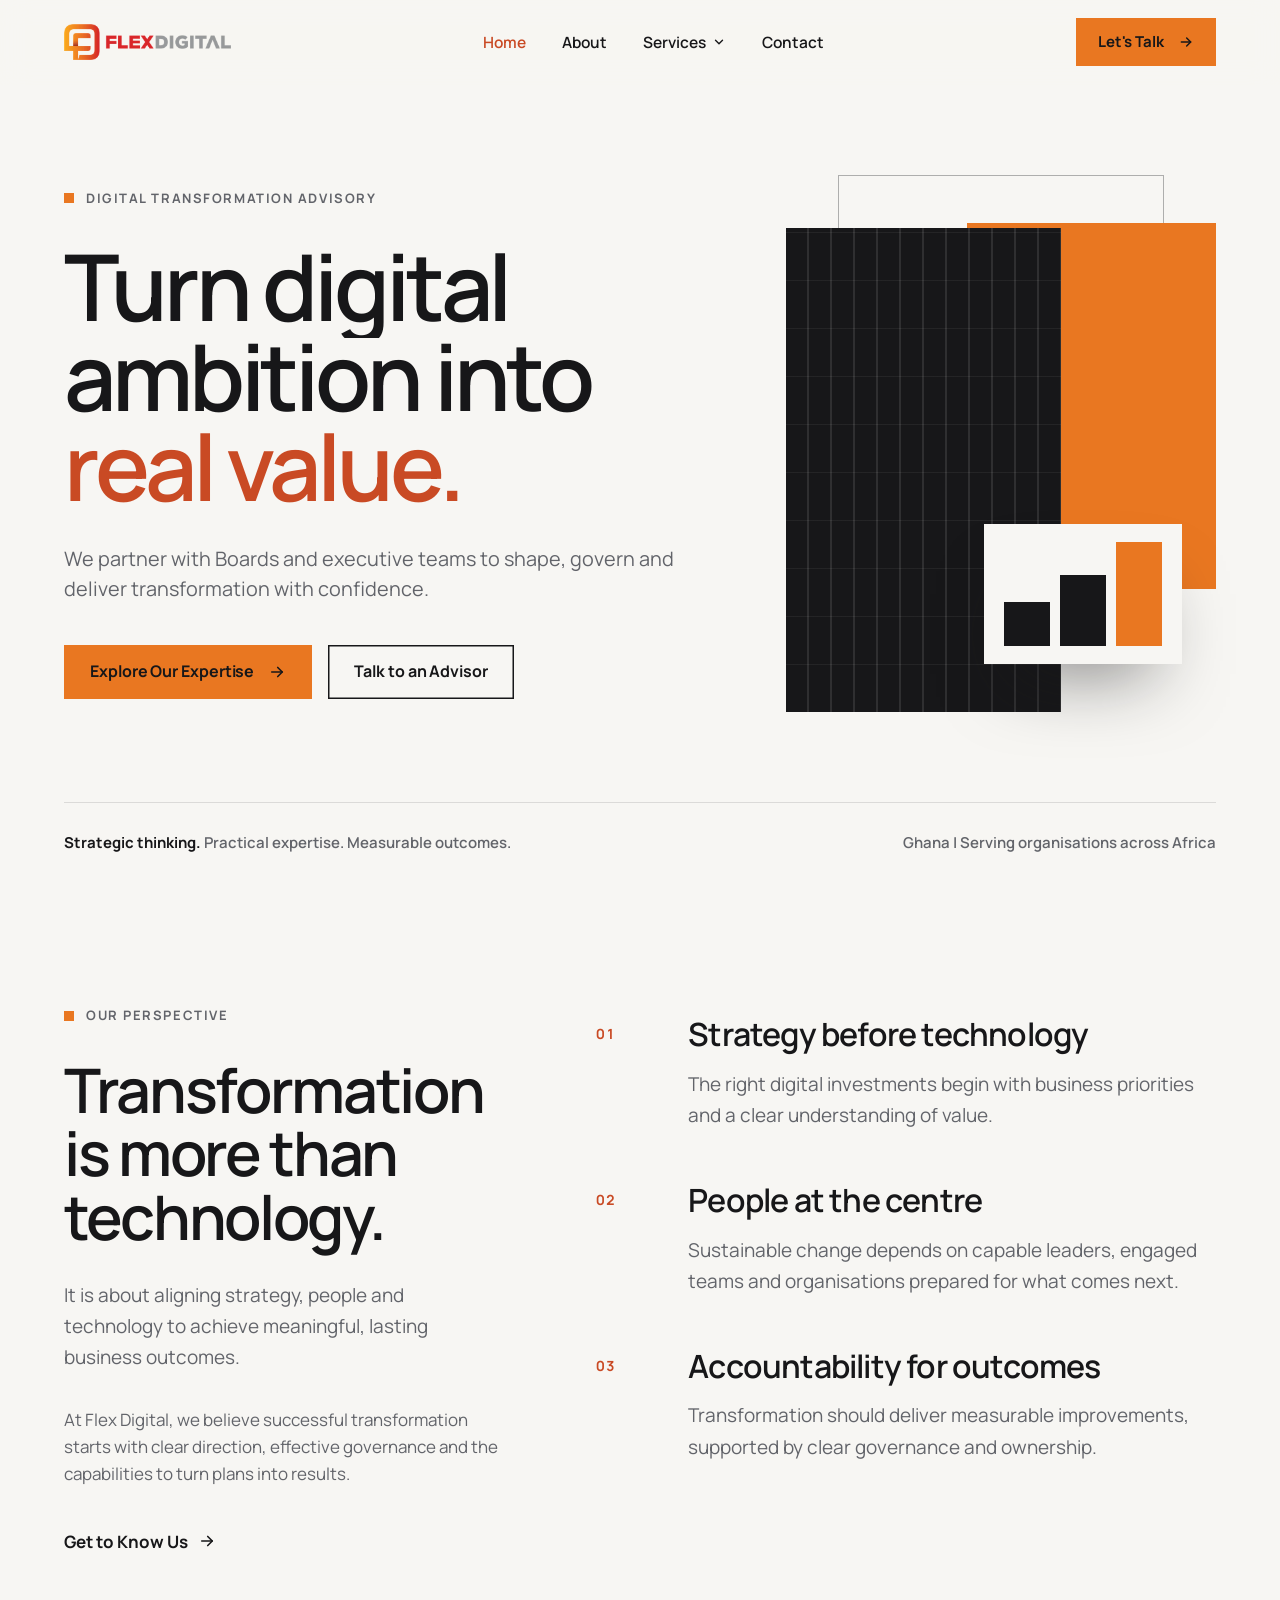
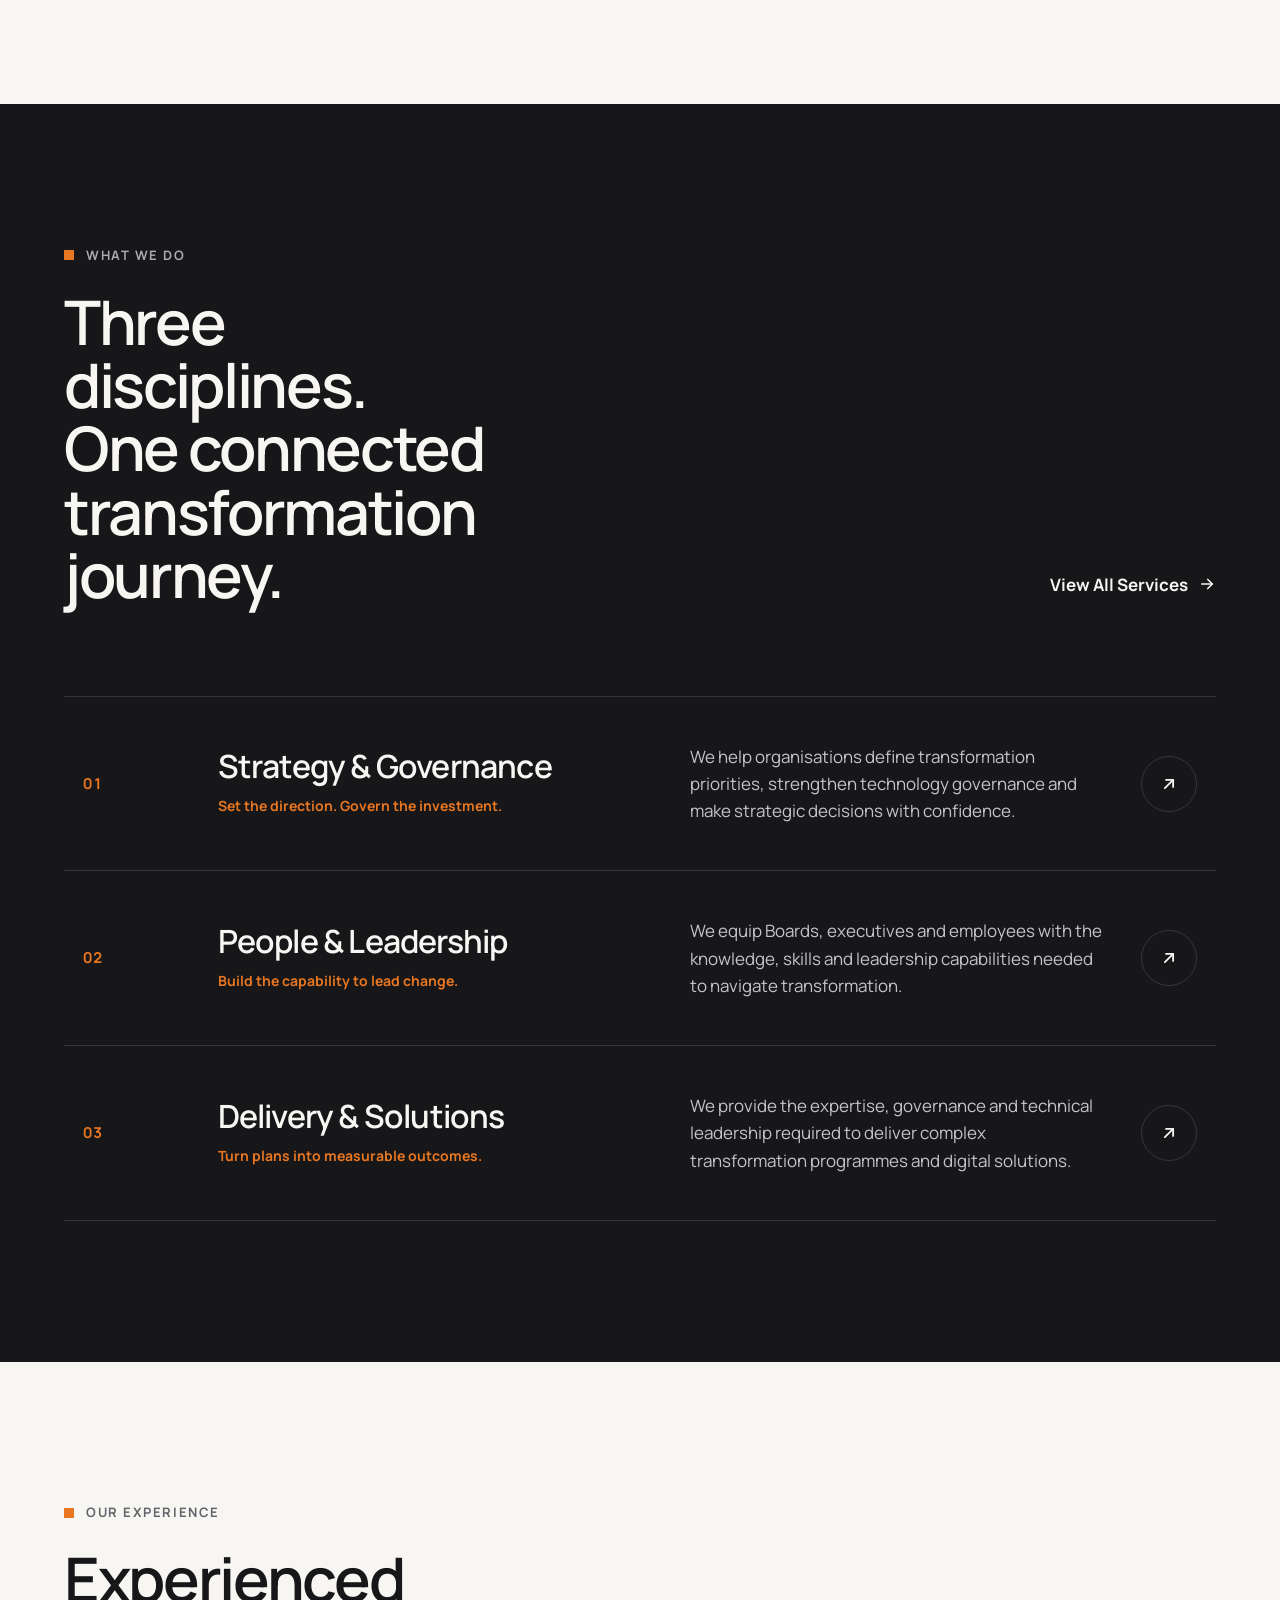
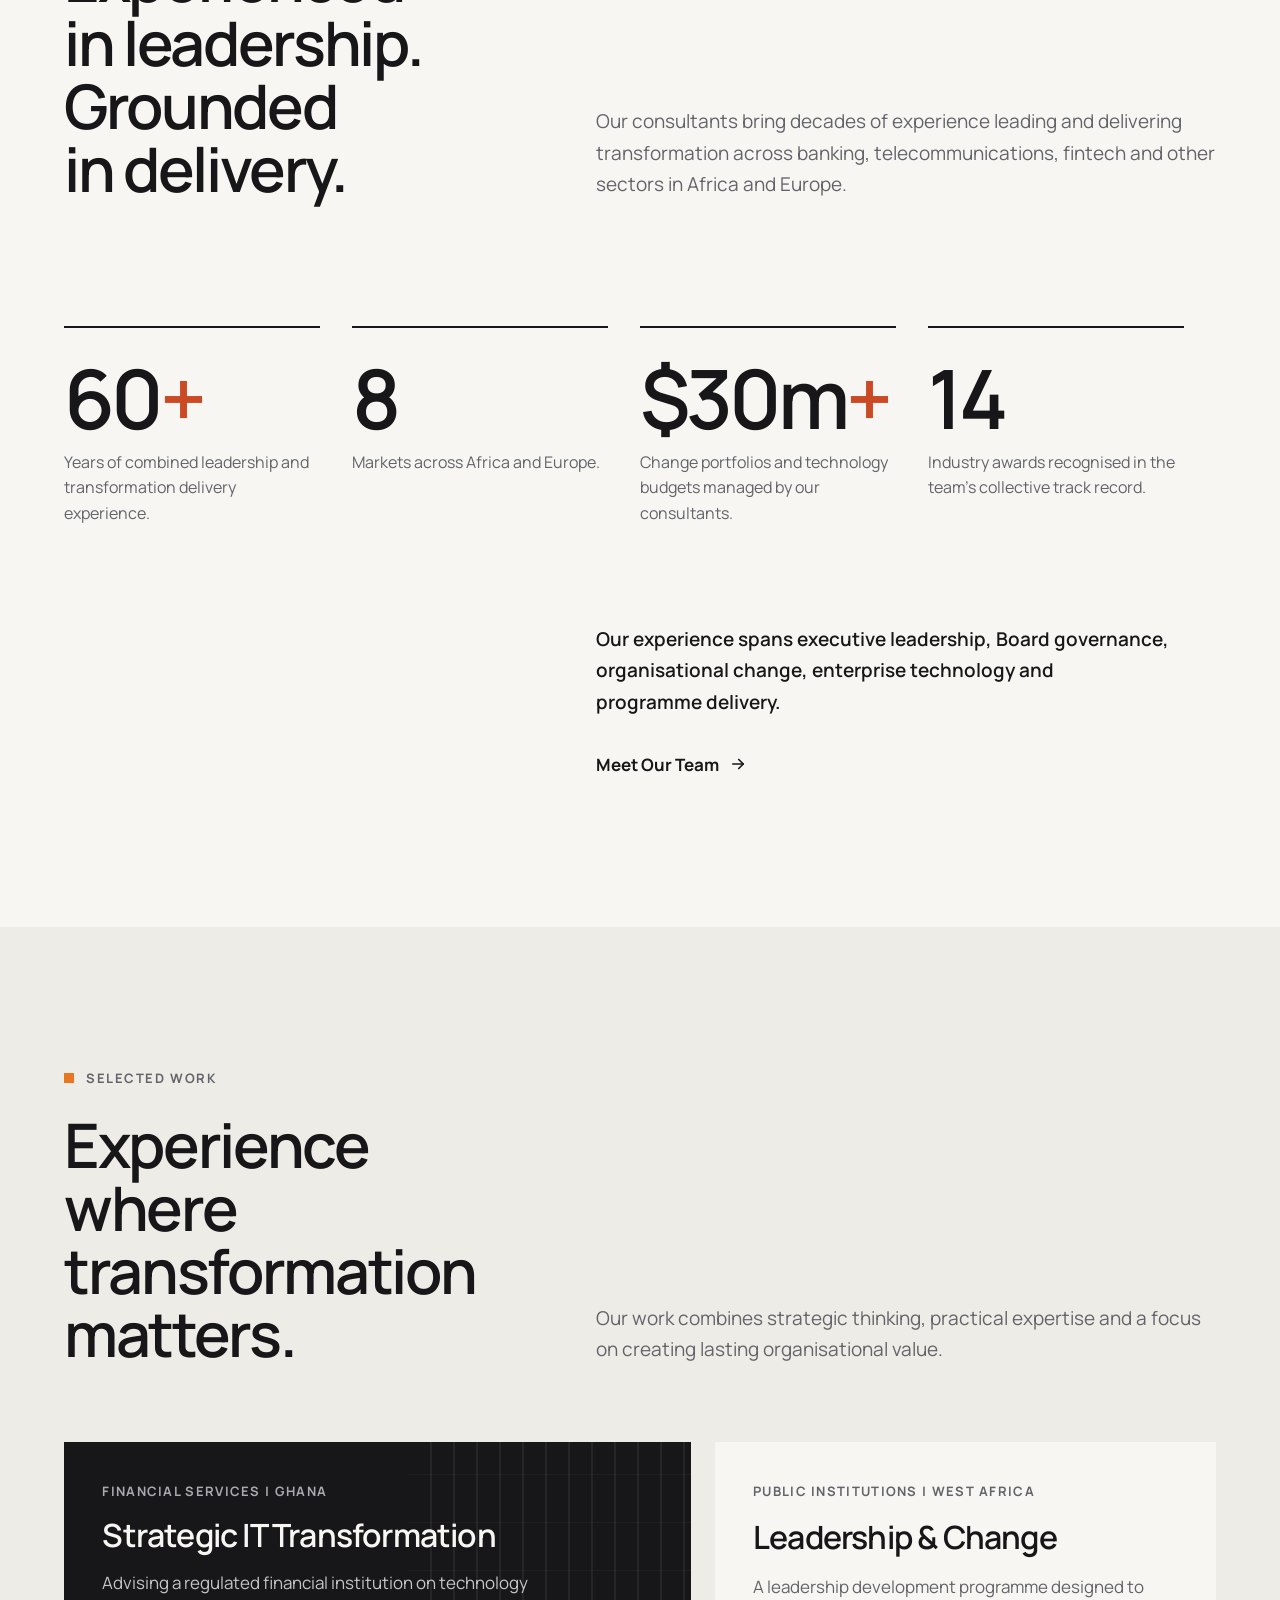
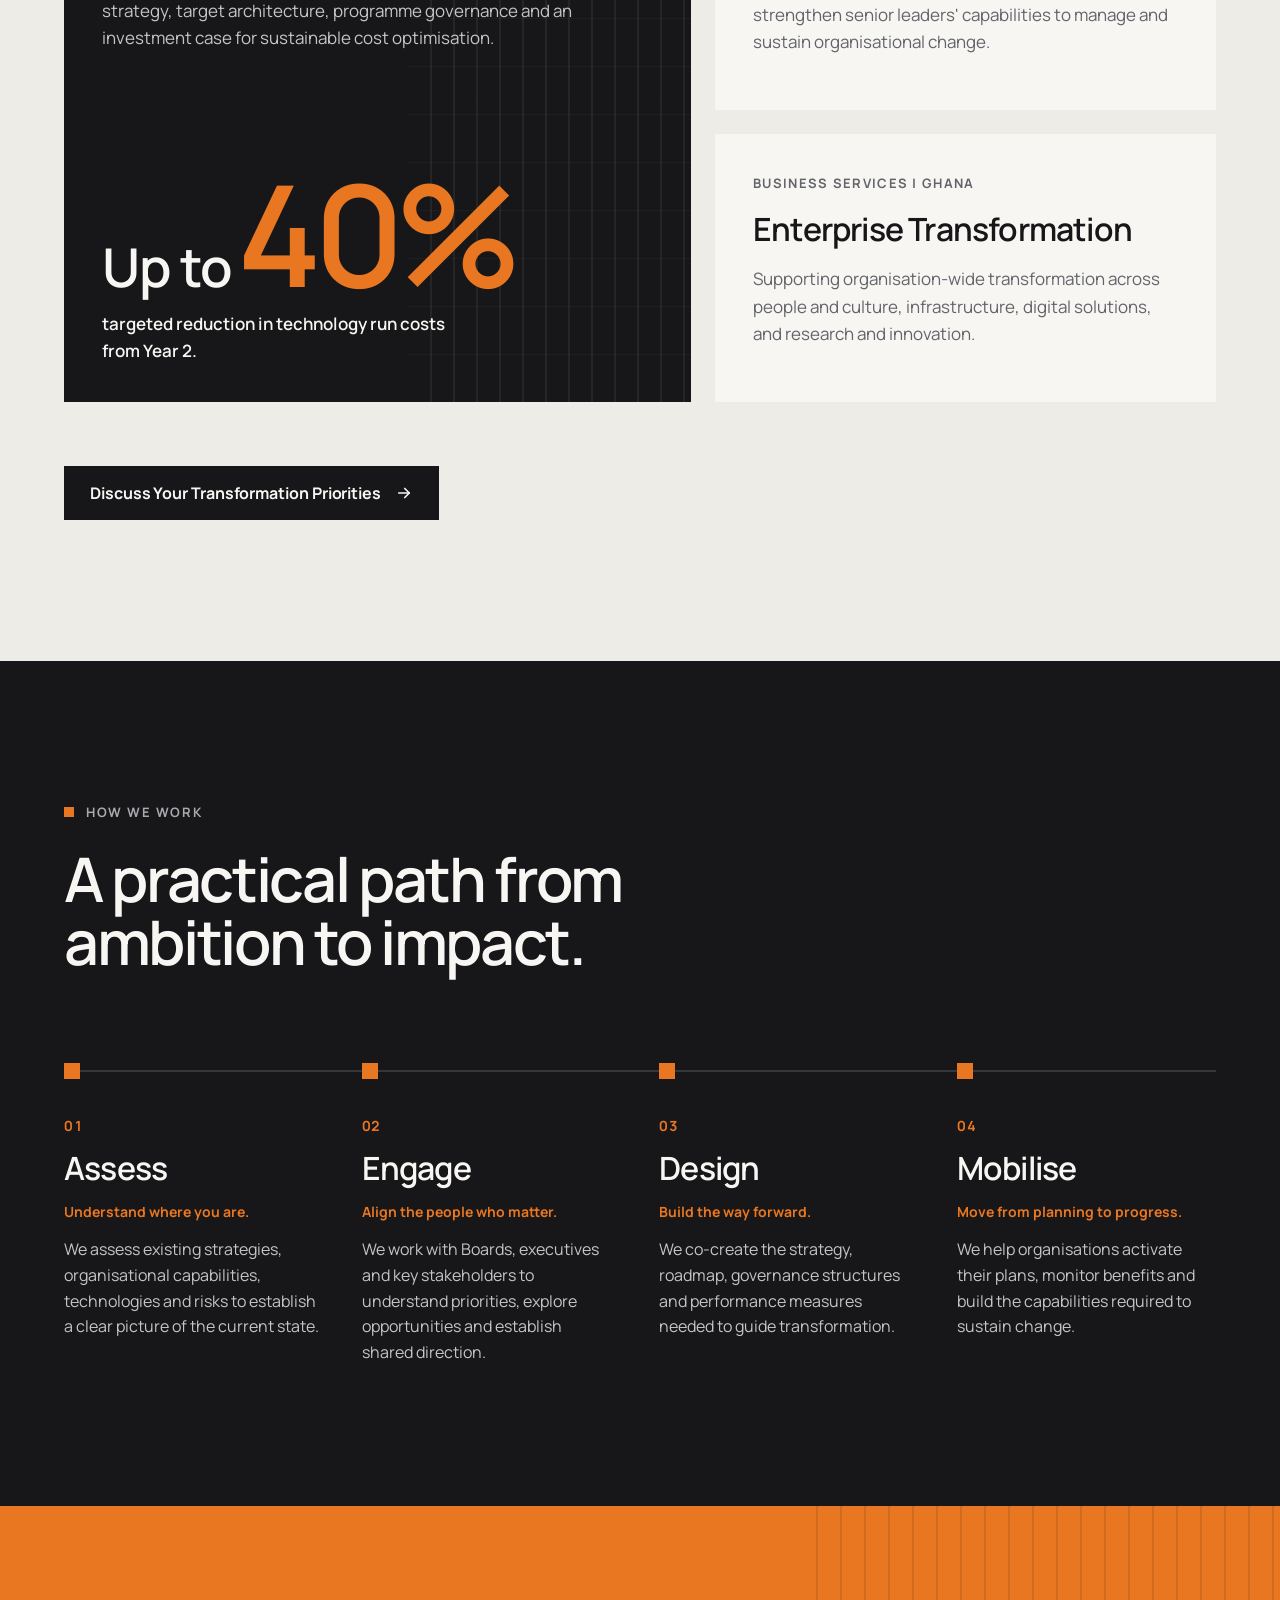
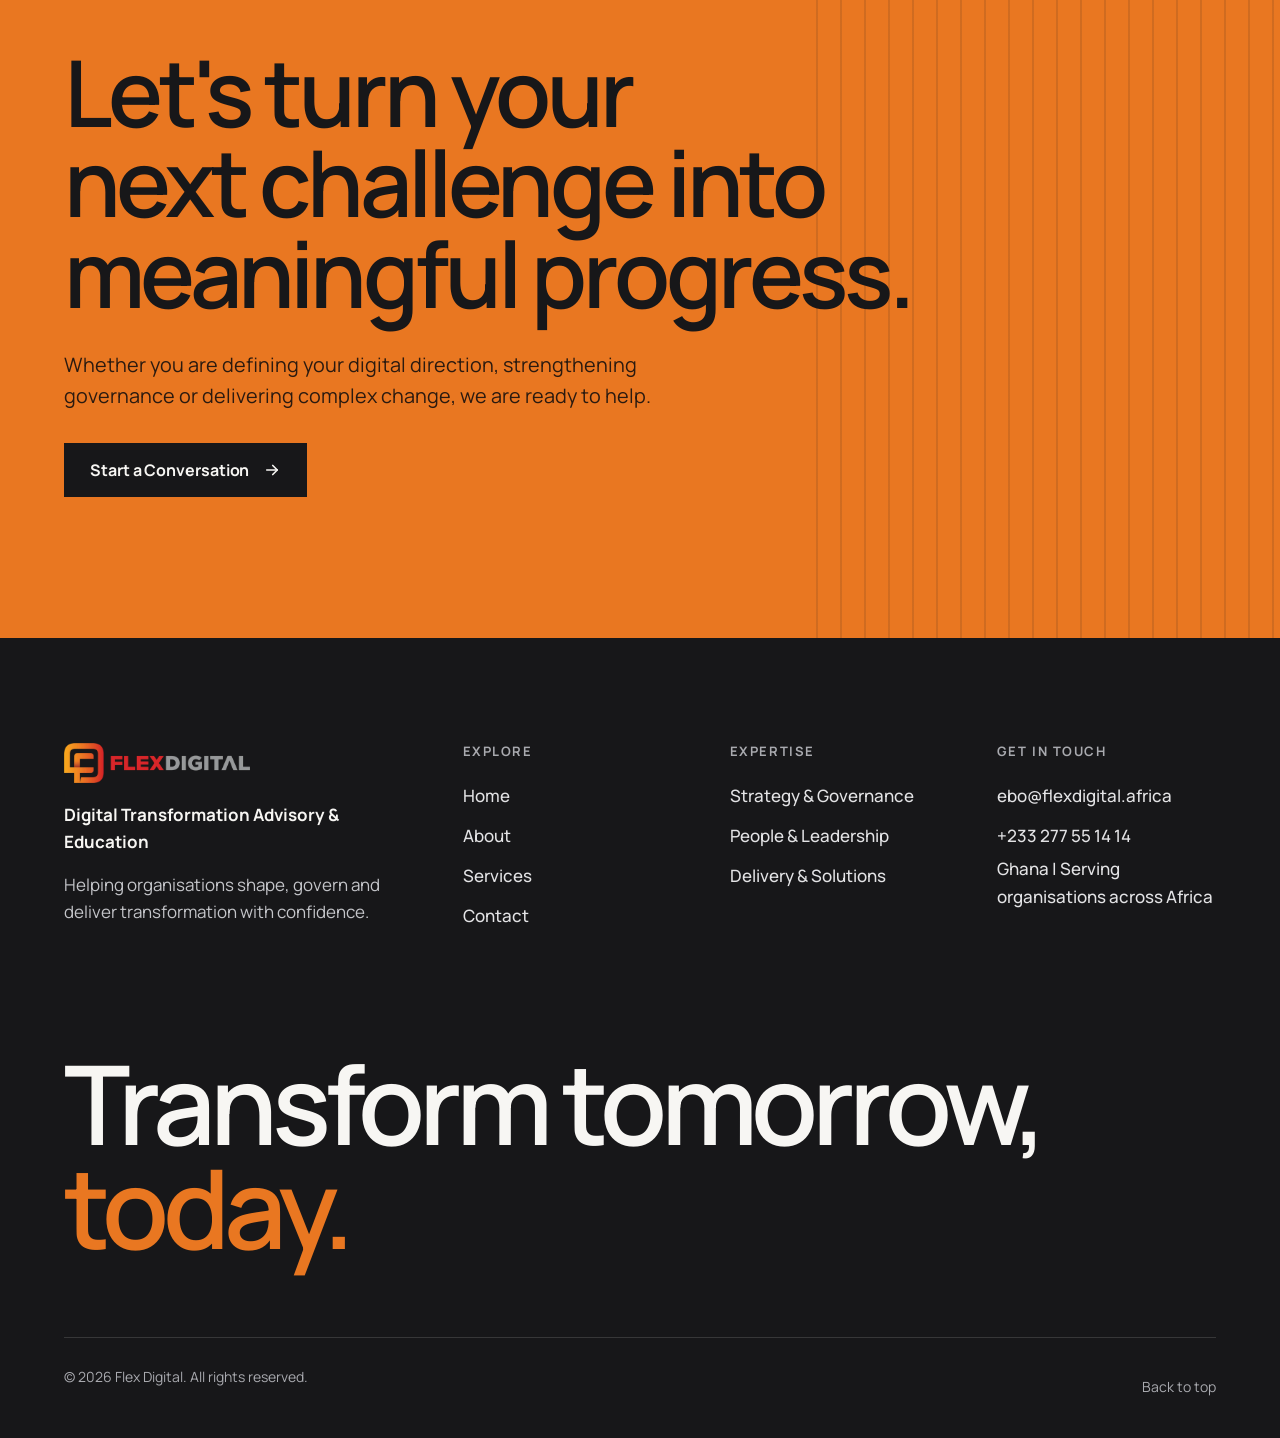
<file: index.html>
<!doctype html>
<html lang="en-GH">
<head>
<meta charset="utf-8">
<meta name="viewport" content="width=device-width, initial-scale=1">
<title>Flex Digital | Digital Transformation Advisory in Ghana</title>
<meta name="description" content="Flex Digital helps Boards and executives across Africa shape, govern and deliver digital transformation, from strategy and governance to delivery. Based in Ghana.">
<meta name="robots" content="index,follow,max-image-preview:large,max-snippet:-1,max-video-preview:-1">
<link rel="canonical" href="https://flexdigital.africa/">
<meta name="author" content="Flex Digital">
<meta name="theme-color" content="#F7F6F3">
<meta property="og:type" content="website">
<meta property="og:site_name" content="Flex Digital">
<meta property="og:locale" content="en_GB">
<meta property="og:title" content="Flex Digital | Digital Transformation Advisory in Ghana">
<meta property="og:description" content="Flex Digital helps Boards and executives across Africa shape, govern and deliver digital transformation, from strategy and governance to delivery. Based in Ghana.">
<meta property="og:url" content="https://flexdigital.africa/">
<meta property="og:image" content="https://flexdigital.africa/assets/og-image.png">
<meta property="og:image:width" content="1200">
<meta property="og:image:height" content="630">
<meta property="og:image:alt" content="Flex Digital: turn digital ambition into real value">
<meta name="twitter:card" content="summary_large_image">
<meta name="twitter:title" content="Flex Digital | Digital Transformation Advisory in Ghana">
<meta name="twitter:description" content="Flex Digital helps Boards and executives across Africa shape, govern and deliver digital transformation, from strategy and governance to delivery. Based in Ghana.">
<meta name="twitter:image" content="https://flexdigital.africa/assets/og-image.png">
<link rel="icon" href="favicon.ico" sizes="48x48">
<link rel="icon" type="image/png" sizes="32x32" href="assets/favicon-32.png">
<link rel="icon" type="image/png" sizes="192x192" href="assets/icon-192.png">
<link rel="apple-touch-icon" href="assets/apple-touch-icon.png">
<link rel="manifest" href="site.webmanifest">
<link rel="alternate" type="text/plain" href="https://flexdigital.africa/llms.txt" title="LLM-readable summary">
<link rel="preconnect" href="https://fonts.googleapis.com">
<link rel="preconnect" href="https://fonts.gstatic.com" crossorigin>
<link href="https://fonts.googleapis.com/css2?family=Manrope:wght@400;500;600;700;800&amp;display=swap" rel="stylesheet">
<link rel="stylesheet" href="assets/site.css">
<script>document.documentElement.className+=' js'</script>
<script type="application/ld+json">{"@context":"https://schema.org","@graph":[{"@type":["Organization","ProfessionalService"],"@id":"https://flexdigital.africa/#organization","name":"Flex Digital","url":"https://flexdigital.africa/","logo":{"@type":"ImageObject","url":"https://flexdigital.africa/assets/logo.png","width":600,"height":129},"image":"https://flexdigital.africa/assets/og-image.png","slogan":"Transform tomorrow, today.","description":"Flex Digital is a Ghana-based digital transformation advisory and education firm helping Boards, executive teams and institutions across Africa shape, govern and deliver transformation.","email":"ebo@flexdigital.africa","telephone":"+233277551414","address":{"@type":"PostalAddress","addressCountry":"GH"},"areaServed":[{"@type":"Country","name":"Ghana"},{"@type":"Continent","name":"Africa"}],"knowsAbout":["Digital transformation","Technology governance","AI governance","Cybersecurity governance","Enterprise architecture","Benefits realisation","Board and executive education","Change leadership","Programme assurance and PMO","Technology due diligence","CTO-as-a-Service"],"founder":[{"@type":"Person","@id":"https://flexdigital.africa/about.html#ebo","name":"Ebo Richardson","jobTitle":"Co-founder and Principal Consultant"},{"@type":"Person","@id":"https://flexdigital.africa/about.html#akua","name":"Akua Richardson","jobTitle":"Co-founder and Managing Consultant"},{"@type":"Person","@id":"https://flexdigital.africa/about.html#collins","name":"Collins Lartey","jobTitle":"Co-founder and Delivery Lead"}],"contactPoint":{"@type":"ContactPoint","contactType":"enquiries","email":"ebo@flexdigital.africa","telephone":"+233277551414","areaServed":"GH","availableLanguage":"English"},"hasOfferCatalog":{"@type":"OfferCatalog","name":"Flex Digital services","itemListElement":[{"@type":"Offer","itemOffered":{"@type":"Service","name":"Strategy & Governance","url":"https://flexdigital.africa/strategy-governance.html","description":"We help organisations define transformation priorities, strengthen technology governance and make strategic decisions with confidence."}},{"@type":"Offer","itemOffered":{"@type":"Service","name":"People & Leadership","url":"https://flexdigital.africa/people-leadership.html","description":"We equip Boards, executives and employees with the knowledge, skills and leadership capabilities needed to navigate transformation."}},{"@type":"Offer","itemOffered":{"@type":"Service","name":"Delivery & Solutions","url":"https://flexdigital.africa/delivery-solutions.html","description":"We provide the expertise, governance and technical leadership required to deliver complex transformation programmes and digital solutions."}}]}},{"@type":"WebSite","@id":"https://flexdigital.africa/#website","url":"https://flexdigital.africa/","name":"Flex Digital","inLanguage":"en-GH","publisher":{"@id":"https://flexdigital.africa/#organization"}},{"@type":"WebPage","@id":"https://flexdigital.africa/#webpage","url":"https://flexdigital.africa/","name":"Flex Digital | Digital Transformation Advisory in Ghana","isPartOf":{"@id":"https://flexdigital.africa/#website"},"about":{"@id":"https://flexdigital.africa/#organization"},"dateModified":"2026-10-14","inLanguage":"en-GH"}]}</script>
</head>
<body>
<div class="page" style="background: #F7F6F3; color: #171719">

<a class="skip" href="#main">Skip to content</a>
<div class="progress" aria-hidden="true"></div>
<header class="nav" id="top">
<div class="wrap nav-in">
<a class="logo" href="index.html" aria-label="Flex Digital home"><img src="assets/logo.webp" srcset="assets/logo.webp 520w, assets/logo@2x.webp 1040w" sizes="160px" width="520" height="112" alt="Flex Digital"></a>
<nav class="menu" aria-label="Main">
<a class="menu-a on" aria-current="page" href="index.html">Home</a>
<a class="menu-a" href="about.html">About</a>
<div class="dd">
<a class="menu-a" href="services.html">Services <svg width="14" height="14" viewBox="0 0 24 24" fill="none" stroke="currentColor" stroke-width="2.4" stroke-linecap="round" stroke-linejoin="round" aria-hidden="true" focusable="false"><path d="M6 9l6 6 6-6"/></svg></a>
<div class="dd-panel">
<a href="services.html"><small>00</small>Overview<svg width="16" height="16" viewBox="0 0 24 24" fill="none" stroke="currentColor" stroke-width="2.2" stroke-linecap="round" stroke-linejoin="round" aria-hidden="true" focusable="false"><path d="M5 12h14"/><path d="M13 6l6 6-6 6"/></svg></a>
<a href="strategy-governance.html"><small>01</small>Strategy &amp; Governance<svg width="16" height="16" viewBox="0 0 24 24" fill="none" stroke="currentColor" stroke-width="2.2" stroke-linecap="round" stroke-linejoin="round" aria-hidden="true" focusable="false"><path d="M5 12h14"/><path d="M13 6l6 6-6 6"/></svg></a>
<a href="people-leadership.html"><small>02</small>People &amp; Leadership<svg width="16" height="16" viewBox="0 0 24 24" fill="none" stroke="currentColor" stroke-width="2.2" stroke-linecap="round" stroke-linejoin="round" aria-hidden="true" focusable="false"><path d="M5 12h14"/><path d="M13 6l6 6-6 6"/></svg></a>
<a href="delivery-solutions.html"><small>03</small>Delivery &amp; Solutions<svg width="16" height="16" viewBox="0 0 24 24" fill="none" stroke="currentColor" stroke-width="2.2" stroke-linecap="round" stroke-linejoin="round" aria-hidden="true" focusable="false"><path d="M5 12h14"/><path d="M13 6l6 6-6 6"/></svg></a>
</div>
</div>
<a class="menu-a" href="contact.html">Contact</a>
</nav>
<a class="btn nav-cta" href="contact.html">Let's Talk <svg width="16" height="16" viewBox="0 0 24 24" fill="none" stroke="currentColor" stroke-width="2.2" stroke-linecap="round" stroke-linejoin="round" aria-hidden="true" focusable="false"><path d="M5 12h14"/><path d="M13 6l6 6-6 6"/></svg></a>
<button class="burger" type="button" aria-label="Open menu" aria-expanded="false" aria-controls="mnav" data-burger>
<svg class="ico-open" width="24" height="24" viewBox="0 0 24 24" fill="none" stroke="currentColor" stroke-width="2" stroke-linecap="round" aria-hidden="true" focusable="false"><path d="M4 8h16"/><path d="M4 16h16"/></svg>
<svg class="ico-close" width="24" height="24" viewBox="0 0 24 24" fill="none" stroke="currentColor" stroke-width="2" stroke-linecap="round" aria-hidden="true" focusable="false"><path d="M6 6l12 12"/><path d="M18 6L6 18"/></svg>
</button>
</div>
<nav class="mnav" id="mnav" aria-label="Mobile" hidden>
<a href="index.html">Home</a>
<a href="about.html">About</a>
<a href="services.html">Services</a>
<a class="sub" href="strategy-governance.html">Strategy &amp; Governance</a>
<a class="sub" href="people-leadership.html">People &amp; Leadership</a>
<a class="sub" href="delivery-solutions.html">Delivery &amp; Solutions</a>
<a href="contact.html">Contact</a>
<a class="btn" href="contact.html">Let's Talk</a>
</nav>
</header>
<main id="main" tabindex="-1">

<!-- Hero -->
<section class="hero">
<div class="wrap">
<div class="hero-grid">
<div class="stack g32">
<p class="eyebrow fade d1">Digital transformation advisory</p>
<h1 class="h-xl">
<span class="mask"><span class="d2">Turn digital</span></span>
<span class="mask"><span class="d3">ambition into</span></span>
<span class="mask"><span class="d4"><em class="accent">real value.</em></span></span>
</h1>
<p class="lead fade d5">We partner with Boards and executive teams to shape, govern and deliver transformation with confidence.</p>
<div class="row fade d6" style="margin-top: 8px">
<a class="btn" href="services.html">Explore Our Expertise <svg width="18" height="18" viewBox="0 0 24 24" fill="none" stroke="currentColor" stroke-width="2.2" stroke-linecap="round" stroke-linejoin="round" aria-hidden="true" focusable="false"><path d="M5 12h14"/><path d="M13 6l6 6-6 6"/></svg></a>
<a class="btn btn-ghost" href="contact.html">Talk to an Advisor</a>
</div>
</div>
<div class="arch" aria-hidden="true">
<div class="arch-frame"></div>
<div class="arch-plane"></div>
<div class="arch-tower"><div class="fins"></div><div class="sheen"></div></div>
<div class="arch-slab"><i></i><i></i><i></i></div>
</div>
</div>
<div class="hero-foot fade d7">
<span><b>Strategic thinking.</b> Practical expertise. Measurable outcomes.</span>
<span>Ghana | Serving organisations across Africa</span>
</div>
</div>
</section>

<!-- Perspective -->
<section class="sec" style="padding-top: 48px">
<div class="wrap split">
<div class="stack g32 sticky">
<p class="eyebrow rv">Our perspective</p>
<h2 class="h-l rv">Transformation is more than technology.</h2>
<p class="body-l rv s2">It is about aligning strategy, people and technology to achieve meaningful, lasting business outcomes.</p>
<p class="body rv s2">At Flex Digital, we believe successful transformation starts with clear direction, effective governance and the capabilities to turn plans into results.</p>
<a class="link rv s3" href="about.html">Get to Know Us <svg width="18" height="18" viewBox="0 0 24 24" fill="none" stroke="currentColor" stroke-width="2.2" stroke-linecap="round" stroke-linejoin="round" aria-hidden="true" focusable="false"><path d="M5 12h14"/><path d="M13 6l6 6-6 6"/></svg></a>
</div>
<div class="principles" style="padding-top: 12px">
<div class="principle rv"><span class="num">01</span><div class="stack g16"><h3 class="h-m">Strategy before technology</h3><p class="body-l">The right digital investments begin with business priorities and a clear understanding of value.</p></div></div>
<div class="principle rv"><span class="num">02</span><div class="stack g16"><h3 class="h-m">People at the centre</h3><p class="body-l">Sustainable change depends on capable leaders, engaged teams and organisations prepared for what comes next.</p></div></div>
<div class="principle rv"><span class="num">03</span><div class="stack g16"><h3 class="h-m">Accountability for outcomes</h3><p class="body-l">Transformation should deliver measurable improvements, supported by clear governance and ownership.</p></div></div>
</div>
</div>
</section>

<!-- Expertise -->
<section class="sec dark">
<div class="wrap">
<div class="split" style="align-items: end">
<div class="stack g24">
<p class="eyebrow rv">What we do</p>
<h2 class="h-l rv">Three disciplines. One connected transformation journey.</h2>
</div>
<div class="row rv s2" style="justify-content: flex-end"><a class="link" href="services.html">View All Services <svg width="18" height="18" viewBox="0 0 24 24" fill="none" stroke="currentColor" stroke-width="2.2" stroke-linecap="round" stroke-linejoin="round" aria-hidden="true" focusable="false"><path d="M5 12h14"/><path d="M13 6l6 6-6 6"/></svg></a></div>
</div>
<div class="pillars">
<a class="pillar rv" href="strategy-governance.html" aria-label="Explore Strategy &amp; Governance">
<span class="num">01</span>
<div><h3 class="h-m">Strategy &amp; Governance</h3><span class="tag">Set the direction. Govern the investment.</span></div>
<p class="body">We help organisations define transformation priorities, strengthen technology governance and make strategic decisions with confidence.</p>
<span class="circ"><svg width="20" height="20" viewBox="0 0 24 24" fill="none" stroke="currentColor" stroke-width="2.2" stroke-linecap="round" stroke-linejoin="round" aria-hidden="true" focusable="false"><path d="M5 12h14"/><path d="M13 6l6 6-6 6"/></svg></span>
</a>
<a class="pillar rv" href="people-leadership.html" aria-label="Explore People &amp; Leadership">
<span class="num">02</span>
<div><h3 class="h-m">People &amp; Leadership</h3><span class="tag">Build the capability to lead change.</span></div>
<p class="body">We equip Boards, executives and employees with the knowledge, skills and leadership capabilities needed to navigate transformation.</p>
<span class="circ"><svg width="20" height="20" viewBox="0 0 24 24" fill="none" stroke="currentColor" stroke-width="2.2" stroke-linecap="round" stroke-linejoin="round" aria-hidden="true" focusable="false"><path d="M5 12h14"/><path d="M13 6l6 6-6 6"/></svg></span>
</a>
<a class="pillar rv" href="delivery-solutions.html" aria-label="Explore Delivery &amp; Solutions">
<span class="num">03</span>
<div><h3 class="h-m">Delivery &amp; Solutions</h3><span class="tag">Turn plans into measurable outcomes.</span></div>
<p class="body">We provide the expertise, governance and technical leadership required to deliver complex transformation programmes and digital solutions.</p>
<span class="circ"><svg width="20" height="20" viewBox="0 0 24 24" fill="none" stroke="currentColor" stroke-width="2.2" stroke-linecap="round" stroke-linejoin="round" aria-hidden="true" focusable="false"><path d="M5 12h14"/><path d="M13 6l6 6-6 6"/></svg></span>
</a>
</div>
</div>
</section>

<!-- Experience -->
<section class="sec">
<div class="wrap">
<div class="split" style="align-items: end">
<div class="stack g24">
<p class="eyebrow rv">Our experience</p>
<h2 class="h-l rv">Experienced in leadership. Grounded in delivery.</h2>
</div>
<p class="body-l rv s2">Our consultants bring decades of experience leading and delivering transformation across banking, telecommunications, fintech and other sectors in Africa and Europe.</p>
</div>
<div class="stats" style="margin-top: clamp(56px, 7vw, 104px)">
<div class="stat rv"><div class="stat-line rv-line"></div><b>60<em>+</em></b><p>Years of combined leadership and transformation delivery experience.</p></div>
<div class="stat rv s2"><div class="stat-line rv-line"></div><b>8</b><p>Markets across Africa and Europe.</p></div>
<div class="stat rv s3"><div class="stat-line rv-line"></div><b>$30m<em>+</em></b><p>Change portfolios and technology budgets managed by our consultants.</p></div>
<div class="stat rv s4"><div class="stat-line rv-line"></div><b>14</b><p>Industry awards recognised in the team's collective track record.</p></div>
</div>
<div class="split" style="margin-top: clamp(56px, 7vw, 96px); align-items: center">
<div></div>
<div class="stack g24 rv">
<p class="body-l" style="color: #171719; font-weight: 600">Our experience spans executive leadership, Board governance, organisational change, enterprise technology and programme delivery.</p>
<a class="link" href="about.html#team">Meet Our Team <svg width="18" height="18" viewBox="0 0 24 24" fill="none" stroke="currentColor" stroke-width="2.2" stroke-linecap="round" stroke-linejoin="round" aria-hidden="true" focusable="false"><path d="M5 12h14"/><path d="M13 6l6 6-6 6"/></svg></a>
</div>
</div>
</div>
</section>

<!-- Selected work -->
<section class="sec tint">
<div class="wrap">
<div class="split" style="align-items: end; margin-bottom: clamp(48px, 6vw, 88px)">
<div class="stack g24">
<p class="eyebrow rv">Selected work</p>
<h2 class="h-l rv">Experience where transformation matters.</h2>
</div>
<p class="body-l rv s2">Our work combines strategic thinking, practical expertise and a focus on creating lasting organisational value.</p>
</div>
<div class="work">
<article class="case feat rv">
<div class="fins" aria-hidden="true"></div>
<div class="stack g16" style="position: relative">
<p class="case-meta">Financial Services | Ghana</p>
<h3 class="h-m">Strategic IT Transformation</h3>
<p class="body" style="max-width: 480px">Advising a regulated financial institution on technology strategy, target architecture, programme governance and an investment case for sustainable cost optimisation.</p>
</div>
<div class="stack g16" style="position: relative">
<p class="big-fig"><small>Up to</small>40%</p>
<p style="font-weight: 600; max-width: 380px">targeted reduction in technology run costs from Year 2.</p>
</div>
</article>
<div class="work-side">
<article class="case rv s2">
<p class="case-meta">Public Institutions | West Africa</p>
<h3 class="h-m">Leadership &amp; Change</h3>
<p class="body">A leadership development programme designed to strengthen senior leaders' capabilities to manage and sustain organisational change.</p>
</article>
<article class="case rv s3">
<p class="case-meta">Business Services | Ghana</p>
<h3 class="h-m">Enterprise Transformation</h3>
<p class="body">Supporting organisation-wide transformation across people and culture, infrastructure, digital solutions, and research and innovation.</p>
</article>
</div>
</div>
<div class="row rv" style="margin-top: clamp(40px, 5vw, 64px)"><a class="btn btn-ink" href="contact.html">Discuss Your Transformation Priorities <svg width="18" height="18" viewBox="0 0 24 24" fill="none" stroke="currentColor" stroke-width="2.2" stroke-linecap="round" stroke-linejoin="round" aria-hidden="true" focusable="false"><path d="M5 12h14"/><path d="M13 6l6 6-6 6"/></svg></a></div>
</div>
</section>

<!-- Approach -->
<section class="sec dark">
<div class="wrap">
<div class="stack g24" style="max-width: 860px">
<p class="eyebrow rv">How we work</p>
<h2 class="h-l rv">A practical path from ambition to impact.</h2>
</div>
<div class="steps-wrap">
<div class="steps-line" aria-hidden="true"><span class="rv-line"></span></div>
<ol class="steps">
<li class="step rv"><div class="step-dot" aria-hidden="true"></div><span class="num">01</span><h3 class="h-m">Assess</h3><span class="tag">Understand where you are.</span><p class="body">We assess existing strategies, organisational capabilities, technologies and risks to establish a clear picture of the current state.</p></li>
<li class="step rv s2"><div class="step-dot" aria-hidden="true"></div><span class="num">02</span><h3 class="h-m">Engage</h3><span class="tag">Align the people who matter.</span><p class="body">We work with Boards, executives and key stakeholders to understand priorities, explore opportunities and establish shared direction.</p></li>
<li class="step rv s3"><div class="step-dot" aria-hidden="true"></div><span class="num">03</span><h3 class="h-m">Design</h3><span class="tag">Build the way forward.</span><p class="body">We co-create the strategy, roadmap, governance structures and performance measures needed to guide transformation.</p></li>
<li class="step rv s4"><div class="step-dot" aria-hidden="true"></div><span class="num">04</span><h3 class="h-m">Mobilise</h3><span class="tag">Move from planning to progress.</span><p class="body">We help organisations activate their plans, monitor benefits and build the capabilities required to sustain change.</p></li>
</ol>
</div>
</div>
</section>

<section class="sec cta orange">
<div class="cta-fins" aria-hidden="true"></div>
<div class="wrap stack g32">
<h2 class="h-xl rv" style="max-width: 1040px">Let's turn your next challenge into meaningful progress.</h2>
<p class="lead rv s2">Whether you are defining your digital direction, strengthening governance or delivering complex change, we are ready to help.</p>
<div class="row rv s3"><a class="btn btn-ink" href="contact.html">Start a Conversation <svg width="18" height="18" viewBox="0 0 24 24" fill="none" stroke="currentColor" stroke-width="2.2" stroke-linecap="round" stroke-linejoin="round" aria-hidden="true" focusable="false"><path d="M5 12h14"/><path d="M13 6l6 6-6 6"/></svg></a></div>
</div>
</section>
</main>

<footer class="foot dark">
<div class="wrap">
<div class="foot-grid">
<div class="stack g16">
<a class="logo" href="index.html" aria-label="Flex Digital home"><img src="assets/logo.webp" srcset="assets/logo.webp 520w, assets/logo@2x.webp 1040w" sizes="160px" width="520" height="112" alt="Flex Digital"></a>
<p style="font-weight: 700; color: #F7F6F3">Digital Transformation Advisory &amp; Education</p>
<p class="body" style="max-width: 340px">Helping organisations shape, govern and deliver transformation with confidence.</p>
</div>
<div><h4>Explore</h4><div class="foot-links"><a href="index.html">Home</a><a href="about.html">About</a><a href="services.html">Services</a><a href="contact.html">Contact</a></div></div>
<div><h4>Expertise</h4><div class="foot-links"><a href="strategy-governance.html">Strategy &amp; Governance</a><a href="people-leadership.html">People &amp; Leadership</a><a href="delivery-solutions.html">Delivery &amp; Solutions</a></div></div>
<div><h4>Get in touch</h4><address class="foot-links"><a href="mailto:ebo@flexdigital.africa">ebo@flexdigital.africa</a><a href="tel:+233277551414">+233 277 55 14 14</a><span>Ghana | Serving organisations across Africa</span></address></div>
</div>
<p class="foot-close">Transform tomorrow, <em>today.</em></p>
<div class="foot-bar">
<span>&copy; 2026 Flex Digital. All rights reserved.</span>
<a href="#top">Back to top</a>
</div>
</div>
</footer>
</div>
<script src="assets/site.js" defer></script>
</body>
</html>
</file>
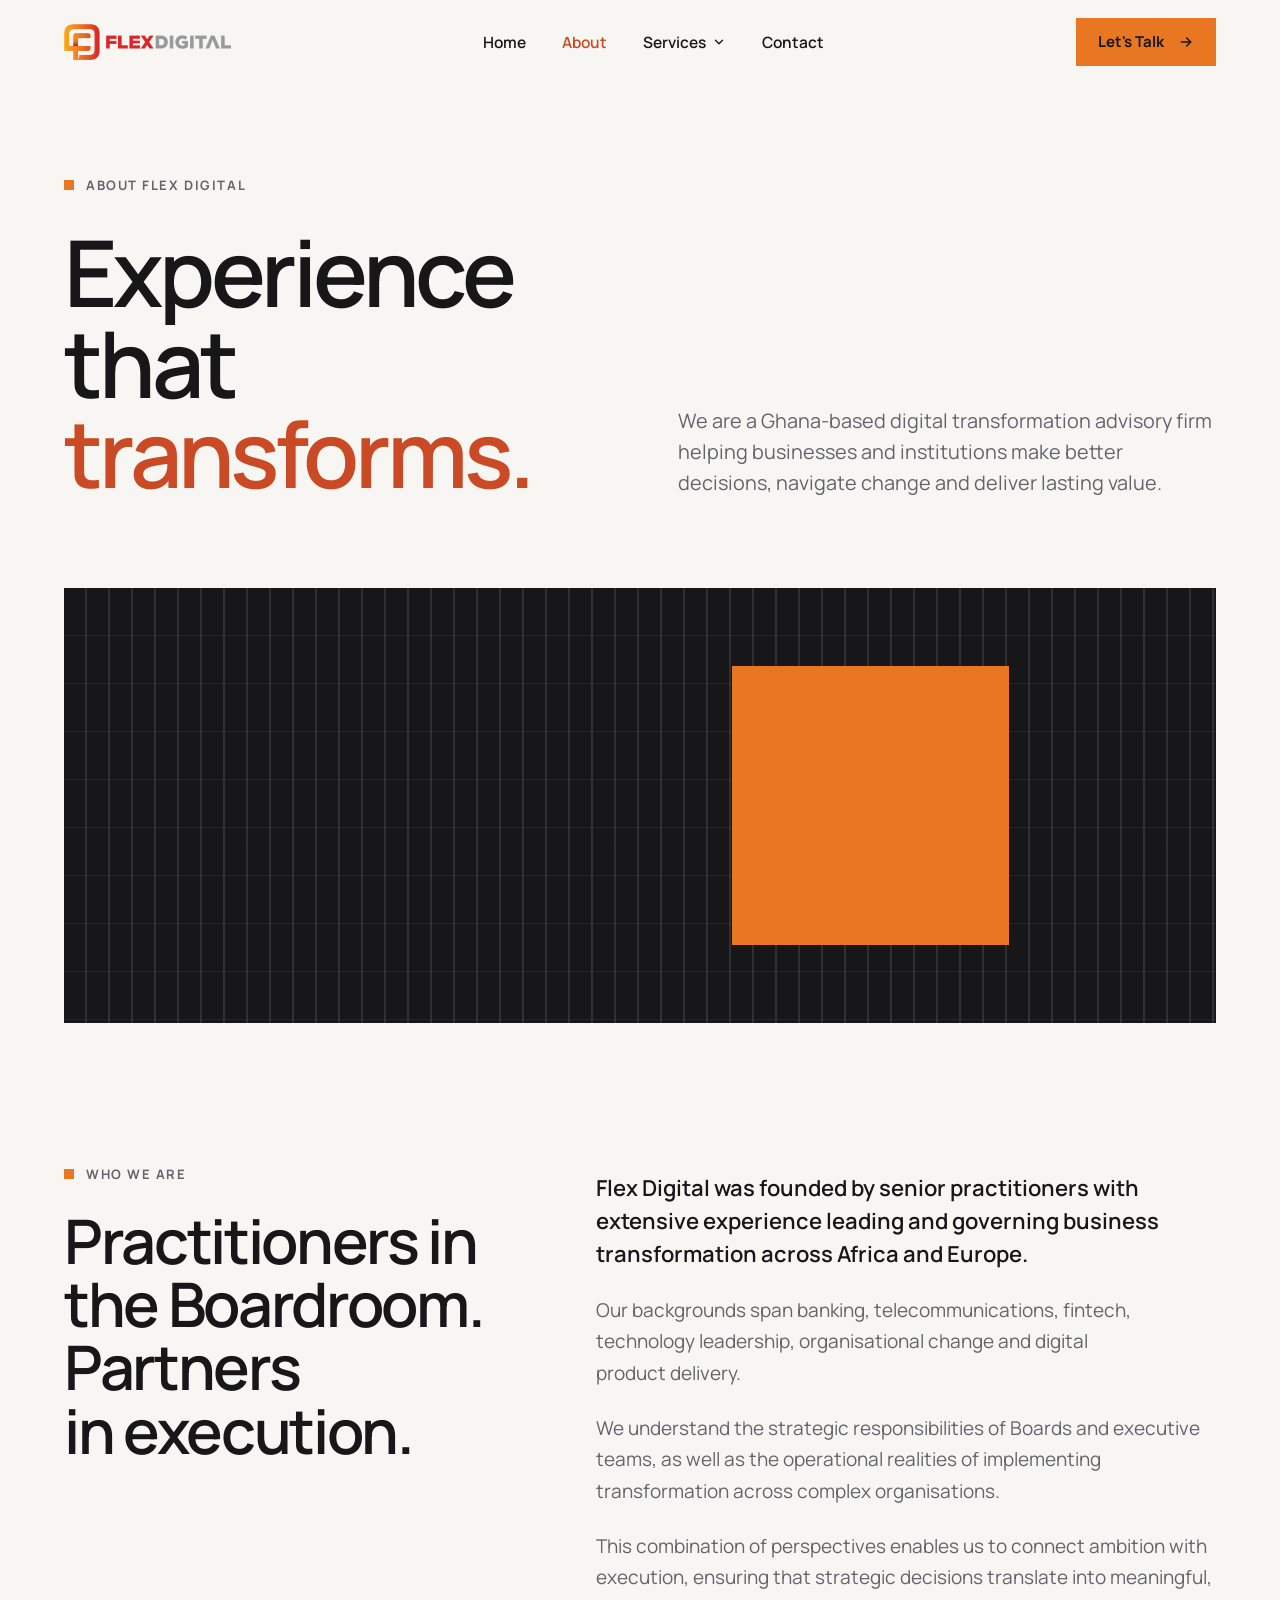
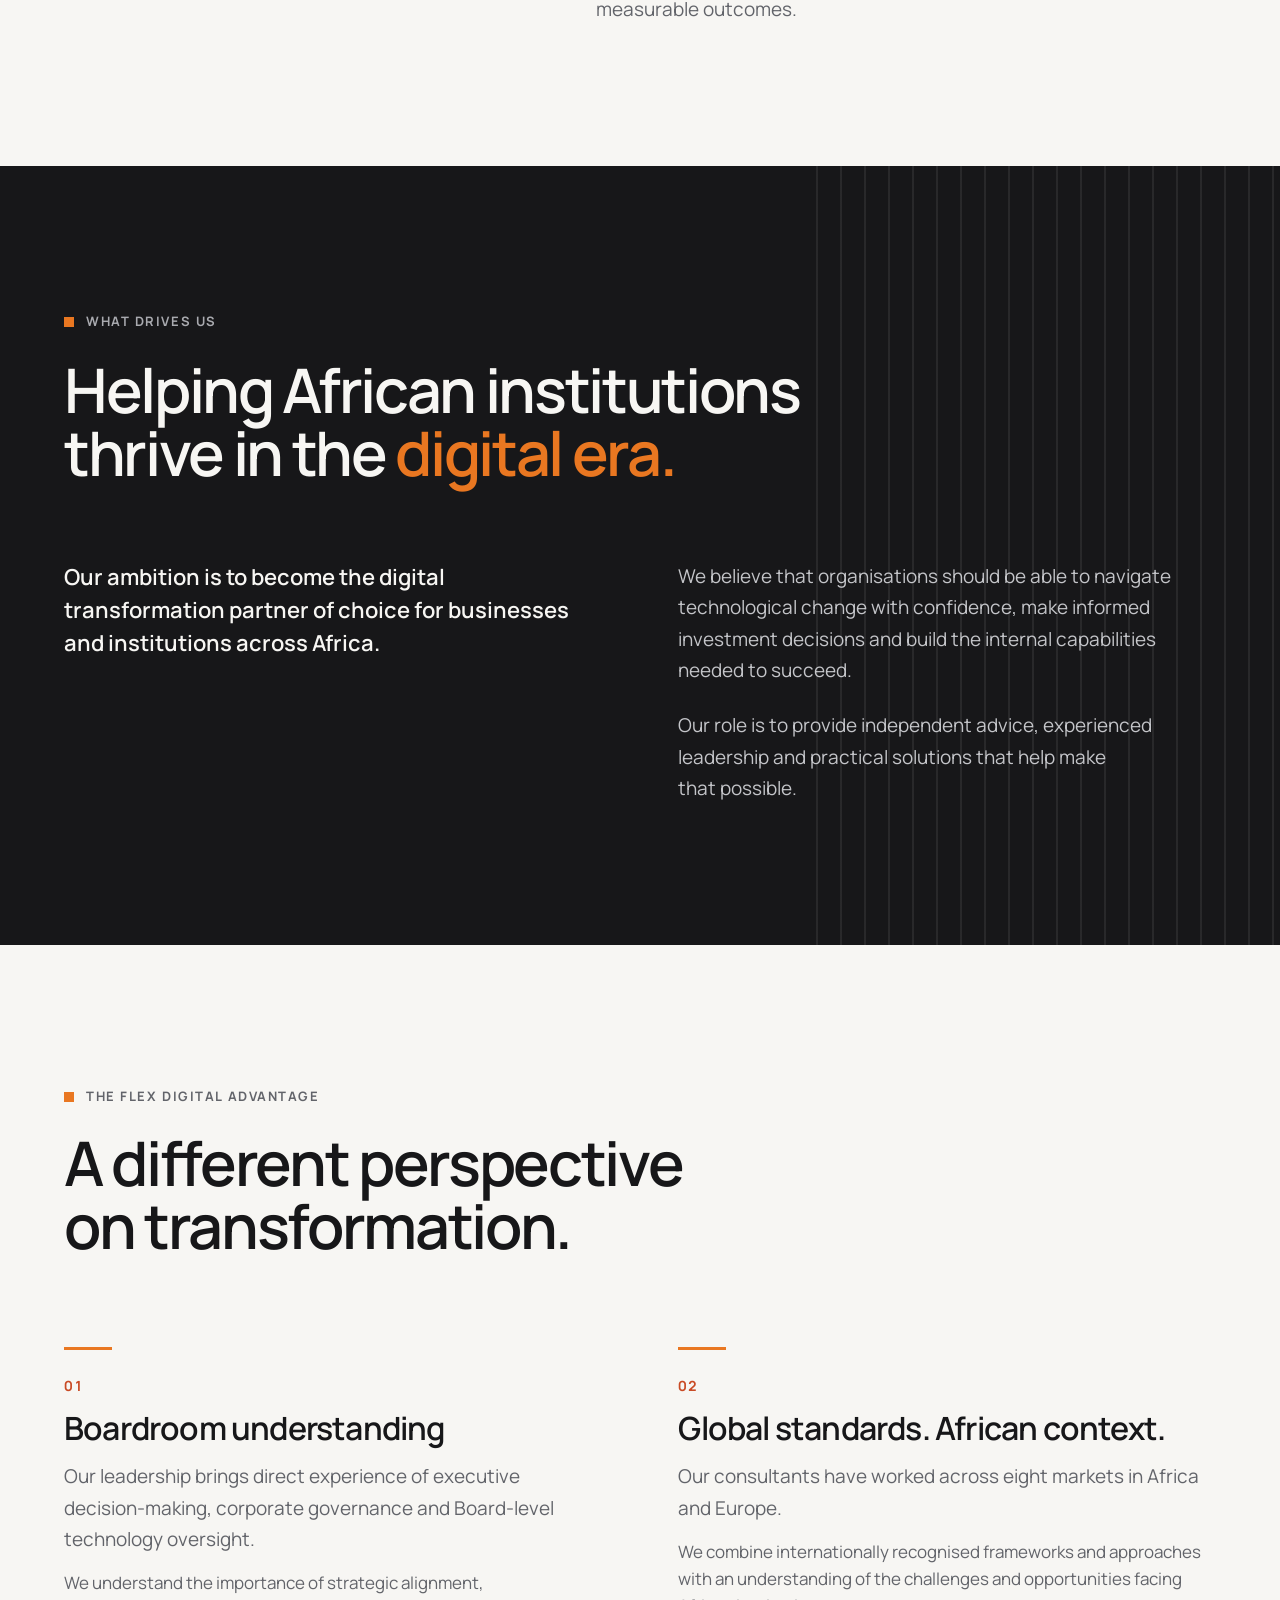
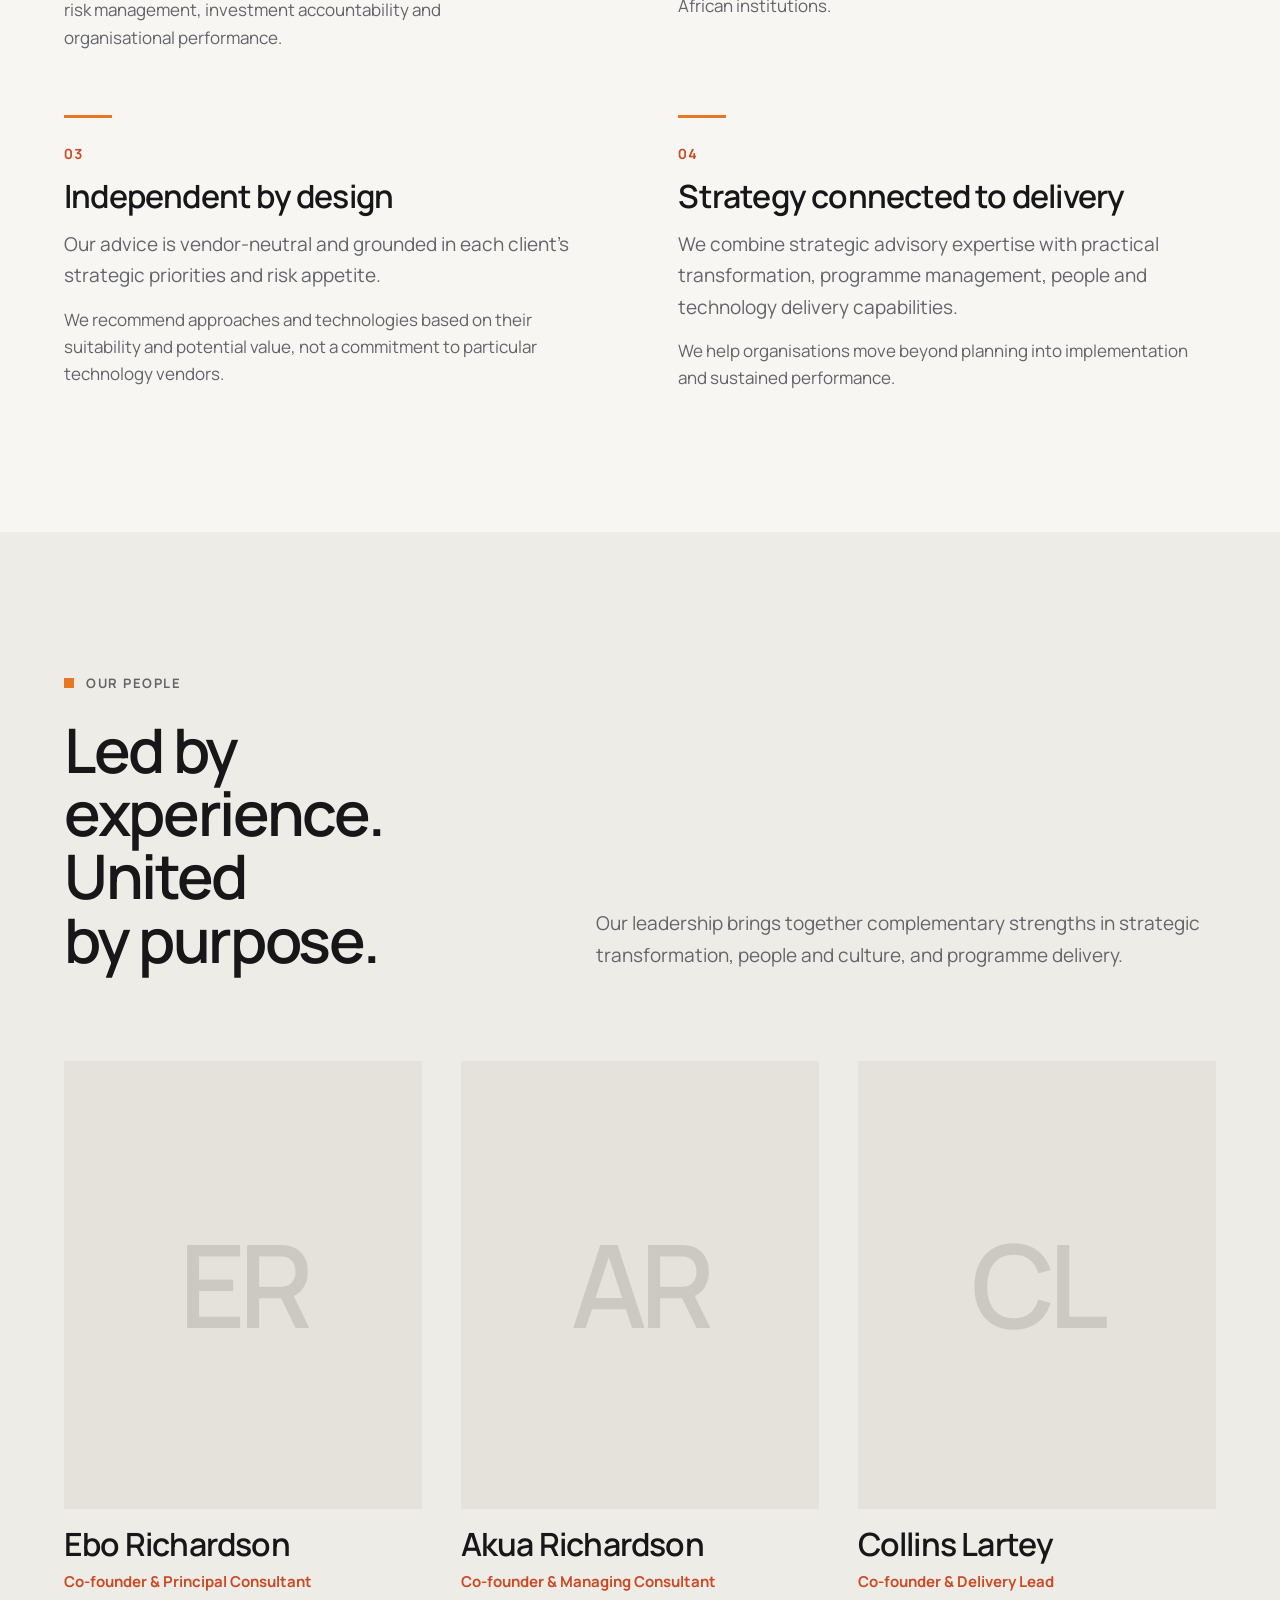
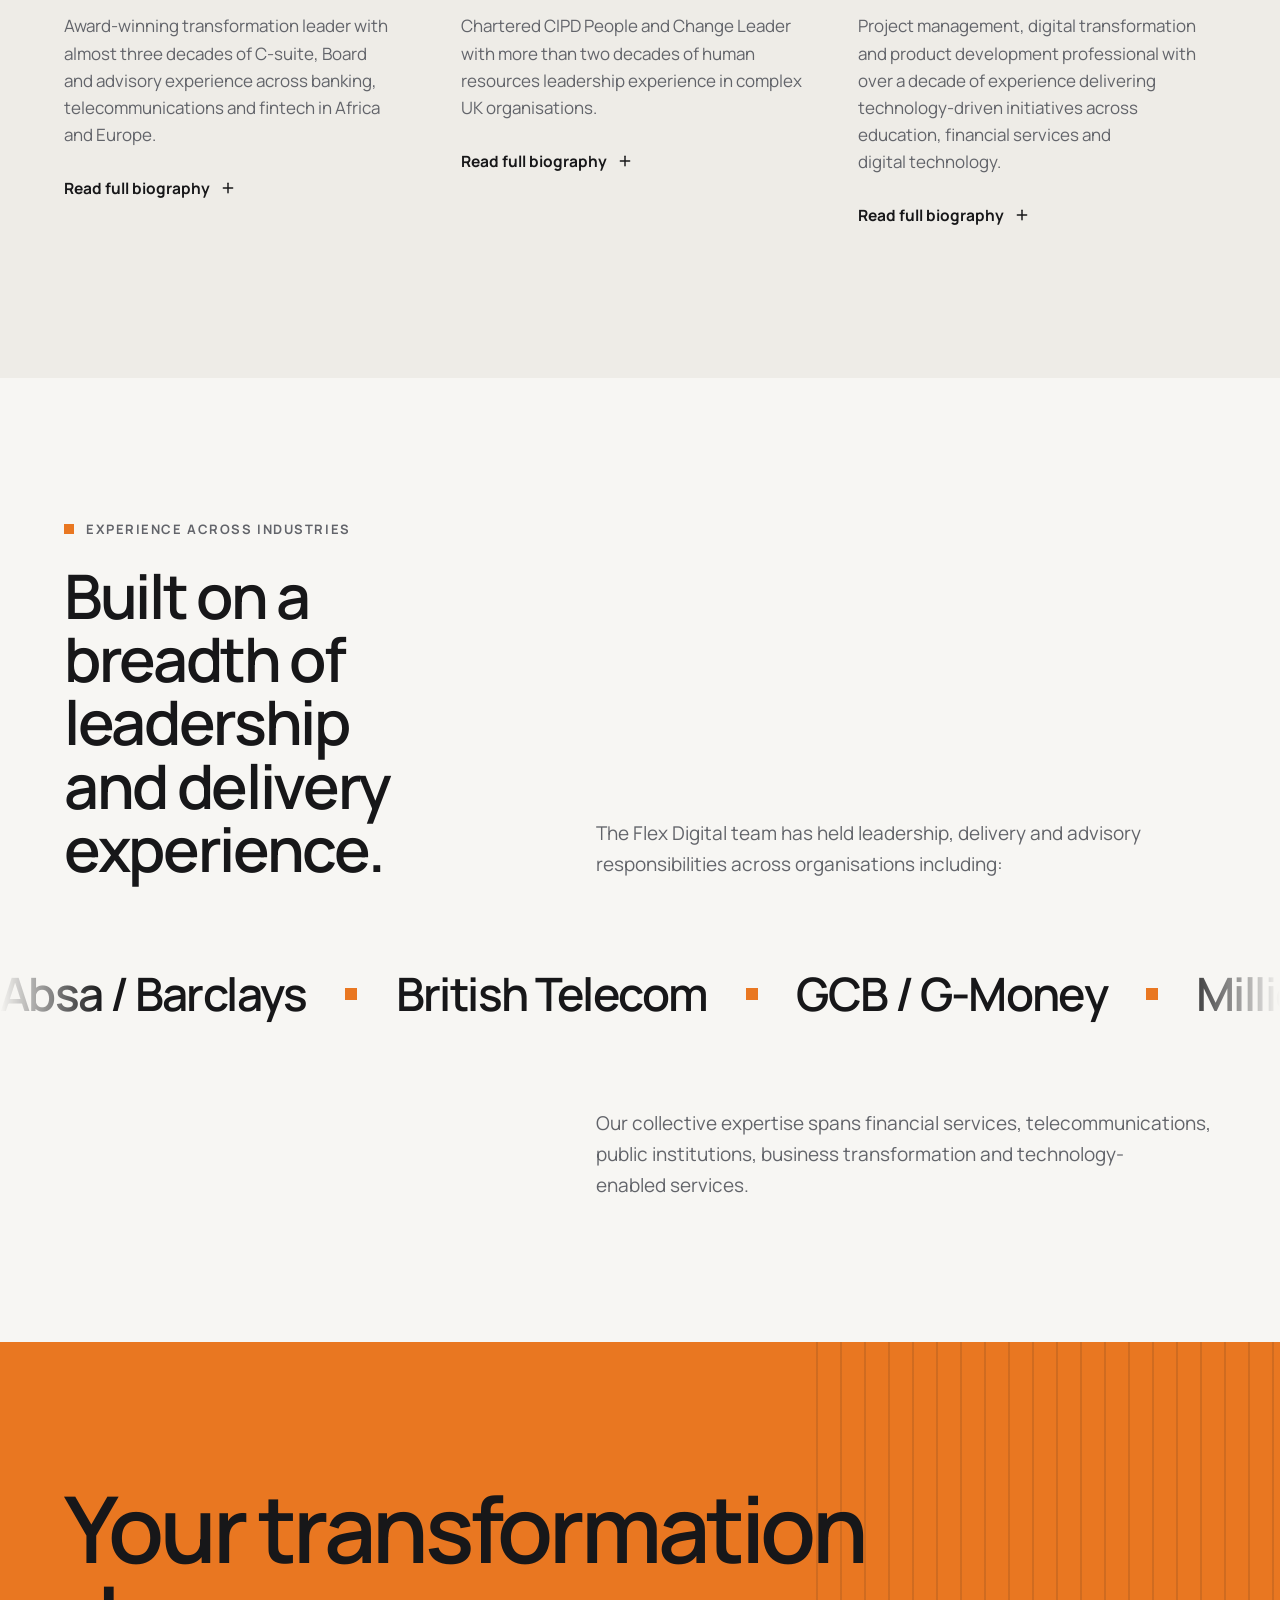
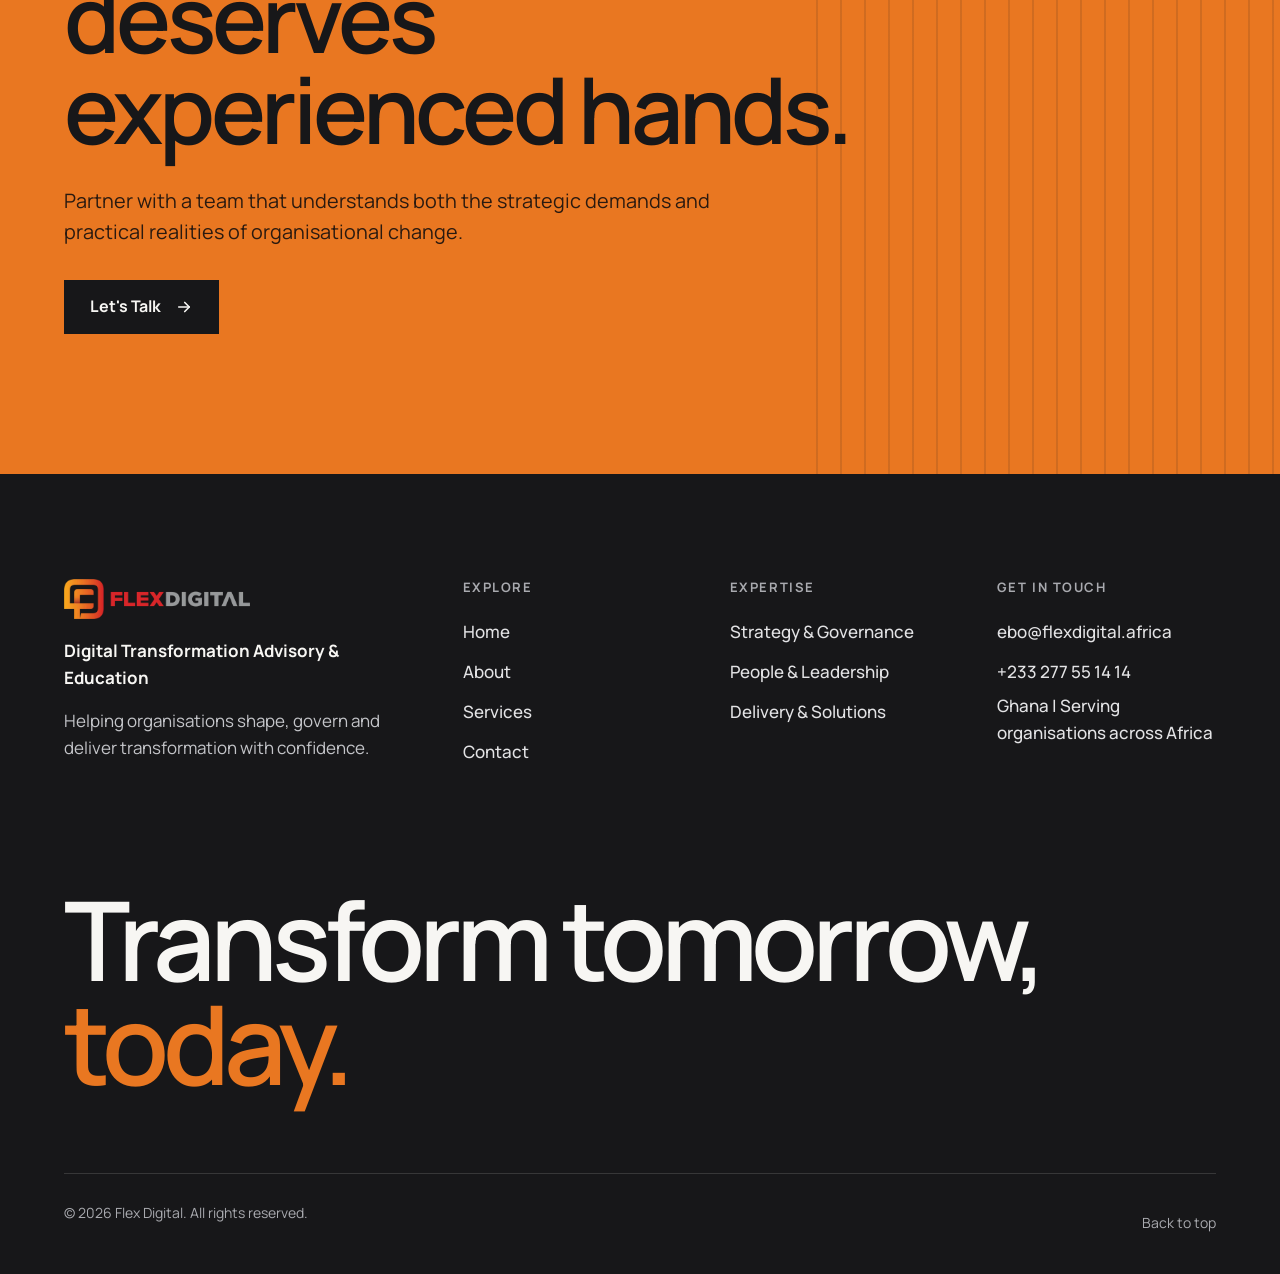
<file: about.html>
<!doctype html>
<html lang="en-GH">
<head>
<meta charset="utf-8">
<meta name="viewport" content="width=device-width, initial-scale=1">
<title>About Flex Digital | Transformation Leaders in Ghana</title>
<meta name="description" content="Meet the Ghana-based founders of Flex Digital: practitioners with Boardroom, banking, telecoms and delivery experience across eight markets in Africa and Europe.">
<meta name="robots" content="index,follow,max-image-preview:large,max-snippet:-1,max-video-preview:-1">
<link rel="canonical" href="https://flexdigital.africa/about.html">
<meta name="author" content="Flex Digital">
<meta name="theme-color" content="#F7F6F3">
<meta property="og:type" content="website">
<meta property="og:site_name" content="Flex Digital">
<meta property="og:locale" content="en_GB">
<meta property="og:title" content="About Flex Digital | Transformation Leaders in Ghana">
<meta property="og:description" content="Meet the Ghana-based founders of Flex Digital: practitioners with Boardroom, banking, telecoms and delivery experience across eight markets in Africa and Europe.">
<meta property="og:url" content="https://flexdigital.africa/about.html">
<meta property="og:image" content="https://flexdigital.africa/assets/og-image.png">
<meta property="og:image:width" content="1200">
<meta property="og:image:height" content="630">
<meta property="og:image:alt" content="Flex Digital: turn digital ambition into real value">
<meta name="twitter:card" content="summary_large_image">
<meta name="twitter:title" content="About Flex Digital | Transformation Leaders in Ghana">
<meta name="twitter:description" content="Meet the Ghana-based founders of Flex Digital: practitioners with Boardroom, banking, telecoms and delivery experience across eight markets in Africa and Europe.">
<meta name="twitter:image" content="https://flexdigital.africa/assets/og-image.png">
<link rel="icon" href="favicon.ico" sizes="48x48">
<link rel="icon" type="image/png" sizes="32x32" href="assets/favicon-32.png">
<link rel="icon" type="image/png" sizes="192x192" href="assets/icon-192.png">
<link rel="apple-touch-icon" href="assets/apple-touch-icon.png">
<link rel="manifest" href="site.webmanifest">
<link rel="alternate" type="text/plain" href="https://flexdigital.africa/llms.txt" title="LLM-readable summary">
<link rel="preconnect" href="https://fonts.googleapis.com">
<link rel="preconnect" href="https://fonts.gstatic.com" crossorigin>
<link href="https://fonts.googleapis.com/css2?family=Manrope:wght@400;500;600;700;800&amp;display=swap" rel="stylesheet">
<link rel="stylesheet" href="assets/site.css">
<script>document.documentElement.className+=' js'</script>
<script type="application/ld+json">{"@context":"https://schema.org","@graph":[{"@type":["Organization","ProfessionalService"],"@id":"https://flexdigital.africa/#organization","name":"Flex Digital","url":"https://flexdigital.africa/","logo":{"@type":"ImageObject","url":"https://flexdigital.africa/assets/logo.png","width":600,"height":129},"image":"https://flexdigital.africa/assets/og-image.png","slogan":"Transform tomorrow, today.","description":"Flex Digital is a Ghana-based digital transformation advisory and education firm helping Boards, executive teams and institutions across Africa shape, govern and deliver transformation.","email":"ebo@flexdigital.africa","telephone":"+233277551414","address":{"@type":"PostalAddress","addressCountry":"GH"},"areaServed":[{"@type":"Country","name":"Ghana"},{"@type":"Continent","name":"Africa"}],"knowsAbout":["Digital transformation","Technology governance","AI governance","Cybersecurity governance","Enterprise architecture","Benefits realisation","Board and executive education","Change leadership","Programme assurance and PMO","Technology due diligence","CTO-as-a-Service"],"founder":[{"@type":"Person","@id":"https://flexdigital.africa/about.html#ebo","name":"Ebo Richardson","jobTitle":"Co-founder and Principal Consultant"},{"@type":"Person","@id":"https://flexdigital.africa/about.html#akua","name":"Akua Richardson","jobTitle":"Co-founder and Managing Consultant"},{"@type":"Person","@id":"https://flexdigital.africa/about.html#collins","name":"Collins Lartey","jobTitle":"Co-founder and Delivery Lead"}],"contactPoint":{"@type":"ContactPoint","contactType":"enquiries","email":"ebo@flexdigital.africa","telephone":"+233277551414","areaServed":"GH","availableLanguage":"English"},"hasOfferCatalog":{"@type":"OfferCatalog","name":"Flex Digital services","itemListElement":[{"@type":"Offer","itemOffered":{"@type":"Service","name":"Strategy & Governance","url":"https://flexdigital.africa/strategy-governance.html","description":"We help organisations define transformation priorities, strengthen technology governance and make strategic decisions with confidence."}},{"@type":"Offer","itemOffered":{"@type":"Service","name":"People & Leadership","url":"https://flexdigital.africa/people-leadership.html","description":"We equip Boards, executives and employees with the knowledge, skills and leadership capabilities needed to navigate transformation."}},{"@type":"Offer","itemOffered":{"@type":"Service","name":"Delivery & Solutions","url":"https://flexdigital.africa/delivery-solutions.html","description":"We provide the expertise, governance and technical leadership required to deliver complex transformation programmes and digital solutions."}}]}},{"@type":"WebSite","@id":"https://flexdigital.africa/#website","url":"https://flexdigital.africa/","name":"Flex Digital","inLanguage":"en-GH","publisher":{"@id":"https://flexdigital.africa/#organization"}},{"@type":"AboutPage","@id":"https://flexdigital.africa/about.html#webpage","url":"https://flexdigital.africa/about.html","name":"About Flex Digital","isPartOf":{"@id":"https://flexdigital.africa/#website"},"about":{"@id":"https://flexdigital.africa/#organization"},"dateModified":"2026-10-14","inLanguage":"en-GH","breadcrumb":{"@id":"https://flexdigital.africa/about.html#breadcrumb"}},{"@type":"BreadcrumbList","itemListElement":[{"@type":"ListItem","position":1,"name":"Home","item":"https://flexdigital.africa/"},{"@type":"ListItem","position":2,"name":"About","item":"https://flexdigital.africa/about.html"}],"@id":"https://flexdigital.africa/about.html#breadcrumb"},{"@type":"Person","@id":"https://flexdigital.africa/about.html#ebo","name":"Ebo Richardson","jobTitle":"Co-founder and Principal Consultant","description":"Award-winning transformation leader with almost three decades of C-suite, Board and advisory experience across banking, telecommunications and fintech in Africa and Europe.","worksFor":{"@id":"https://flexdigital.africa/#organization"},"url":"https://flexdigital.africa/about.html#ebo"},{"@type":"Person","@id":"https://flexdigital.africa/about.html#akua","name":"Akua Richardson","jobTitle":"Co-founder and Managing Consultant","description":"Chartered CIPD People and Change Leader with more than two decades of human resources leadership experience in complex UK organisations.","worksFor":{"@id":"https://flexdigital.africa/#organization"},"url":"https://flexdigital.africa/about.html#akua"},{"@type":"Person","@id":"https://flexdigital.africa/about.html#collins","name":"Collins Lartey","jobTitle":"Co-founder and Delivery Lead","description":"Project management, digital transformation and product development professional with over a decade of experience delivering technology-driven initiatives across education, financial services and digital technology.","worksFor":{"@id":"https://flexdigital.africa/#organization"},"url":"https://flexdigital.africa/about.html#collins"}]}</script>
</head>
<body>
<div class="page" style="background: #F7F6F3; color: #171719">

<a class="skip" href="#main">Skip to content</a>
<div class="progress" aria-hidden="true"></div>
<header class="nav" id="top">
<div class="wrap nav-in">
<a class="logo" href="index.html" aria-label="Flex Digital home"><img src="assets/logo.webp" srcset="assets/logo.webp 520w, assets/logo@2x.webp 1040w" sizes="160px" width="520" height="112" alt="Flex Digital"></a>
<nav class="menu" aria-label="Main">
<a class="menu-a" href="index.html">Home</a>
<a class="menu-a on" aria-current="page" href="about.html">About</a>
<div class="dd">
<a class="menu-a" href="services.html">Services <svg width="14" height="14" viewBox="0 0 24 24" fill="none" stroke="currentColor" stroke-width="2.4" stroke-linecap="round" stroke-linejoin="round" aria-hidden="true" focusable="false"><path d="M6 9l6 6 6-6"/></svg></a>
<div class="dd-panel">
<a href="services.html"><small>00</small>Overview<svg width="16" height="16" viewBox="0 0 24 24" fill="none" stroke="currentColor" stroke-width="2.2" stroke-linecap="round" stroke-linejoin="round" aria-hidden="true" focusable="false"><path d="M5 12h14"/><path d="M13 6l6 6-6 6"/></svg></a>
<a href="strategy-governance.html"><small>01</small>Strategy &amp; Governance<svg width="16" height="16" viewBox="0 0 24 24" fill="none" stroke="currentColor" stroke-width="2.2" stroke-linecap="round" stroke-linejoin="round" aria-hidden="true" focusable="false"><path d="M5 12h14"/><path d="M13 6l6 6-6 6"/></svg></a>
<a href="people-leadership.html"><small>02</small>People &amp; Leadership<svg width="16" height="16" viewBox="0 0 24 24" fill="none" stroke="currentColor" stroke-width="2.2" stroke-linecap="round" stroke-linejoin="round" aria-hidden="true" focusable="false"><path d="M5 12h14"/><path d="M13 6l6 6-6 6"/></svg></a>
<a href="delivery-solutions.html"><small>03</small>Delivery &amp; Solutions<svg width="16" height="16" viewBox="0 0 24 24" fill="none" stroke="currentColor" stroke-width="2.2" stroke-linecap="round" stroke-linejoin="round" aria-hidden="true" focusable="false"><path d="M5 12h14"/><path d="M13 6l6 6-6 6"/></svg></a>
</div>
</div>
<a class="menu-a" href="contact.html">Contact</a>
</nav>
<a class="btn nav-cta" href="contact.html">Let's Talk <svg width="16" height="16" viewBox="0 0 24 24" fill="none" stroke="currentColor" stroke-width="2.2" stroke-linecap="round" stroke-linejoin="round" aria-hidden="true" focusable="false"><path d="M5 12h14"/><path d="M13 6l6 6-6 6"/></svg></a>
<button class="burger" type="button" aria-label="Open menu" aria-expanded="false" aria-controls="mnav" data-burger>
<svg class="ico-open" width="24" height="24" viewBox="0 0 24 24" fill="none" stroke="currentColor" stroke-width="2" stroke-linecap="round" aria-hidden="true" focusable="false"><path d="M4 8h16"/><path d="M4 16h16"/></svg>
<svg class="ico-close" width="24" height="24" viewBox="0 0 24 24" fill="none" stroke="currentColor" stroke-width="2" stroke-linecap="round" aria-hidden="true" focusable="false"><path d="M6 6l12 12"/><path d="M18 6L6 18"/></svg>
</button>
</div>
<nav class="mnav" id="mnav" aria-label="Mobile" hidden>
<a href="index.html">Home</a>
<a href="about.html">About</a>
<a href="services.html">Services</a>
<a class="sub" href="strategy-governance.html">Strategy &amp; Governance</a>
<a class="sub" href="people-leadership.html">People &amp; Leadership</a>
<a class="sub" href="delivery-solutions.html">Delivery &amp; Solutions</a>
<a href="contact.html">Contact</a>
<a class="btn" href="contact.html">Let's Talk</a>
</nav>
</header>
<main id="main" tabindex="-1">

<section class="hero" style="padding-bottom: clamp(56px, 7vw, 96px)">
<div class="wrap">
<div class="split-even" style="align-items: end">
<div class="stack g32">
<p class="eyebrow fade d1">About Flex Digital</p>
<h1 class="h-xl">
<span class="mask"><span class="d2">Experience</span></span>
<span class="mask"><span class="d3">that <em class="accent">transforms.</em></span></span>
</h1>
</div>
<p class="lead fade d5">We are a Ghana-based digital transformation advisory firm helping businesses and institutions make better decisions, navigate change and deliver lasting value.</p>
</div>
</div>
</section>
<div class="wrap fade d6">
<div class="facade" aria-hidden="true">
<div class="fins par"></div>
<div class="facade-plane"></div>
<div class="sheen"></div>
</div>
</div>

<section class="sec">
<div class="wrap split">
<div class="stack g24 sticky">
<p class="eyebrow rv">Who we are</p>
<h2 class="h-l rv">Practitioners in the Boardroom. Partners in execution.</h2>
</div>
<div class="stack g24" style="padding-top: 8px">
<p class="body-l rv lede">Flex Digital was founded by senior practitioners with extensive experience leading and governing business transformation across Africa and Europe.</p>
<p class="body-l rv">Our backgrounds span banking, telecommunications, fintech, technology leadership, organisational change and digital product delivery.</p>
<p class="body-l rv">We understand the strategic responsibilities of Boards and executive teams, as well as the operational realities of implementing transformation across complex organisations.</p>
<p class="body-l rv">This combination of perspectives enables us to connect ambition with execution, ensuring that strategic decisions translate into meaningful, measurable outcomes.</p>
</div>
</div>
</section>

<section class="sec dark cta">
<div class="cta-fins" aria-hidden="true"></div>
<div class="wrap">
<p class="eyebrow rv">What drives us</p>
<h2 class="h-l rv" style="margin-top: 24px; max-width: 980px">Helping African institutions thrive in the <em class="accent">digital era.</em></h2>
<div class="split-even" style="margin-top: clamp(48px, 6vw, 88px)">
<p class="body-l rv lede" style="color: #F7F6F3">Our ambition is to become the digital transformation partner of choice for businesses and institutions across Africa.</p>
<div class="stack g24">
<p class="body-l rv s2">We believe that organisations should be able to navigate technological change with confidence, make informed investment decisions and build the internal capabilities needed to succeed.</p>
<p class="body-l rv s3">Our role is to provide independent advice, experienced leadership and practical solutions that help make that possible.</p>
</div>
</div>
</div>
</section>

<section class="sec">
<div class="wrap">
<div class="stack g24" style="max-width: 860px">
<p class="eyebrow rv">The Flex Digital advantage</p>
<h2 class="h-l rv">A different perspective on transformation.</h2>
</div>
<div class="adv">
<div class="adv-item rv"><span class="num">01</span><h3 class="h-m">Boardroom understanding</h3><p class="body-l">Our leadership brings direct experience of executive decision-making, corporate governance and Board-level technology oversight.</p><p class="body">We understand the importance of strategic alignment, risk management, investment accountability and organisational performance.</p></div>
<div class="adv-item rv s2"><span class="num">02</span><h3 class="h-m">Global standards. African context.</h3><p class="body-l">Our consultants have worked across eight markets in Africa and Europe.</p><p class="body">We combine internationally recognised frameworks and approaches with an understanding of the challenges and opportunities facing African institutions.</p></div>
<div class="adv-item rv"><span class="num">03</span><h3 class="h-m">Independent by design</h3><p class="body-l">Our advice is vendor-neutral and grounded in each client's strategic priorities and risk appetite.</p><p class="body">We recommend approaches and technologies based on their suitability and potential value, not a commitment to particular technology vendors.</p></div>
<div class="adv-item rv s2"><span class="num">04</span><h3 class="h-m">Strategy connected to delivery</h3><p class="body-l">We combine strategic advisory expertise with practical transformation, programme management, people and technology delivery capabilities.</p><p class="body">We help organisations move beyond planning into implementation and sustained performance.</p></div>
</div>
</div>
</section>

<section class="sec tint" id="team">
<div class="wrap">
<div class="split" style="align-items: end">
<div class="stack g24">
<p class="eyebrow rv">Our people</p>
<h2 class="h-l rv">Led by experience. United by purpose.</h2>
</div>
<p class="body-l rv s2">Our leadership brings together complementary strengths in strategic transformation, people and culture, and programme delivery.</p>
</div>
<div class="leaders">
<article class="leader rv" id="ebo">
<div class="portrait" aria-hidden="true"><span class="ini">ER</span></div>
<div class="stack g8"><h3 class="h-m">Ebo Richardson</h3><p class="role">Co-founder &amp; Principal Consultant</p></div>
<p class="body">Award-winning transformation leader with almost three decades of C-suite, Board and advisory experience across banking, telecommunications and fintech in Africa and Europe.</p>
<div class="bio-more" id="bio-ebo">
<p class="body">His experience includes senior technology and transformation leadership at Barclays, Millicom and Equity Group, and the leadership of Barclays Ghana's transition to Absa.</p>
<p class="body">He also brings governance experience from serving on regulated Boards and chairing a Technology and Cybersecurity Committee.</p>
<p class="body" style="color: #171719; font-weight: 600">At Flex Digital, Ebo leads strategic advisory, transformation governance and executive engagement.</p>
</div>
<button class="more" type="button" aria-expanded="false" aria-controls="bio-ebo" data-bio>Read full biography <svg width="16" height="16" viewBox="0 0 24 24" fill="none" stroke="currentColor" stroke-width="2.2" stroke-linecap="round" aria-hidden="true" focusable="false"><path d="M12 5v14"/><path d="M5 12h14"/></svg></button>
</article>
<article class="leader rv s2" id="akua">
<div class="portrait" aria-hidden="true"><span class="ini">AR</span></div>
<div class="stack g8"><h3 class="h-m">Akua Richardson</h3><p class="role">Co-founder &amp; Managing Consultant</p></div>
<p class="body">Chartered CIPD People and Change Leader with more than two decades of human resources leadership experience in complex UK organisations.</p>
<div class="bio-more" id="bio-akua">
<p class="body">Her professional experience spans organisational design, people strategy, leadership development and change management, with roles involving organisations such as British Telecom, TalkTalk, Gamma and Manchester City Council.</p>
<p class="body" style="color: #171719; font-weight: 600">At Flex Digital, Akua leads People and Culture, helping organisations prepare their people, structures and leadership for sustainable transformation.</p>
</div>
<button class="more" type="button" aria-expanded="false" aria-controls="bio-akua" data-bio>Read full biography <svg width="16" height="16" viewBox="0 0 24 24" fill="none" stroke="currentColor" stroke-width="2.2" stroke-linecap="round" aria-hidden="true" focusable="false"><path d="M12 5v14"/><path d="M5 12h14"/></svg></button>
</article>
<article class="leader rv s3" id="collins">
<div class="portrait" aria-hidden="true"><span class="ini">CL</span></div>
<div class="stack g8"><h3 class="h-m">Collins Lartey</h3><p class="role">Co-founder &amp; Delivery Lead</p></div>
<p class="body">Project management, digital transformation and product development professional with over a decade of experience delivering technology-driven initiatives across education, financial services and digital technology.</p>
<div class="bio-more" id="bio-collins">
<p class="body">His experience includes product and project leadership at Finlite Group, Eneza Education and TDI Global, and the development of platforms including FinMock, which reached more than one million learners, and the My3D Career Assessment Platform across Ghana and Nigeria.</p>
<p class="body">He is also the founder of Bold Vision MultiTech, where he leads SME digital transformation and technology innovation.</p>
<p class="body" style="color: #171719; font-weight: 600">At Flex Digital, Collins leads delivery, translating transformation plans into coordinated programmes and measurable results.</p>
</div>
<button class="more" type="button" aria-expanded="false" aria-controls="bio-collins" data-bio>Read full biography <svg width="16" height="16" viewBox="0 0 24 24" fill="none" stroke="currentColor" stroke-width="2.2" stroke-linecap="round" aria-hidden="true" focusable="false"><path d="M12 5v14"/><path d="M5 12h14"/></svg></button>
</article>
</div>
</div>
</section>

<section class="sec" style="overflow: hidden">
<div class="wrap">
<div class="split" style="align-items: end">
<div class="stack g24">
<p class="eyebrow rv">Experience across industries</p>
<h2 class="h-l rv">Built on a breadth of leadership and delivery experience.</h2>
</div>
<p class="body-l rv s2">The Flex Digital team has held leadership, delivery and advisory responsibilities across organisations including:</p>
</div>
</div>
<div class="marquee rv" role="group" aria-label="Absa / Barclays, British Telecom, GCB / G-Money, Millicom, Vodafone, Santander UK, KPMG, PwC, TalkTalk">
<div class="marquee-track">
<div class="marquee-set"><span>Absa / Barclays</span><span>British Telecom</span><span>GCB / G-Money</span><span>Millicom</span><span>Vodafone</span><span>Santander UK</span><span>KPMG</span><span>PwC</span><span>TalkTalk</span></div>
<div class="marquee-set" aria-hidden="true"><span>Absa / Barclays</span><span>British Telecom</span><span>GCB / G-Money</span><span>Millicom</span><span>Vodafone</span><span>Santander UK</span><span>KPMG</span><span>PwC</span><span>TalkTalk</span></div>
</div>
</div>
<div class="wrap">
<div class="split" style="margin-top: clamp(48px, 6vw, 80px)">
<div></div>
<p class="body-l rv">Our collective expertise spans financial services, telecommunications, public institutions, business transformation and technology-enabled services.</p>
</div>
</div>
</section>

<section class="sec cta orange">
<div class="cta-fins" aria-hidden="true"></div>
<div class="wrap stack g32">
<h2 class="h-xl rv" style="max-width: 1000px">Your transformation deserves experienced hands.</h2>
<p class="lead rv s2">Partner with a team that understands both the strategic demands and practical realities of organisational change.</p>
<div class="row rv s3"><a class="btn btn-ink" href="contact.html">Let's Talk <svg width="18" height="18" viewBox="0 0 24 24" fill="none" stroke="currentColor" stroke-width="2.2" stroke-linecap="round" stroke-linejoin="round" aria-hidden="true" focusable="false"><path d="M5 12h14"/><path d="M13 6l6 6-6 6"/></svg></a></div>
</div>
</section>
</main>

<footer class="foot dark">
<div class="wrap">
<div class="foot-grid">
<div class="stack g16">
<a class="logo" href="index.html" aria-label="Flex Digital home"><img src="assets/logo.webp" srcset="assets/logo.webp 520w, assets/logo@2x.webp 1040w" sizes="160px" width="520" height="112" alt="Flex Digital"></a>
<p style="font-weight: 700; color: #F7F6F3">Digital Transformation Advisory &amp; Education</p>
<p class="body" style="max-width: 340px">Helping organisations shape, govern and deliver transformation with confidence.</p>
</div>
<div><h4>Explore</h4><div class="foot-links"><a href="index.html">Home</a><a href="about.html">About</a><a href="services.html">Services</a><a href="contact.html">Contact</a></div></div>
<div><h4>Expertise</h4><div class="foot-links"><a href="strategy-governance.html">Strategy &amp; Governance</a><a href="people-leadership.html">People &amp; Leadership</a><a href="delivery-solutions.html">Delivery &amp; Solutions</a></div></div>
<div><h4>Get in touch</h4><address class="foot-links"><a href="mailto:ebo@flexdigital.africa">ebo@flexdigital.africa</a><a href="tel:+233277551414">+233 277 55 14 14</a><span>Ghana | Serving organisations across Africa</span></address></div>
</div>
<p class="foot-close">Transform tomorrow, <em>today.</em></p>
<div class="foot-bar">
<span>&copy; 2026 Flex Digital. All rights reserved.</span>
<a href="#top">Back to top</a>
</div>
</div>
</footer>
</div>
<script src="assets/site.js" defer></script>
</body>
</html>
</file>
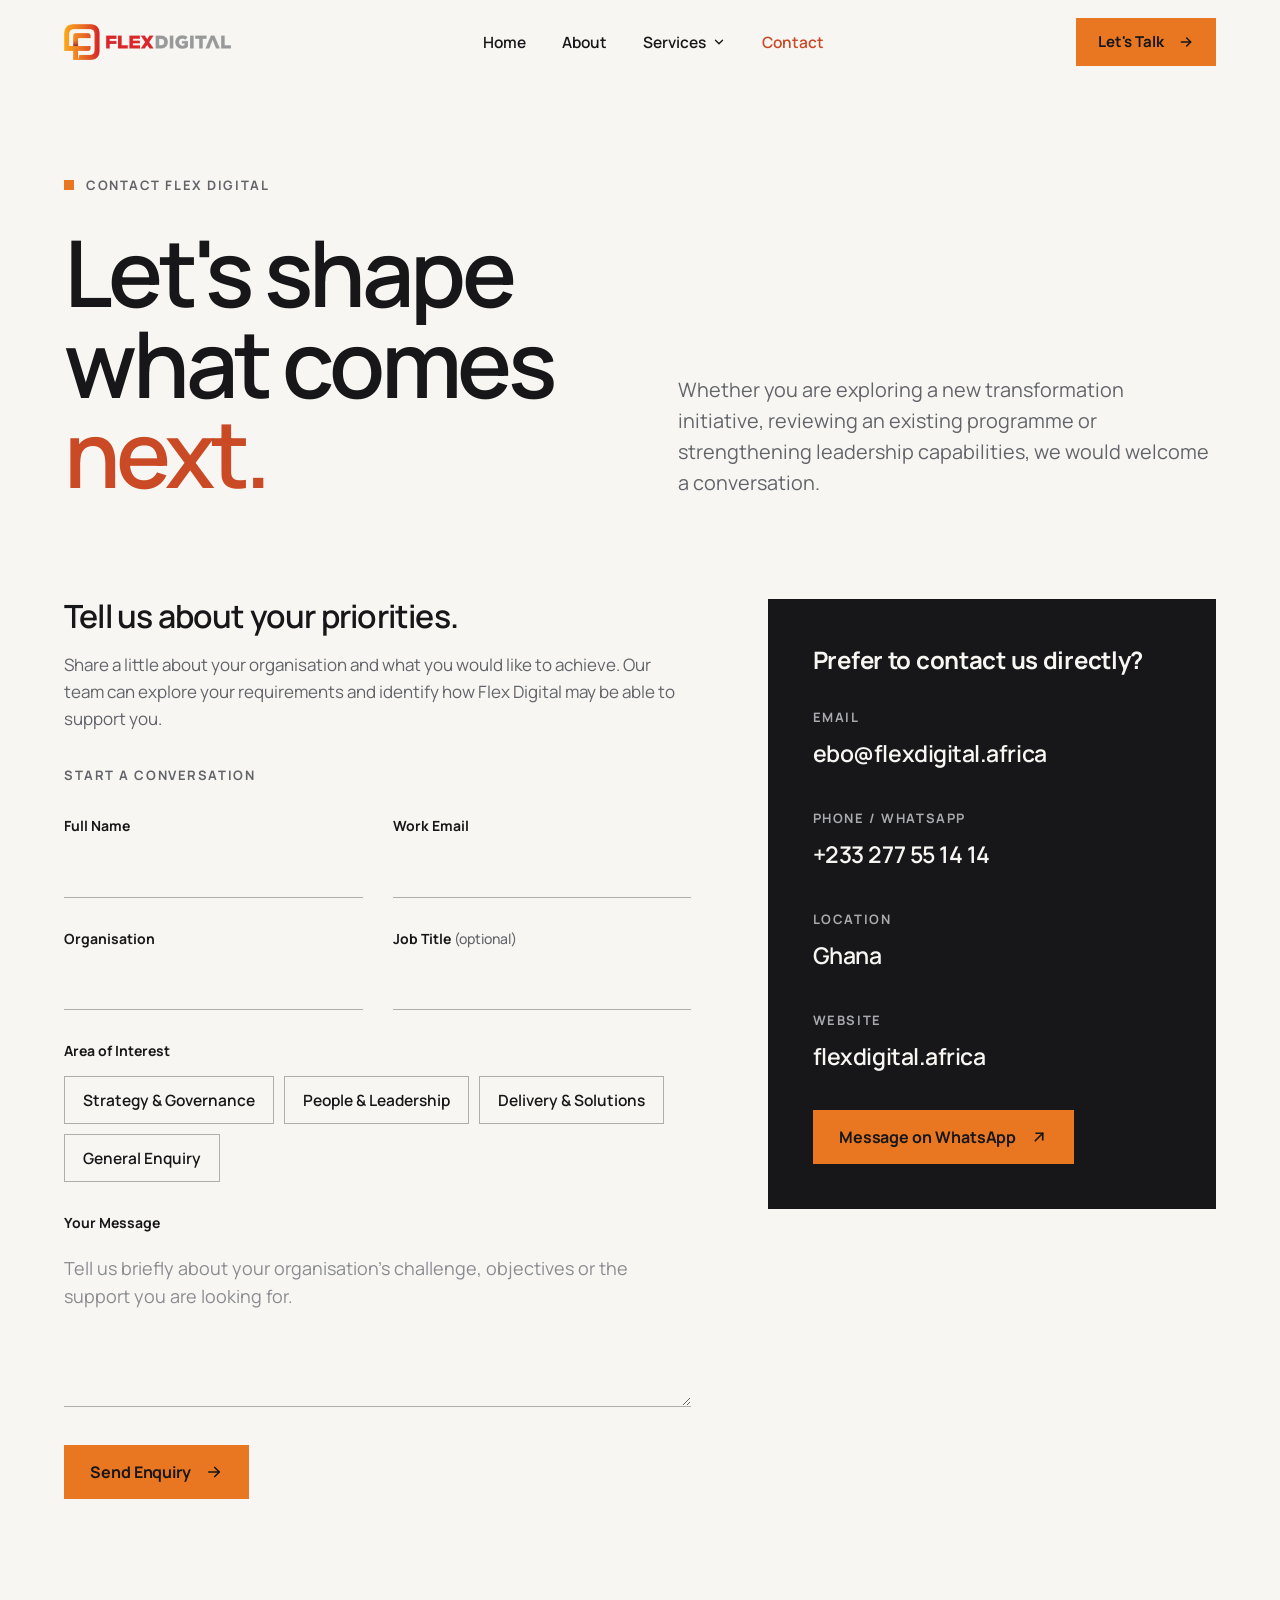
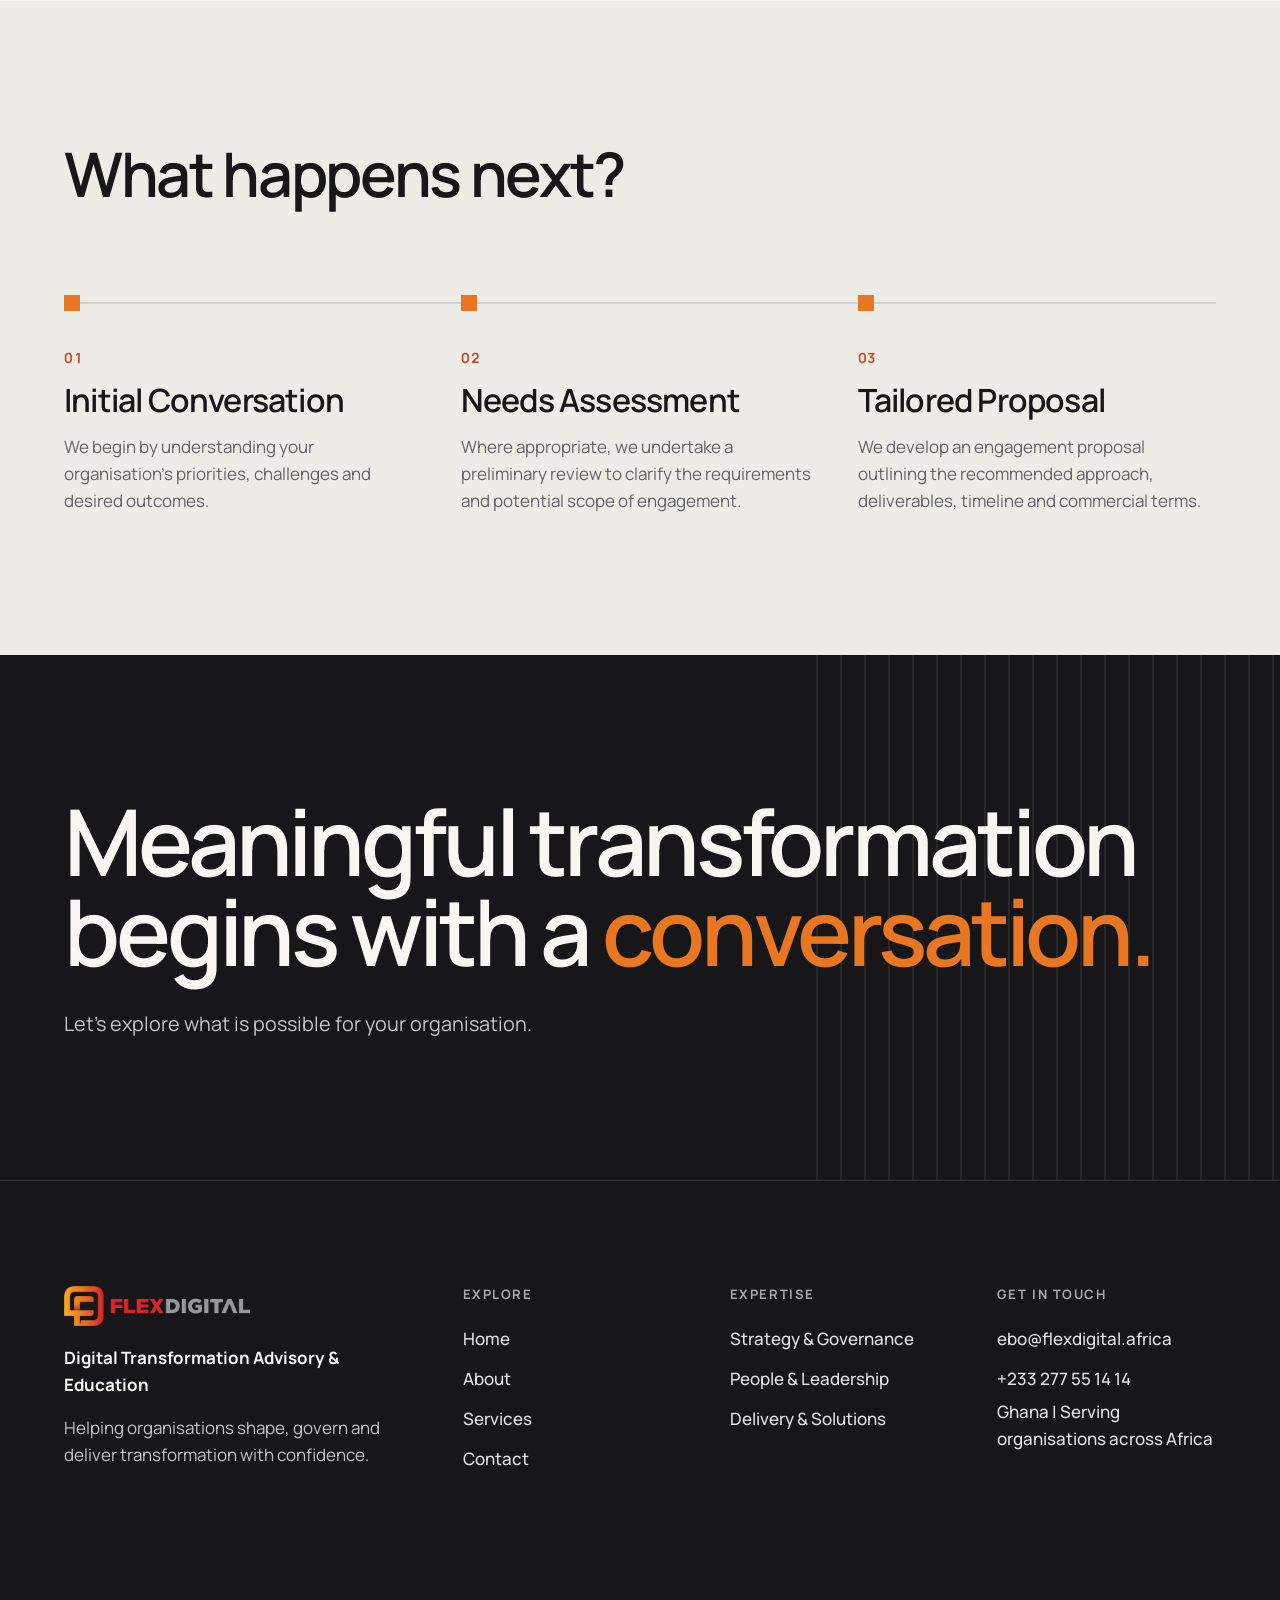
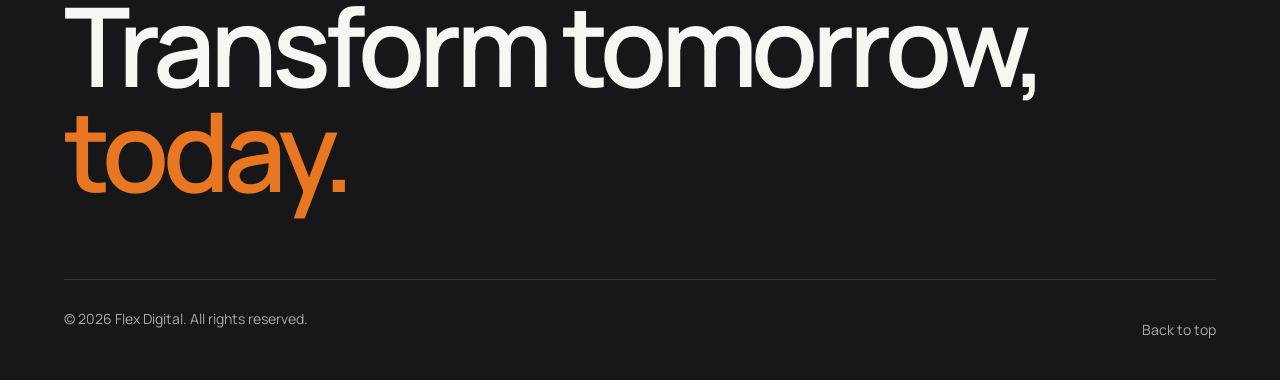
<file: contact.html>
<!doctype html>
<html lang="en-GH">
<head>
<meta charset="utf-8">
<meta name="viewport" content="width=device-width, initial-scale=1">
<title>Contact Flex Digital | Talk to an Advisor in Ghana</title>
<meta name="description" content="Start a conversation with Flex Digital about digital transformation strategy, governance, leadership capability or delivery. Email, call or message us on WhatsApp.">
<meta name="robots" content="index,follow,max-image-preview:large,max-snippet:-1,max-video-preview:-1">
<link rel="canonical" href="https://flexdigital.africa/contact.html">
<meta name="author" content="Flex Digital">
<meta name="theme-color" content="#F7F6F3">
<meta property="og:type" content="website">
<meta property="og:site_name" content="Flex Digital">
<meta property="og:locale" content="en_GB">
<meta property="og:title" content="Contact Flex Digital | Talk to an Advisor in Ghana">
<meta property="og:description" content="Start a conversation with Flex Digital about digital transformation strategy, governance, leadership capability or delivery. Email, call or message us on WhatsApp.">
<meta property="og:url" content="https://flexdigital.africa/contact.html">
<meta property="og:image" content="https://flexdigital.africa/assets/og-image.png">
<meta property="og:image:width" content="1200">
<meta property="og:image:height" content="630">
<meta property="og:image:alt" content="Flex Digital: turn digital ambition into real value">
<meta name="twitter:card" content="summary_large_image">
<meta name="twitter:title" content="Contact Flex Digital | Talk to an Advisor in Ghana">
<meta name="twitter:description" content="Start a conversation with Flex Digital about digital transformation strategy, governance, leadership capability or delivery. Email, call or message us on WhatsApp.">
<meta name="twitter:image" content="https://flexdigital.africa/assets/og-image.png">
<link rel="icon" href="favicon.ico" sizes="48x48">
<link rel="icon" type="image/png" sizes="32x32" href="assets/favicon-32.png">
<link rel="icon" type="image/png" sizes="192x192" href="assets/icon-192.png">
<link rel="apple-touch-icon" href="assets/apple-touch-icon.png">
<link rel="manifest" href="site.webmanifest">
<link rel="alternate" type="text/plain" href="https://flexdigital.africa/llms.txt" title="LLM-readable summary">
<link rel="preconnect" href="https://fonts.googleapis.com">
<link rel="preconnect" href="https://fonts.gstatic.com" crossorigin>
<link href="https://fonts.googleapis.com/css2?family=Manrope:wght@400;500;600;700;800&amp;display=swap" rel="stylesheet">
<link rel="stylesheet" href="assets/site.css">
<script>document.documentElement.className+=' js'</script>
<script type="application/ld+json">{"@context":"https://schema.org","@graph":[{"@type":["Organization","ProfessionalService"],"@id":"https://flexdigital.africa/#organization","name":"Flex Digital","url":"https://flexdigital.africa/","logo":{"@type":"ImageObject","url":"https://flexdigital.africa/assets/logo.png","width":600,"height":129},"image":"https://flexdigital.africa/assets/og-image.png","slogan":"Transform tomorrow, today.","description":"Flex Digital is a Ghana-based digital transformation advisory and education firm helping Boards, executive teams and institutions across Africa shape, govern and deliver transformation.","email":"ebo@flexdigital.africa","telephone":"+233277551414","address":{"@type":"PostalAddress","addressCountry":"GH"},"areaServed":[{"@type":"Country","name":"Ghana"},{"@type":"Continent","name":"Africa"}],"knowsAbout":["Digital transformation","Technology governance","AI governance","Cybersecurity governance","Enterprise architecture","Benefits realisation","Board and executive education","Change leadership","Programme assurance and PMO","Technology due diligence","CTO-as-a-Service"],"founder":[{"@type":"Person","@id":"https://flexdigital.africa/about.html#ebo","name":"Ebo Richardson","jobTitle":"Co-founder and Principal Consultant"},{"@type":"Person","@id":"https://flexdigital.africa/about.html#akua","name":"Akua Richardson","jobTitle":"Co-founder and Managing Consultant"},{"@type":"Person","@id":"https://flexdigital.africa/about.html#collins","name":"Collins Lartey","jobTitle":"Co-founder and Delivery Lead"}],"contactPoint":{"@type":"ContactPoint","contactType":"enquiries","email":"ebo@flexdigital.africa","telephone":"+233277551414","areaServed":"GH","availableLanguage":"English"},"hasOfferCatalog":{"@type":"OfferCatalog","name":"Flex Digital services","itemListElement":[{"@type":"Offer","itemOffered":{"@type":"Service","name":"Strategy & Governance","url":"https://flexdigital.africa/strategy-governance.html","description":"We help organisations define transformation priorities, strengthen technology governance and make strategic decisions with confidence."}},{"@type":"Offer","itemOffered":{"@type":"Service","name":"People & Leadership","url":"https://flexdigital.africa/people-leadership.html","description":"We equip Boards, executives and employees with the knowledge, skills and leadership capabilities needed to navigate transformation."}},{"@type":"Offer","itemOffered":{"@type":"Service","name":"Delivery & Solutions","url":"https://flexdigital.africa/delivery-solutions.html","description":"We provide the expertise, governance and technical leadership required to deliver complex transformation programmes and digital solutions."}}]}},{"@type":"WebSite","@id":"https://flexdigital.africa/#website","url":"https://flexdigital.africa/","name":"Flex Digital","inLanguage":"en-GH","publisher":{"@id":"https://flexdigital.africa/#organization"}},{"@type":"ContactPage","@id":"https://flexdigital.africa/contact.html#webpage","url":"https://flexdigital.africa/contact.html","name":"Contact Flex Digital","isPartOf":{"@id":"https://flexdigital.africa/#website"},"about":{"@id":"https://flexdigital.africa/#organization"},"dateModified":"2026-10-14","inLanguage":"en-GH","breadcrumb":{"@id":"https://flexdigital.africa/contact.html#breadcrumb"}},{"@type":"BreadcrumbList","itemListElement":[{"@type":"ListItem","position":1,"name":"Home","item":"https://flexdigital.africa/"},{"@type":"ListItem","position":2,"name":"Contact","item":"https://flexdigital.africa/contact.html"}],"@id":"https://flexdigital.africa/contact.html#breadcrumb"}]}</script>
</head>
<body>
<div class="page" style="background: #F7F6F3; color: #171719">

<a class="skip" href="#main">Skip to content</a>
<div class="progress" aria-hidden="true"></div>
<header class="nav" id="top">
<div class="wrap nav-in">
<a class="logo" href="index.html" aria-label="Flex Digital home"><img src="assets/logo.webp" srcset="assets/logo.webp 520w, assets/logo@2x.webp 1040w" sizes="160px" width="520" height="112" alt="Flex Digital"></a>
<nav class="menu" aria-label="Main">
<a class="menu-a" href="index.html">Home</a>
<a class="menu-a" href="about.html">About</a>
<div class="dd">
<a class="menu-a" href="services.html">Services <svg width="14" height="14" viewBox="0 0 24 24" fill="none" stroke="currentColor" stroke-width="2.4" stroke-linecap="round" stroke-linejoin="round" aria-hidden="true" focusable="false"><path d="M6 9l6 6 6-6"/></svg></a>
<div class="dd-panel">
<a href="services.html"><small>00</small>Overview<svg width="16" height="16" viewBox="0 0 24 24" fill="none" stroke="currentColor" stroke-width="2.2" stroke-linecap="round" stroke-linejoin="round" aria-hidden="true" focusable="false"><path d="M5 12h14"/><path d="M13 6l6 6-6 6"/></svg></a>
<a href="strategy-governance.html"><small>01</small>Strategy &amp; Governance<svg width="16" height="16" viewBox="0 0 24 24" fill="none" stroke="currentColor" stroke-width="2.2" stroke-linecap="round" stroke-linejoin="round" aria-hidden="true" focusable="false"><path d="M5 12h14"/><path d="M13 6l6 6-6 6"/></svg></a>
<a href="people-leadership.html"><small>02</small>People &amp; Leadership<svg width="16" height="16" viewBox="0 0 24 24" fill="none" stroke="currentColor" stroke-width="2.2" stroke-linecap="round" stroke-linejoin="round" aria-hidden="true" focusable="false"><path d="M5 12h14"/><path d="M13 6l6 6-6 6"/></svg></a>
<a href="delivery-solutions.html"><small>03</small>Delivery &amp; Solutions<svg width="16" height="16" viewBox="0 0 24 24" fill="none" stroke="currentColor" stroke-width="2.2" stroke-linecap="round" stroke-linejoin="round" aria-hidden="true" focusable="false"><path d="M5 12h14"/><path d="M13 6l6 6-6 6"/></svg></a>
</div>
</div>
<a class="menu-a on" aria-current="page" href="contact.html">Contact</a>
</nav>
<a class="btn nav-cta" href="contact.html">Let's Talk <svg width="16" height="16" viewBox="0 0 24 24" fill="none" stroke="currentColor" stroke-width="2.2" stroke-linecap="round" stroke-linejoin="round" aria-hidden="true" focusable="false"><path d="M5 12h14"/><path d="M13 6l6 6-6 6"/></svg></a>
<button class="burger" type="button" aria-label="Open menu" aria-expanded="false" aria-controls="mnav" data-burger>
<svg class="ico-open" width="24" height="24" viewBox="0 0 24 24" fill="none" stroke="currentColor" stroke-width="2" stroke-linecap="round" aria-hidden="true" focusable="false"><path d="M4 8h16"/><path d="M4 16h16"/></svg>
<svg class="ico-close" width="24" height="24" viewBox="0 0 24 24" fill="none" stroke="currentColor" stroke-width="2" stroke-linecap="round" aria-hidden="true" focusable="false"><path d="M6 6l12 12"/><path d="M18 6L6 18"/></svg>
</button>
</div>
<nav class="mnav" id="mnav" aria-label="Mobile" hidden>
<a href="index.html">Home</a>
<a href="about.html">About</a>
<a href="services.html">Services</a>
<a class="sub" href="strategy-governance.html">Strategy &amp; Governance</a>
<a class="sub" href="people-leadership.html">People &amp; Leadership</a>
<a class="sub" href="delivery-solutions.html">Delivery &amp; Solutions</a>
<a href="contact.html">Contact</a>
<a class="btn" href="contact.html">Let's Talk</a>
</nav>
</header>
<main id="main" tabindex="-1">

<section class="hero" style="padding-bottom: clamp(48px, 6vw, 88px)">
<div class="wrap split-even" style="align-items: end">
<div class="stack g32">
<p class="eyebrow fade d1">Contact Flex Digital</p>
<h1 class="h-xl">
<span class="mask"><span class="d2">Let's shape</span></span>
<span class="mask"><span class="d3">what comes</span></span>
<span class="mask"><span class="d4"><em class="accent">next.</em></span></span>
</h1>
</div>
<p class="lead fade d5">Whether you are exploring a new transformation initiative, reviewing an existing programme or strengthening leadership capabilities, we would welcome a conversation.</p>
</div>
</section>

<section class="sec-s" style="padding-top: 24px">
<div class="wrap contact-grid">
<div class="stack g32 fade d6">
<div class="stack g16">
<h2 class="h-m">Tell us about your priorities.</h2>
<p class="body">Share a little about your organisation and what you would like to achieve. Our team can explore your requirements and identify how Flex Digital may be able to support you.</p>
</div>

<form class="form" id="enquiry" novalidate aria-labelledby="form-h" data-endpoint="" data-mailto="ebo@flexdigital.africa">
<p id="form-h" class="subhead">Start a Conversation</p>
<div class="form-2">
<div class="field" data-field="fullName">
<label for="f-name">Full Name</label>
<div class="ctrl"><input id="f-name" name="fullName" type="text" autocomplete="name" aria-required="true" aria-describedby="e-fullName"></div>
<p id="e-fullName" class="msg-err" hidden>This field is required.</p>
</div>
<div class="field" data-field="email">
<label for="f-email">Work Email</label>
<div class="ctrl"><input id="f-email" name="email" type="email" autocomplete="email" aria-required="true" aria-describedby="e-email"></div>
<p id="e-email" class="msg-err" hidden>This field is required.</p>
</div>
<div class="field" data-field="org">
<label for="f-org">Organisation</label>
<div class="ctrl"><input id="f-org" name="org" type="text" autocomplete="organization" aria-required="true" aria-describedby="e-org"></div>
<p id="e-org" class="msg-err" hidden>This field is required.</p>
</div>
<div class="field">
<label for="f-title">Job Title <i>(optional)</i></label>
<div class="ctrl"><input id="f-title" name="jobTitle" type="text" autocomplete="organization-title"></div>
</div>
</div>
<fieldset class="fs">
<legend>Area of Interest</legend>
<div class="chips">
<label class="chip"><input type="radio" name="area" value="Strategy &amp; Governance"><span>Strategy &amp; Governance</span></label>
<label class="chip"><input type="radio" name="area" value="People &amp; Leadership"><span>People &amp; Leadership</span></label>
<label class="chip"><input type="radio" name="area" value="Delivery &amp; Solutions"><span>Delivery &amp; Solutions</span></label>
<label class="chip"><input type="radio" name="area" value="General Enquiry"><span>General Enquiry</span></label>
</div>
<p id="e-area" class="msg-err" hidden>Choose the area closest to your enquiry.</p>
</fieldset>
<div class="field" data-field="message">
<label for="f-msg">Your Message</label>
<div class="ctrl"><textarea id="f-msg" name="message" rows="5" placeholder="Tell us briefly about your organisation's challenge, objectives or the support you are looking for." aria-required="true" aria-describedby="e-message"></textarea></div>
<p id="e-message" class="msg-err" hidden>This field is required.</p>
</div>
<div class="hp" aria-hidden="true"><label>Leave this empty<input type="text" name="company_website" tabindex="-1" autocomplete="off"></label></div>
<p id="send-err" class="msg-err" role="alert" hidden>That did not go through. Email <a href="mailto:ebo@flexdigital.africa" style="text-decoration: underline">ebo@flexdigital.africa</a> or message us on WhatsApp and we will pick it up from there.</p>
<div class="row">
<button class="btn" type="submit" data-send><span class="spin" aria-hidden="true" hidden></span><span data-send-label>Send Enquiry</span><svg width="18" height="18" viewBox="0 0 24 24" fill="none" stroke="currentColor" stroke-width="2.2" stroke-linecap="round" stroke-linejoin="round" aria-hidden="true" focusable="false"><path d="M5 12h14"/><path d="M13 6l6 6-6 6"/></svg></button>
</div>
</form>

<div class="success" id="ok-sent" role="status" tabindex="-1" hidden>
<div class="tick" aria-hidden="true"><svg width="30" height="30" viewBox="0 0 24 24" fill="none" stroke="#171719" stroke-width="2.6" stroke-linecap="round" stroke-linejoin="round"><path d="M5 12.5l4.5 4.5L19 7.5"/></svg></div>
<h3 class="h-m">Thank you for reaching out.</h3>
<p class="body-l">Your enquiry has been received, and a member of our team will get in touch.</p>
<button class="more" type="button" data-reset>Send another enquiry <svg width="16" height="16" viewBox="0 0 24 24" fill="none" stroke="currentColor" stroke-width="2.2" stroke-linecap="round" stroke-linejoin="round" aria-hidden="true" focusable="false"><path d="M5 12h14"/><path d="M13 6l6 6-6 6"/></svg></button>
</div>
<div class="success" id="ok-mail" role="status" tabindex="-1" hidden>
<div class="tick" aria-hidden="true"><svg width="30" height="30" viewBox="0 0 24 24" fill="none" stroke="#171719" stroke-width="2.6" stroke-linecap="round" stroke-linejoin="round"><path d="M5 12.5l4.5 4.5L19 7.5"/></svg></div>
<h3 class="h-m">Your email is ready to send.</h3>
<p class="body-l">We opened your email app with your enquiry filled in. Press send there and a member of our team will get in touch. Nothing opened? Write to <a href="mailto:ebo@flexdigital.africa" style="text-decoration: underline">ebo@flexdigital.africa</a>.</p>
<button class="more" type="button" data-reset>Edit my enquiry <svg width="16" height="16" viewBox="0 0 24 24" fill="none" stroke="currentColor" stroke-width="2.2" stroke-linecap="round" stroke-linejoin="round" aria-hidden="true" focusable="false"><path d="M5 12h14"/><path d="M13 6l6 6-6 6"/></svg></button>
</div>
</div>

<aside class="aside fade d7" aria-label="Direct contact details">
<p class="h-s" style="font-size: 24px">Prefer to contact us directly?</p>
<div class="chan"><small>Email</small><a href="mailto:ebo@flexdigital.africa">ebo@flexdigital.africa</a></div>
<div class="chan"><small>Phone / WhatsApp</small><a href="tel:+233277551414">+233 277 55 14 14</a></div>
<div class="chan"><small>Location</small><span>Ghana</span></div>
<div class="chan"><small>Website</small><span>flexdigital.africa</span></div>
<a class="btn" href="https://wa.me/233277551414?text=Hello%20Flex%20Digital" target="_blank" rel="noopener noreferrer" style="justify-self: start">Message on WhatsApp <svg width="18" height="18" viewBox="0 0 24 24" fill="none" stroke="currentColor" stroke-width="2.2" stroke-linecap="round" stroke-linejoin="round" aria-hidden="true" focusable="false"><path d="M7 17L17 7"/><path d="M8 7h9v9"/></svg></a>
</aside>
</div>
</section>

<section class="sec tint">
<div class="wrap">
<div class="stack g24" style="max-width: 860px"><h2 class="h-l rv">What happens next?</h2></div>
<div class="steps-wrap light-steps">
<div class="steps-line" aria-hidden="true"><span class="rv-line"></span></div>
<ol class="steps">
<li class="step rv"><div class="step-dot" aria-hidden="true"></div><span class="num">01</span><h3 class="h-m">Initial Conversation</h3><p class="body">We begin by understanding your organisation's priorities, challenges and desired outcomes.</p></li>
<li class="step rv s2"><div class="step-dot" aria-hidden="true"></div><span class="num">02</span><h3 class="h-m">Needs Assessment</h3><p class="body">Where appropriate, we undertake a preliminary review to clarify the requirements and potential scope of engagement.</p></li>
<li class="step rv s3"><div class="step-dot" aria-hidden="true"></div><span class="num">03</span><h3 class="h-m">Tailored Proposal</h3><p class="body">We develop an engagement proposal outlining the recommended approach, deliverables, timeline and commercial terms.</p></li>
</ol>
</div>
</div>
</section>

<section class="sec cta dark">
<div class="cta-fins" aria-hidden="true"></div>
<div class="wrap stack g32">
<h2 class="h-xl rv" style="max-width: 1100px">Meaningful transformation begins with a <em class="accent">conversation.</em></h2>
<p class="lead rv s2">Let's explore what is possible for your organisation.</p>
</div>
</section>
</main>

<footer class="foot dark" style="border-top: 1px solid rgba(247,246,243,.14)">
<div class="wrap">
<div class="foot-grid">
<div class="stack g16">
<a class="logo" href="index.html" aria-label="Flex Digital home"><img src="assets/logo.webp" srcset="assets/logo.webp 520w, assets/logo@2x.webp 1040w" sizes="160px" width="520" height="112" alt="Flex Digital"></a>
<p style="font-weight: 700; color: #F7F6F3">Digital Transformation Advisory &amp; Education</p>
<p class="body" style="max-width: 340px">Helping organisations shape, govern and deliver transformation with confidence.</p>
</div>
<div><h4>Explore</h4><div class="foot-links"><a href="index.html">Home</a><a href="about.html">About</a><a href="services.html">Services</a><a href="contact.html">Contact</a></div></div>
<div><h4>Expertise</h4><div class="foot-links"><a href="strategy-governance.html">Strategy &amp; Governance</a><a href="people-leadership.html">People &amp; Leadership</a><a href="delivery-solutions.html">Delivery &amp; Solutions</a></div></div>
<div><h4>Get in touch</h4><address class="foot-links"><a href="mailto:ebo@flexdigital.africa">ebo@flexdigital.africa</a><a href="tel:+233277551414">+233 277 55 14 14</a><span>Ghana | Serving organisations across Africa</span></address></div>
</div>
<p class="foot-close">Transform tomorrow, <em>today.</em></p>
<div class="foot-bar">
<span>&copy; 2026 Flex Digital. All rights reserved.</span>
<a href="#top">Back to top</a>
</div>
</div>
</footer>
</div>
<script src="assets/site.js" defer></script>
</body>
</html>
</file>
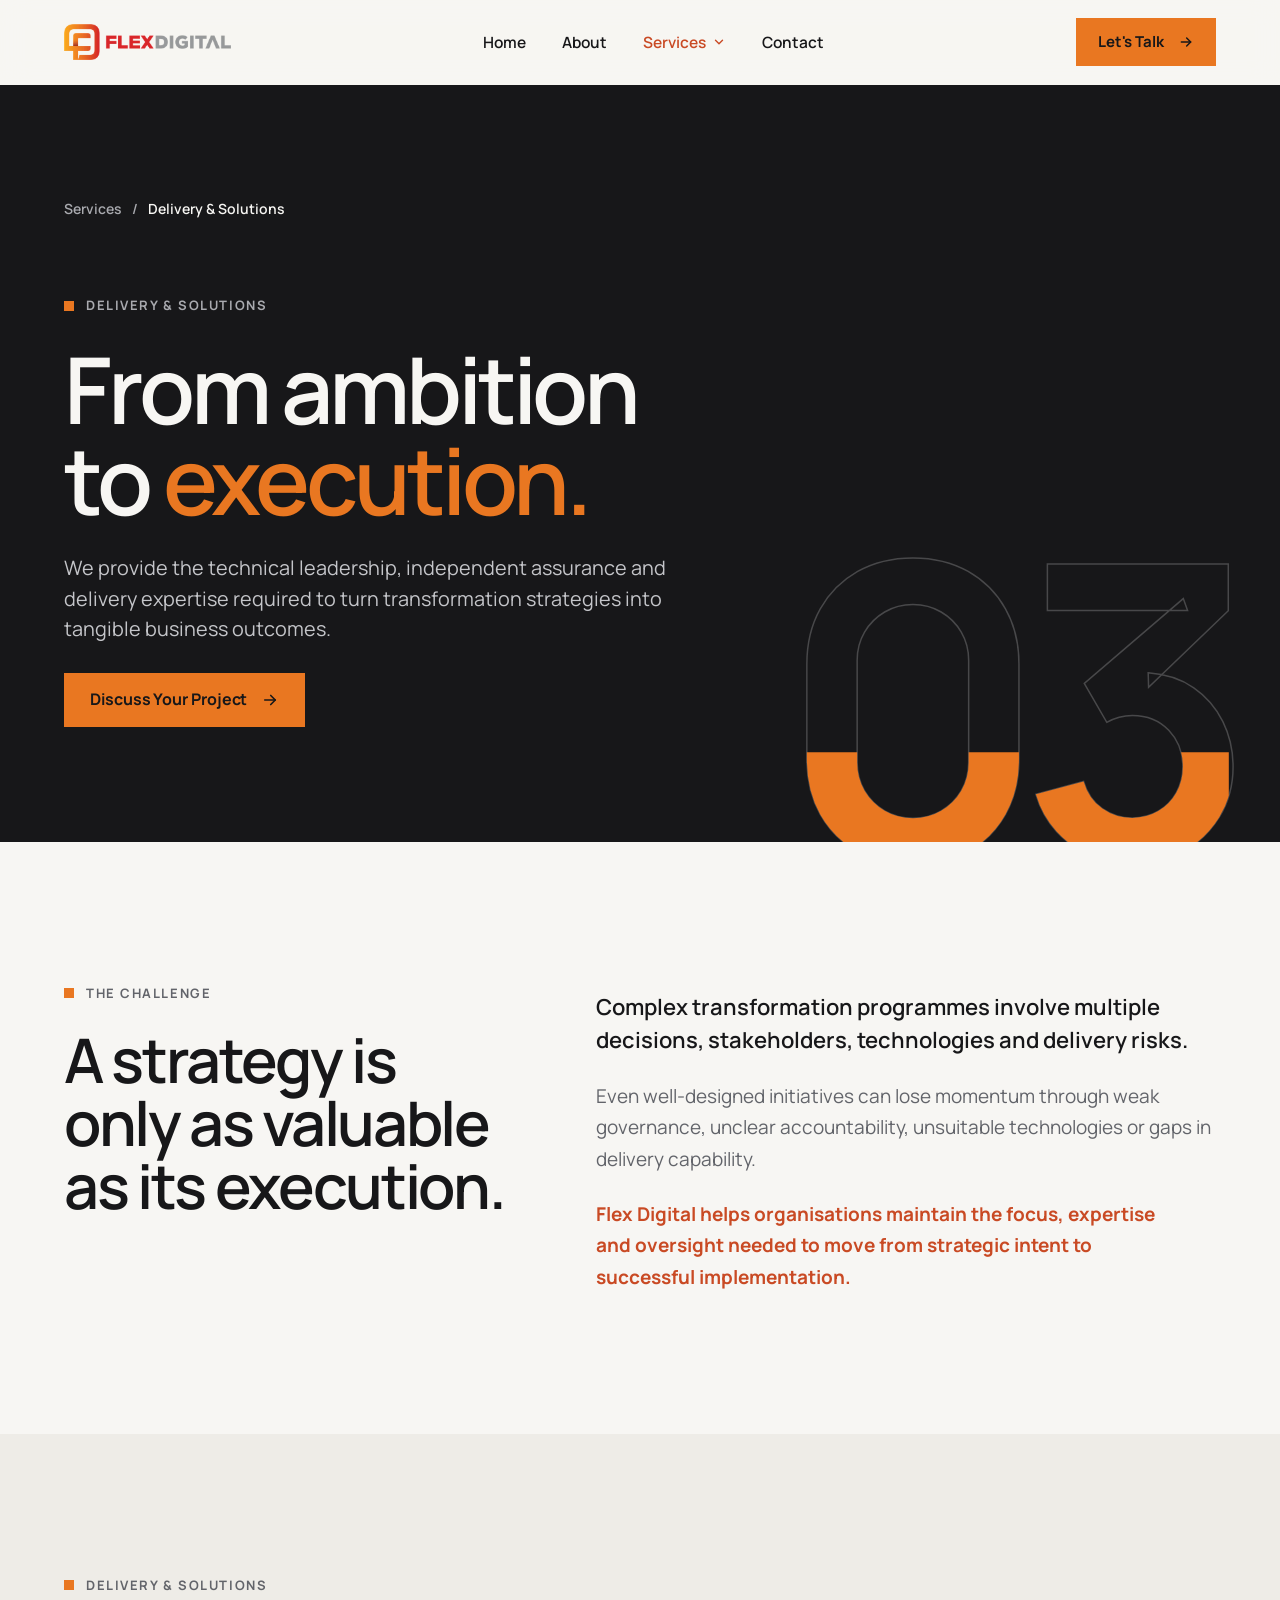
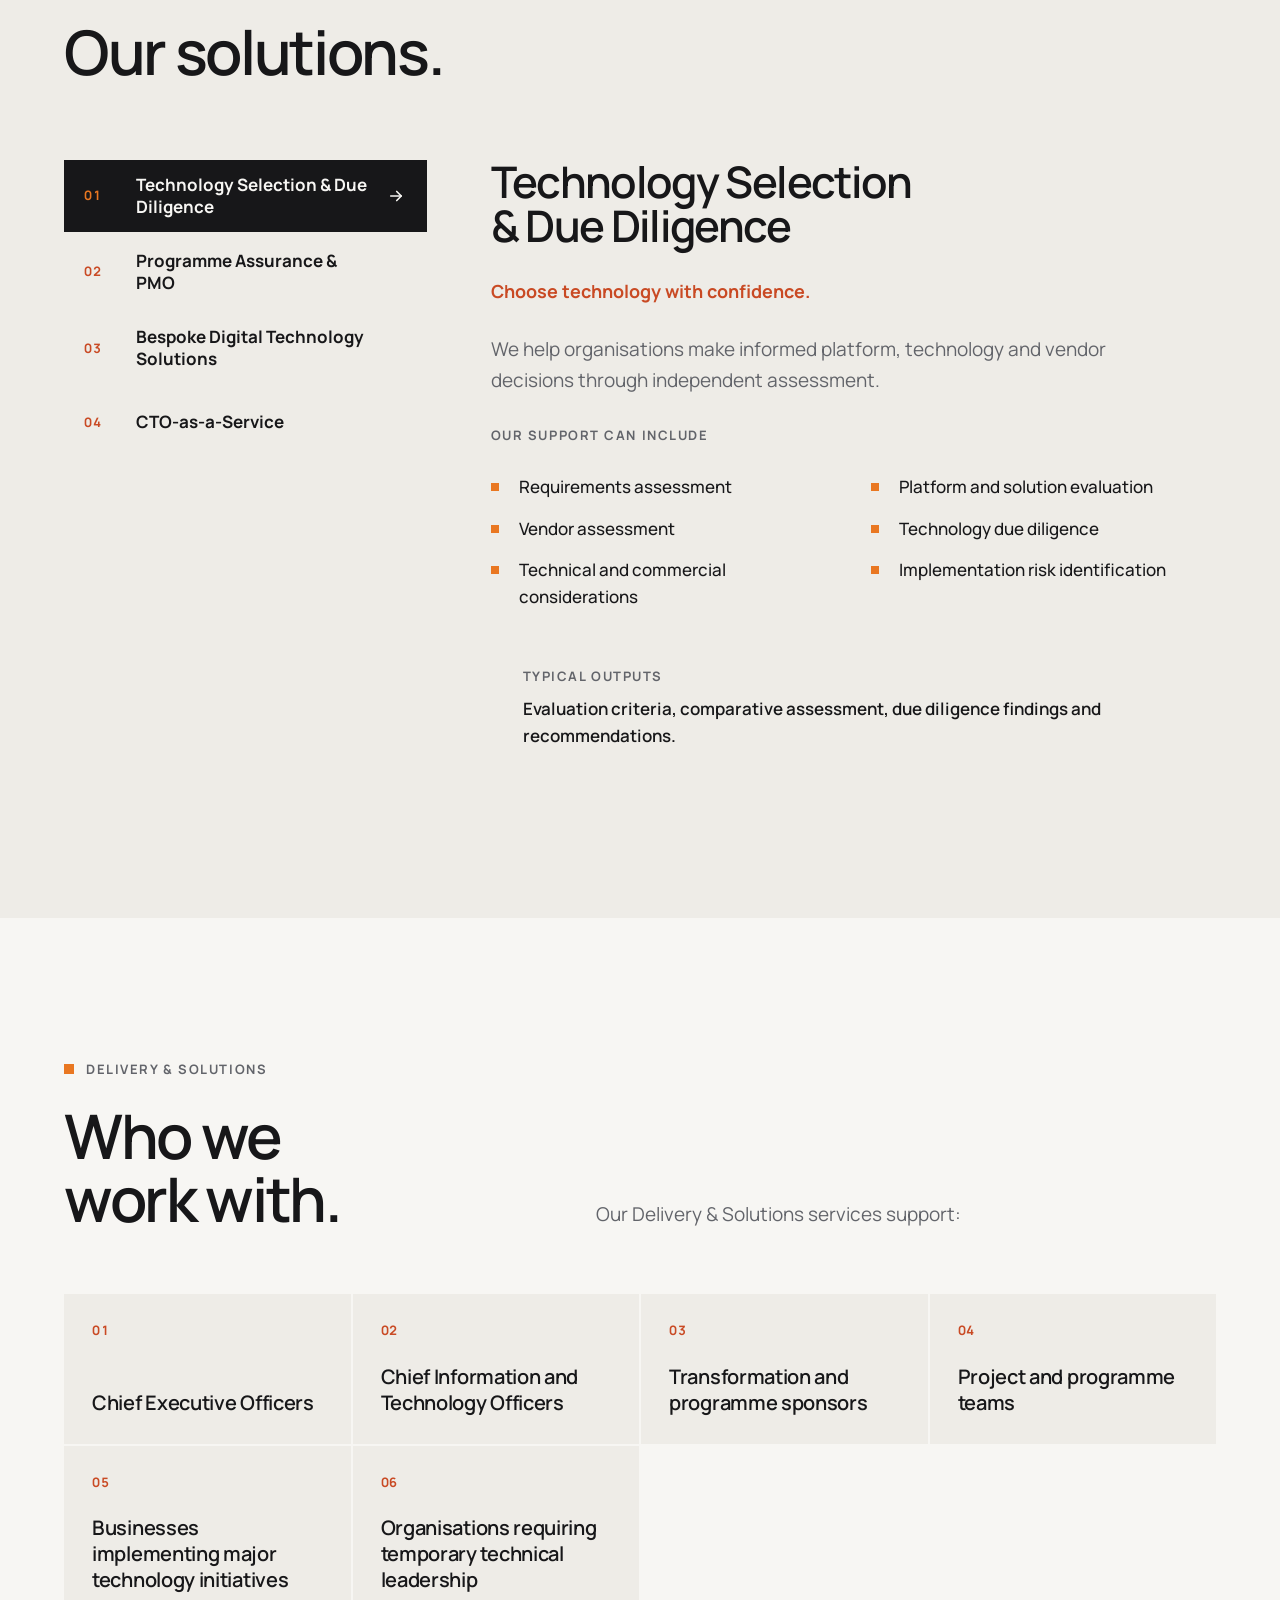
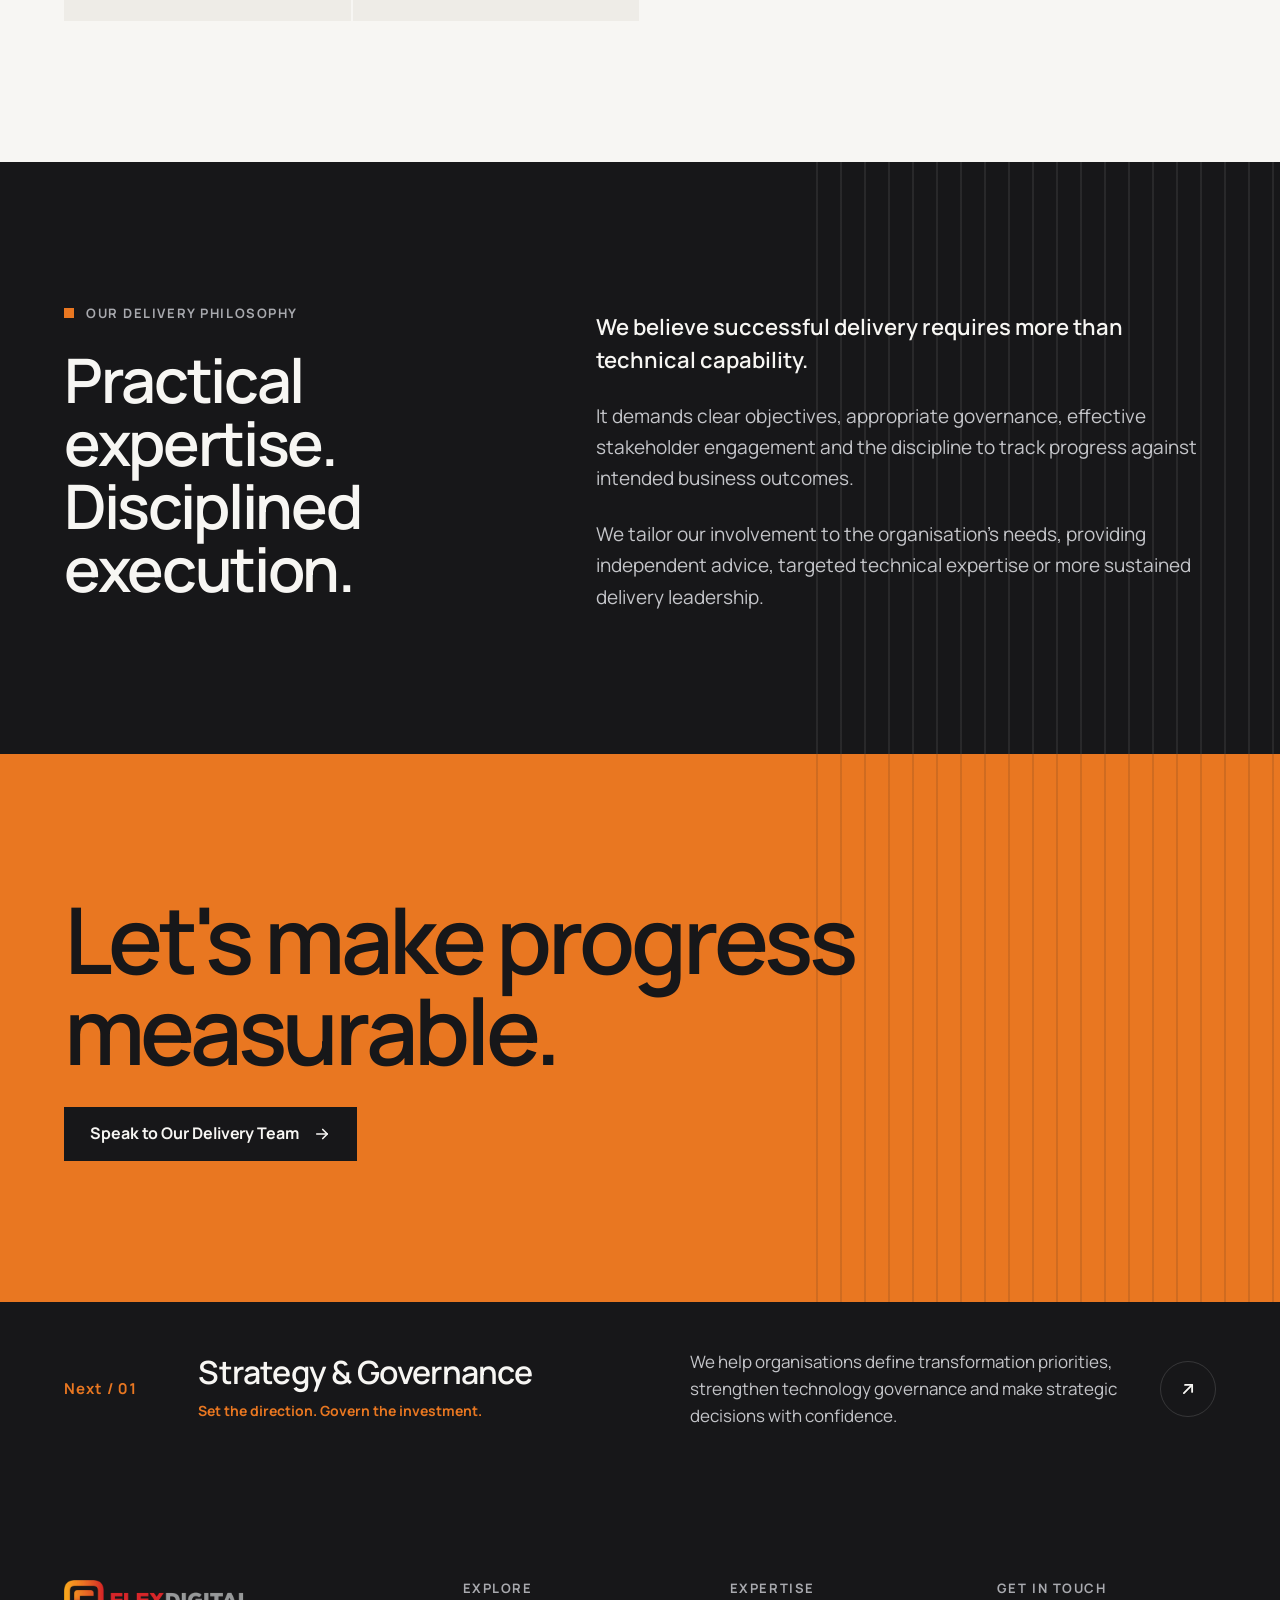
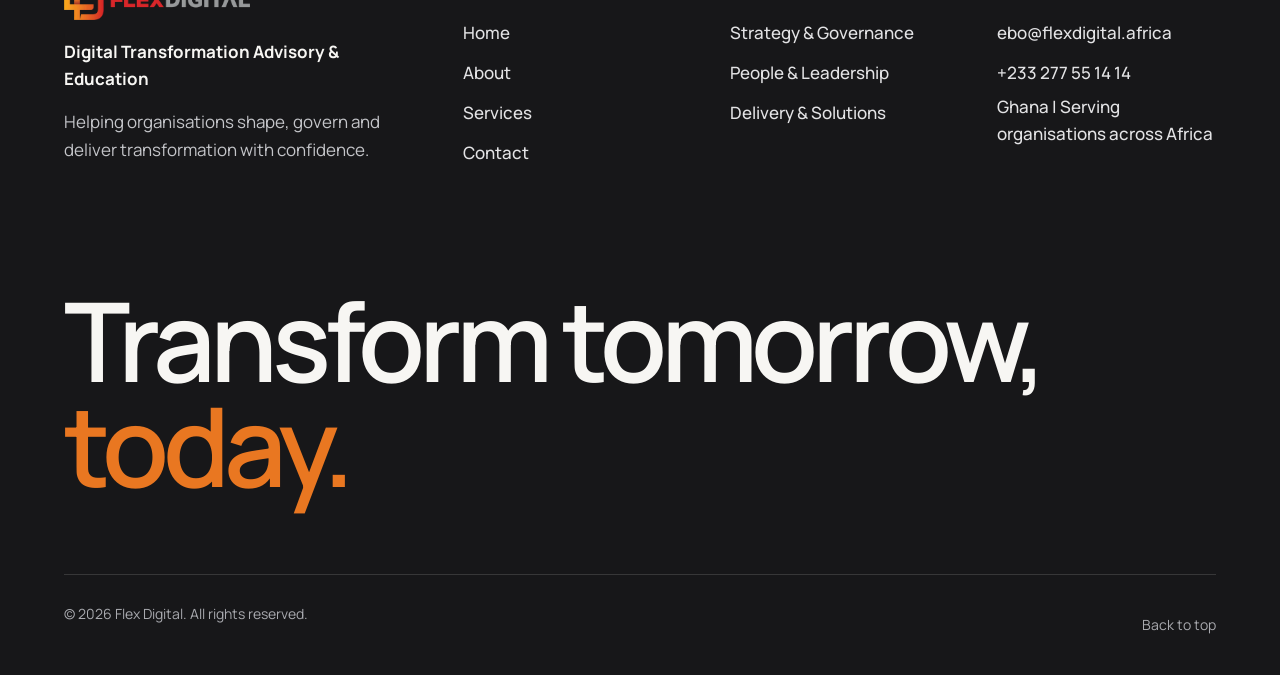
<file: delivery-solutions.html>
<!doctype html>
<html lang="en-GH">
<head>
<meta charset="utf-8">
<meta name="viewport" content="width=device-width, initial-scale=1">
<title>Delivery &amp; Solutions | Programme Assurance | Flex Digital</title>
<meta name="description" content="Technology selection and due diligence, programme assurance and PMO, bespoke digital solutions and CTO-as-a-Service for complex transformation delivery.">
<meta name="robots" content="index,follow,max-image-preview:large,max-snippet:-1,max-video-preview:-1">
<link rel="canonical" href="https://flexdigital.africa/delivery-solutions.html">
<meta name="author" content="Flex Digital">
<meta name="theme-color" content="#F7F6F3">
<meta property="og:type" content="website">
<meta property="og:site_name" content="Flex Digital">
<meta property="og:locale" content="en_GB">
<meta property="og:title" content="Delivery &amp; Solutions | Programme Assurance | Flex Digital">
<meta property="og:description" content="Technology selection and due diligence, programme assurance and PMO, bespoke digital solutions and CTO-as-a-Service for complex transformation delivery.">
<meta property="og:url" content="https://flexdigital.africa/delivery-solutions.html">
<meta property="og:image" content="https://flexdigital.africa/assets/og-image.png">
<meta property="og:image:width" content="1200">
<meta property="og:image:height" content="630">
<meta property="og:image:alt" content="Flex Digital: turn digital ambition into real value">
<meta name="twitter:card" content="summary_large_image">
<meta name="twitter:title" content="Delivery &amp; Solutions | Programme Assurance | Flex Digital">
<meta name="twitter:description" content="Technology selection and due diligence, programme assurance and PMO, bespoke digital solutions and CTO-as-a-Service for complex transformation delivery.">
<meta name="twitter:image" content="https://flexdigital.africa/assets/og-image.png">
<link rel="icon" href="favicon.ico" sizes="48x48">
<link rel="icon" type="image/png" sizes="32x32" href="assets/favicon-32.png">
<link rel="icon" type="image/png" sizes="192x192" href="assets/icon-192.png">
<link rel="apple-touch-icon" href="assets/apple-touch-icon.png">
<link rel="manifest" href="site.webmanifest">
<link rel="alternate" type="text/plain" href="https://flexdigital.africa/llms.txt" title="LLM-readable summary">
<link rel="preconnect" href="https://fonts.googleapis.com">
<link rel="preconnect" href="https://fonts.gstatic.com" crossorigin>
<link href="https://fonts.googleapis.com/css2?family=Manrope:wght@400;500;600;700;800&amp;display=swap" rel="stylesheet">
<link rel="stylesheet" href="assets/site.css">
<script>document.documentElement.className+=' js'</script>
<script type="application/ld+json">{"@context":"https://schema.org","@graph":[{"@type":["Organization","ProfessionalService"],"@id":"https://flexdigital.africa/#organization","name":"Flex Digital","url":"https://flexdigital.africa/","logo":{"@type":"ImageObject","url":"https://flexdigital.africa/assets/logo.png","width":600,"height":129},"image":"https://flexdigital.africa/assets/og-image.png","slogan":"Transform tomorrow, today.","description":"Flex Digital is a Ghana-based digital transformation advisory and education firm helping Boards, executive teams and institutions across Africa shape, govern and deliver transformation.","email":"ebo@flexdigital.africa","telephone":"+233277551414","address":{"@type":"PostalAddress","addressCountry":"GH"},"areaServed":[{"@type":"Country","name":"Ghana"},{"@type":"Continent","name":"Africa"}],"knowsAbout":["Digital transformation","Technology governance","AI governance","Cybersecurity governance","Enterprise architecture","Benefits realisation","Board and executive education","Change leadership","Programme assurance and PMO","Technology due diligence","CTO-as-a-Service"],"founder":[{"@type":"Person","@id":"https://flexdigital.africa/about.html#ebo","name":"Ebo Richardson","jobTitle":"Co-founder and Principal Consultant"},{"@type":"Person","@id":"https://flexdigital.africa/about.html#akua","name":"Akua Richardson","jobTitle":"Co-founder and Managing Consultant"},{"@type":"Person","@id":"https://flexdigital.africa/about.html#collins","name":"Collins Lartey","jobTitle":"Co-founder and Delivery Lead"}],"contactPoint":{"@type":"ContactPoint","contactType":"enquiries","email":"ebo@flexdigital.africa","telephone":"+233277551414","areaServed":"GH","availableLanguage":"English"},"hasOfferCatalog":{"@type":"OfferCatalog","name":"Flex Digital services","itemListElement":[{"@type":"Offer","itemOffered":{"@type":"Service","name":"Strategy & Governance","url":"https://flexdigital.africa/strategy-governance.html","description":"We help organisations define transformation priorities, strengthen technology governance and make strategic decisions with confidence."}},{"@type":"Offer","itemOffered":{"@type":"Service","name":"People & Leadership","url":"https://flexdigital.africa/people-leadership.html","description":"We equip Boards, executives and employees with the knowledge, skills and leadership capabilities needed to navigate transformation."}},{"@type":"Offer","itemOffered":{"@type":"Service","name":"Delivery & Solutions","url":"https://flexdigital.africa/delivery-solutions.html","description":"We provide the expertise, governance and technical leadership required to deliver complex transformation programmes and digital solutions."}}]}},{"@type":"WebSite","@id":"https://flexdigital.africa/#website","url":"https://flexdigital.africa/","name":"Flex Digital","inLanguage":"en-GH","publisher":{"@id":"https://flexdigital.africa/#organization"}},{"@type":"WebPage","@id":"https://flexdigital.africa/delivery-solutions.html#webpage","url":"https://flexdigital.africa/delivery-solutions.html","name":"Delivery & Solutions","isPartOf":{"@id":"https://flexdigital.africa/#website"},"about":{"@id":"https://flexdigital.africa/delivery-solutions.html#service"},"dateModified":"2026-10-14","inLanguage":"en-GH","breadcrumb":{"@id":"https://flexdigital.africa/delivery-solutions.html#breadcrumb"}},{"@type":"BreadcrumbList","itemListElement":[{"@type":"ListItem","position":1,"name":"Home","item":"https://flexdigital.africa/"},{"@type":"ListItem","position":2,"name":"Services","item":"https://flexdigital.africa/services.html"},{"@type":"ListItem","position":3,"name":"Delivery & Solutions","item":"https://flexdigital.africa/delivery-solutions.html"}],"@id":"https://flexdigital.africa/delivery-solutions.html#breadcrumb"},{"@type":"Service","@id":"https://flexdigital.africa/delivery-solutions.html#service","name":"Delivery & Solutions","serviceType":"Delivery & Solutions","url":"https://flexdigital.africa/delivery-solutions.html","description":"We provide the expertise, governance and technical leadership required to deliver complex transformation programmes and digital solutions.","provider":{"@id":"https://flexdigital.africa/#organization"},"areaServed":[{"@type":"Country","name":"Ghana"},{"@type":"Continent","name":"Africa"}],"audience":[{"@type":"Audience","audienceType":"Chief Executive Officers"},{"@type":"Audience","audienceType":"Chief Information and Technology Officers"},{"@type":"Audience","audienceType":"Transformation and programme sponsors"},{"@type":"Audience","audienceType":"Project and programme teams"},{"@type":"Audience","audienceType":"Businesses implementing major technology initiatives"},{"@type":"Audience","audienceType":"Organisations requiring temporary technical leadership"}],"hasOfferCatalog":{"@type":"OfferCatalog","name":"Delivery & Solutions","itemListElement":[{"@type":"Offer","itemOffered":{"@type":"Service","name":"Technology Selection & Due Diligence","description":"We help organisations make informed platform, technology and vendor decisions through independent assessment."}},{"@type":"Offer","itemOffered":{"@type":"Service","name":"Programme Assurance & PMO","description":"We provide programme oversight and assurance to support delivery quality, risk management and achievement of strategic objectives."}},{"@type":"Offer","itemOffered":{"@type":"Service","name":"Bespoke Digital Technology Solutions","description":"We support the design and delivery of tailored digital technology solutions that address specific operational or organisational challenges."}},{"@type":"Offer","itemOffered":{"@type":"Service","name":"CTO-as-a-Service","description":"We provide technical and transformation leadership for organisations that require executive-level technology expertise for defined initiatives or periods."}}]}}]}</script>
</head>
<body>
<div class="page" style="background: #F7F6F3; color: #171719">

<a class="skip" href="#main">Skip to content</a>
<div class="progress" aria-hidden="true"></div>
<header class="nav" id="top">
<div class="wrap nav-in">
<a class="logo" href="index.html" aria-label="Flex Digital home"><img src="assets/logo.webp" srcset="assets/logo.webp 520w, assets/logo@2x.webp 1040w" sizes="160px" width="520" height="112" alt="Flex Digital"></a>
<nav class="menu" aria-label="Main">
<a class="menu-a" href="index.html">Home</a>
<a class="menu-a" href="about.html">About</a>
<div class="dd">
<a class="menu-a on" aria-current="page" href="services.html">Services <svg width="14" height="14" viewBox="0 0 24 24" fill="none" stroke="currentColor" stroke-width="2.4" stroke-linecap="round" stroke-linejoin="round" aria-hidden="true" focusable="false"><path d="M6 9l6 6 6-6"/></svg></a>
<div class="dd-panel">
<a href="services.html"><small>00</small>Overview<svg width="16" height="16" viewBox="0 0 24 24" fill="none" stroke="currentColor" stroke-width="2.2" stroke-linecap="round" stroke-linejoin="round" aria-hidden="true" focusable="false"><path d="M5 12h14"/><path d="M13 6l6 6-6 6"/></svg></a>
<a href="strategy-governance.html"><small>01</small>Strategy &amp; Governance<svg width="16" height="16" viewBox="0 0 24 24" fill="none" stroke="currentColor" stroke-width="2.2" stroke-linecap="round" stroke-linejoin="round" aria-hidden="true" focusable="false"><path d="M5 12h14"/><path d="M13 6l6 6-6 6"/></svg></a>
<a href="people-leadership.html"><small>02</small>People &amp; Leadership<svg width="16" height="16" viewBox="0 0 24 24" fill="none" stroke="currentColor" stroke-width="2.2" stroke-linecap="round" stroke-linejoin="round" aria-hidden="true" focusable="false"><path d="M5 12h14"/><path d="M13 6l6 6-6 6"/></svg></a>
<a href="delivery-solutions.html"><small>03</small>Delivery &amp; Solutions<svg width="16" height="16" viewBox="0 0 24 24" fill="none" stroke="currentColor" stroke-width="2.2" stroke-linecap="round" stroke-linejoin="round" aria-hidden="true" focusable="false"><path d="M5 12h14"/><path d="M13 6l6 6-6 6"/></svg></a>
</div>
</div>
<a class="menu-a" href="contact.html">Contact</a>
</nav>
<a class="btn nav-cta" href="contact.html">Let's Talk <svg width="16" height="16" viewBox="0 0 24 24" fill="none" stroke="currentColor" stroke-width="2.2" stroke-linecap="round" stroke-linejoin="round" aria-hidden="true" focusable="false"><path d="M5 12h14"/><path d="M13 6l6 6-6 6"/></svg></a>
<button class="burger" type="button" aria-label="Open menu" aria-expanded="false" aria-controls="mnav" data-burger>
<svg class="ico-open" width="24" height="24" viewBox="0 0 24 24" fill="none" stroke="currentColor" stroke-width="2" stroke-linecap="round" aria-hidden="true" focusable="false"><path d="M4 8h16"/><path d="M4 16h16"/></svg>
<svg class="ico-close" width="24" height="24" viewBox="0 0 24 24" fill="none" stroke="currentColor" stroke-width="2" stroke-linecap="round" aria-hidden="true" focusable="false"><path d="M6 6l12 12"/><path d="M18 6L6 18"/></svg>
</button>
</div>
<nav class="mnav" id="mnav" aria-label="Mobile" hidden>
<a href="index.html">Home</a>
<a href="about.html">About</a>
<a href="services.html">Services</a>
<a class="sub" href="strategy-governance.html">Strategy &amp; Governance</a>
<a class="sub" href="people-leadership.html">People &amp; Leadership</a>
<a class="sub" href="delivery-solutions.html">Delivery &amp; Solutions</a>
<a href="contact.html">Contact</a>
<a class="btn" href="contact.html">Let's Talk</a>
</nav>
</header>
<main id="main" tabindex="-1">

<section class="phero dark">
<div class="numeral" aria-hidden="true"><span class="o">03</span><span class="f">03</span></div>
<div class="wrap">
<nav class="crumbs fade d1" aria-label="Breadcrumb"><a href="services.html">Services</a><span aria-hidden="true">/</span><span style="color: #F7F6F3" aria-current="page">Delivery &amp; Solutions</span></nav>
<div class="phero-copy">
<p class="eyebrow fade d1">Delivery &amp; Solutions</p>
<h1 class="h-xl">
<span class="mask"><span class="d2">From ambition</span></span>
<span class="mask"><span class="d3">to <em class="accent">execution.</em></span></span>
</h1>
<p class="lead fade d5">We provide the technical leadership, independent assurance and delivery expertise required to turn transformation strategies into tangible business outcomes.</p>
<div class="row fade d6"><a class="btn" href="contact.html">Discuss Your Project <svg width="18" height="18" viewBox="0 0 24 24" fill="none" stroke="currentColor" stroke-width="2.2" stroke-linecap="round" stroke-linejoin="round" aria-hidden="true" focusable="false"><path d="M5 12h14"/><path d="M13 6l6 6-6 6"/></svg></a></div>
</div>
</div>
</section>

<section class="sec">
<div class="wrap split">
<div class="stack g24 sticky">
<p class="eyebrow rv">The challenge</p>
<h2 class="h-l rv">A strategy is only as valuable as its execution.</h2>
</div>
<div class="stack g24" style="padding-top: 8px">
<p class="body-l rv lede">Complex transformation programmes involve multiple decisions, stakeholders, technologies and delivery risks.</p>
<p class="body-l rv">Even well-designed initiatives can lose momentum through weak governance, unclear accountability, unsuitable technologies or gaps in delivery capability.</p>

<p class="body-l rv" style="color: #C94A24; font-weight: 700">Flex Digital helps organisations maintain the focus, expertise and oversight needed to move from strategic intent to successful implementation.</p>
</div>
</div>
</section>

<section class="sec tint" id="solutions">
<div class="wrap">
<div class="stack g24">
<p class="eyebrow rv">Delivery &amp; Solutions</p>
<h2 class="h-l rv">Our solutions.</h2>
</div>
<div class="explorer" data-tabs>
<div class="tabs" role="tablist" aria-label="Delivery &amp; Solutions solutions" aria-orientation="vertical">
<button class="tab on" type="button" role="tab" id="tab-ds0" aria-selected="true" aria-controls="panel-ds0"><span class="num">01</span><span>Technology Selection &amp; Due Diligence</span><svg width="18" height="18" viewBox="0 0 24 24" fill="none" stroke="currentColor" stroke-width="2.2" stroke-linecap="round" stroke-linejoin="round" aria-hidden="true" focusable="false"><path d="M5 12h14"/><path d="M13 6l6 6-6 6"/></svg></button>
<button class="tab" type="button" role="tab" id="tab-ds1" aria-selected="false" aria-controls="panel-ds1" tabindex="-1"><span class="num">02</span><span>Programme Assurance &amp; PMO</span><svg width="18" height="18" viewBox="0 0 24 24" fill="none" stroke="currentColor" stroke-width="2.2" stroke-linecap="round" stroke-linejoin="round" aria-hidden="true" focusable="false"><path d="M5 12h14"/><path d="M13 6l6 6-6 6"/></svg></button>
<button class="tab" type="button" role="tab" id="tab-ds2" aria-selected="false" aria-controls="panel-ds2" tabindex="-1"><span class="num">03</span><span>Bespoke Digital Technology Solutions</span><svg width="18" height="18" viewBox="0 0 24 24" fill="none" stroke="currentColor" stroke-width="2.2" stroke-linecap="round" stroke-linejoin="round" aria-hidden="true" focusable="false"><path d="M5 12h14"/><path d="M13 6l6 6-6 6"/></svg></button>
<button class="tab" type="button" role="tab" id="tab-ds3" aria-selected="false" aria-controls="panel-ds3" tabindex="-1"><span class="num">04</span><span>CTO-as-a-Service</span><svg width="18" height="18" viewBox="0 0 24 24" fill="none" stroke="currentColor" stroke-width="2.2" stroke-linecap="round" stroke-linejoin="round" aria-hidden="true" focusable="false"><path d="M5 12h14"/><path d="M13 6l6 6-6 6"/></svg></button>
</div>
<div class="panels">
<div class="panel on" role="tabpanel" id="panel-ds0" aria-labelledby="tab-ds0" tabindex="0">
<h3 class="h-l" style="font-size: clamp(32px, 3.4vw, 52px)">Technology Selection &amp; Due Diligence</h3>
<p class="tag" style="font-size: 18px">Choose technology with confidence.</p>
<p class="body-l">We help organisations make informed platform, technology and vendor decisions through independent assessment.</p>
<p class="subhead">Our support can include</p>
<ul class="ticks"><li>Requirements assessment</li><li>Platform and solution evaluation</li><li>Vendor assessment</li><li>Technology due diligence</li><li>Technical and commercial considerations</li><li>Implementation risk identification</li></ul>
<div class="outputs"><h4>Typical outputs</h4><p>Evaluation criteria, comparative assessment, due diligence findings and recommendations.</p></div>
</div>
<div class="panel" role="tabpanel" id="panel-ds1" aria-labelledby="tab-ds1" tabindex="0">
<h3 class="h-l" style="font-size: clamp(32px, 3.4vw, 52px)">Programme Assurance &amp; PMO</h3>
<p class="tag" style="font-size: 18px">Keep complex programmes aligned and accountable.</p>
<p class="body-l">We provide programme oversight and assurance to support delivery quality, risk management and achievement of strategic objectives.</p>
<p class="subhead">Our support can include</p>
<ul class="ticks"><li>Programme governance design</li><li>PMO establishment or improvement</li><li>Delivery health reviews</li><li>Risk and issue management</li><li>Programme reporting and controls</li><li>Benefits and milestone tracking</li><li>Independent programme assurance</li></ul>
<div class="outputs"><h4>Typical outputs</h4><p>Programme governance framework, assurance reports, risk reporting and delivery improvement recommendations.</p></div>
</div>
<div class="panel" role="tabpanel" id="panel-ds2" aria-labelledby="tab-ds2" tabindex="0">
<h3 class="h-l" style="font-size: clamp(32px, 3.4vw, 52px)">Bespoke Digital Technology Solutions</h3>
<p class="tag" style="font-size: 18px">Technology designed around real business needs.</p>
<p class="body-l">We support the design and delivery of tailored digital technology solutions that address specific operational or organisational challenges.</p>
<p class="subhead">Our work may include</p>
<ul class="ticks"><li>Digital solution discovery and definition</li><li>Requirements and solution design</li><li>Business process digitalisation</li><li>Custom platform development</li><li>Systems integration requirements</li><li>AI enablement opportunities</li><li>Implementation and deployment support</li></ul>
<div class="outputs"><h4>Typical outputs</h4><p>Solution requirements, technical design, delivery plan and agreed digital solution deliverables.</p></div>
</div>
<div class="panel" role="tabpanel" id="panel-ds3" aria-labelledby="tab-ds3" tabindex="0">
<h3 class="h-l" style="font-size: clamp(32px, 3.4vw, 52px)">CTO-as-a-Service</h3>
<p class="tag" style="font-size: 18px">Experienced technology leadership when you need it.</p>
<p class="body-l">We provide technical and transformation leadership for organisations that require executive-level technology expertise for defined initiatives or periods.</p>
<p class="subhead">Potential responsibilities can include</p>
<ul class="ticks"><li>Technology strategy and planning</li><li>Technical leadership and direction</li><li>Technology team advisory</li><li>Technology investment support</li><li>Vendor and delivery oversight</li><li>Architecture and solution guidance</li><li>Transformation programme leadership</li></ul>
<div class="outputs"><h4>Engagement model</h4><p>Defined mandates with agreed responsibilities, scope and duration.</p></div>
</div>
</div>
</div>
</div>
</section>

<section class="sec">
<div class="wrap">
<div class="split" style="align-items: end">
<div class="stack g24">
<p class="eyebrow rv">Delivery &amp; Solutions</p>
<h2 class="h-l rv">Who we work with.</h2>
</div>
<p class="body-l rv s2">Our Delivery &amp; Solutions services support:</p>
</div>
<ul class="aud">
<li class="rv"><span class="num">01</span>Chief Executive Officers</li>
<li class="rv s2"><span class="num">02</span>Chief Information and Technology Officers</li>
<li class="rv s3"><span class="num">03</span>Transformation and programme sponsors</li>
<li class="rv"><span class="num">04</span>Project and programme teams</li>
<li class="rv s2"><span class="num">05</span>Businesses implementing major technology initiatives</li>
<li class="rv s3"><span class="num">06</span>Organisations requiring temporary technical leadership</li>
</ul>
</div>
</section>

<section class="sec dark cta">
<div class="cta-fins" aria-hidden="true"></div>
<div class="wrap split">
<div class="stack g24">
<p class="eyebrow rv">Our delivery philosophy</p>
<h2 class="h-l rv">Practical expertise. Disciplined execution.</h2>
</div>
<div class="stack g24" style="padding-top: 8px">
<p class="body-l rv lede" style="color: #F7F6F3">We believe successful delivery requires more than technical capability.</p>
<p class="body-l rv">It demands clear objectives, appropriate governance, effective stakeholder engagement and the discipline to track progress against intended business outcomes.</p>
<p class="body-l rv">We tailor our involvement to the organisation's needs, providing independent advice, targeted technical expertise or more sustained delivery leadership.</p>

</div>
</div>
</section>

<section class="sec cta orange">
<div class="cta-fins" aria-hidden="true"></div>
<div class="wrap stack g32">
<h2 class="h-xl rv">Let's make progress measurable.</h2>
<div class="row rv s3"><a class="btn btn-ink" href="contact.html">Speak to Our Delivery Team <svg width="18" height="18" viewBox="0 0 24 24" fill="none" stroke="currentColor" stroke-width="2.2" stroke-linecap="round" stroke-linejoin="round" aria-hidden="true" focusable="false"><path d="M5 12h14"/><path d="M13 6l6 6-6 6"/></svg></a></div>
</div>
</section>

<a class="pillar dark" href="strategy-governance.html" style="padding-inline: var(--pad); border-top: 0" aria-label="Next discipline: Strategy &amp; Governance">
<span class="num">Next / 01</span>
<div><h3 class="h-m">Strategy &amp; Governance</h3><span class="tag">Set the direction. Govern the investment.</span></div>
<p class="body">We help organisations define transformation priorities, strengthen technology governance and make strategic decisions with confidence.</p>
<span class="circ"><svg width="20" height="20" viewBox="0 0 24 24" fill="none" stroke="currentColor" stroke-width="2.2" stroke-linecap="round" stroke-linejoin="round" aria-hidden="true" focusable="false"><path d="M5 12h14"/><path d="M13 6l6 6-6 6"/></svg></span>
</a>
</main>

<footer class="foot dark">
<div class="wrap">
<div class="foot-grid">
<div class="stack g16">
<a class="logo" href="index.html" aria-label="Flex Digital home"><img src="assets/logo.webp" srcset="assets/logo.webp 520w, assets/logo@2x.webp 1040w" sizes="160px" width="520" height="112" alt="Flex Digital"></a>
<p style="font-weight: 700; color: #F7F6F3">Digital Transformation Advisory &amp; Education</p>
<p class="body" style="max-width: 340px">Helping organisations shape, govern and deliver transformation with confidence.</p>
</div>
<div><h4>Explore</h4><div class="foot-links"><a href="index.html">Home</a><a href="about.html">About</a><a href="services.html">Services</a><a href="contact.html">Contact</a></div></div>
<div><h4>Expertise</h4><div class="foot-links"><a href="strategy-governance.html">Strategy &amp; Governance</a><a href="people-leadership.html">People &amp; Leadership</a><a href="delivery-solutions.html">Delivery &amp; Solutions</a></div></div>
<div><h4>Get in touch</h4><address class="foot-links"><a href="mailto:ebo@flexdigital.africa">ebo@flexdigital.africa</a><a href="tel:+233277551414">+233 277 55 14 14</a><span>Ghana | Serving organisations across Africa</span></address></div>
</div>
<p class="foot-close">Transform tomorrow, <em>today.</em></p>
<div class="foot-bar">
<span>&copy; 2026 Flex Digital. All rights reserved.</span>
<a href="#top">Back to top</a>
</div>
</div>
</footer>
</div>
<script src="assets/site.js" defer></script>
</body>
</html>
</file>
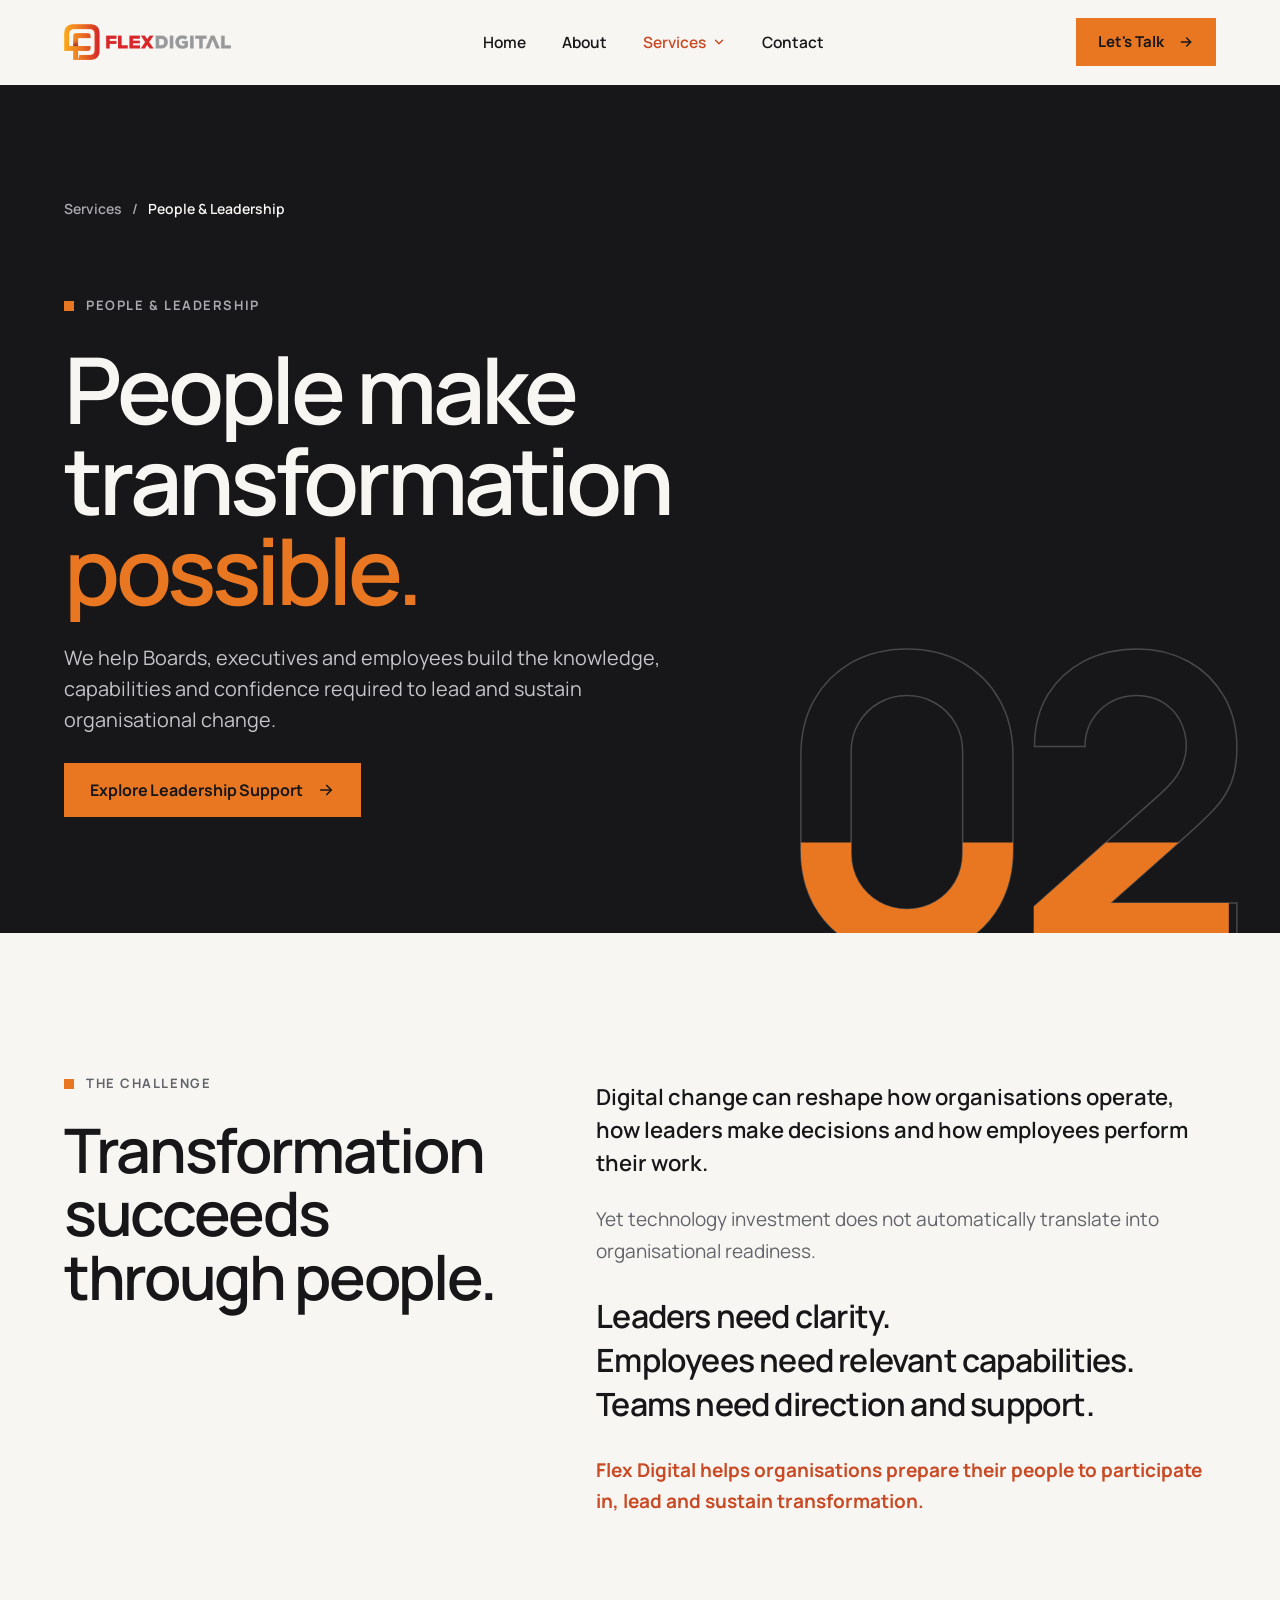
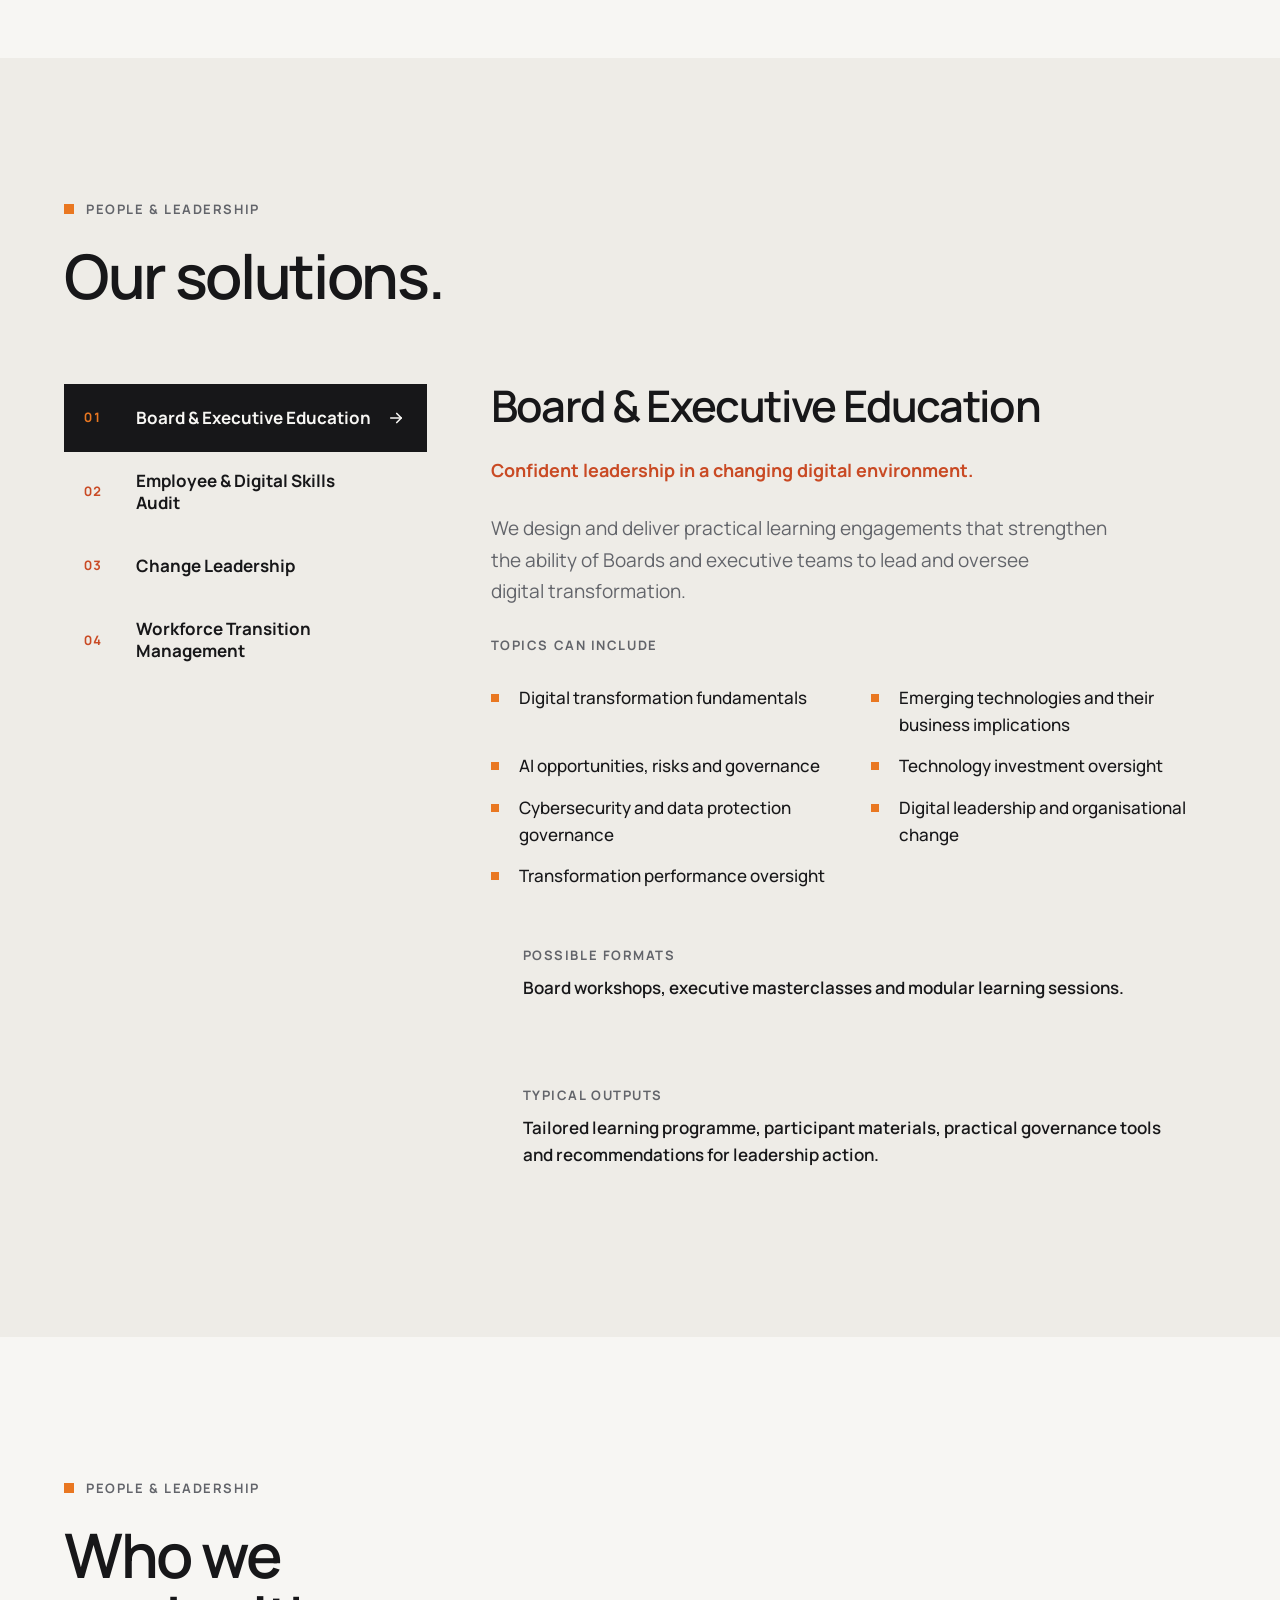
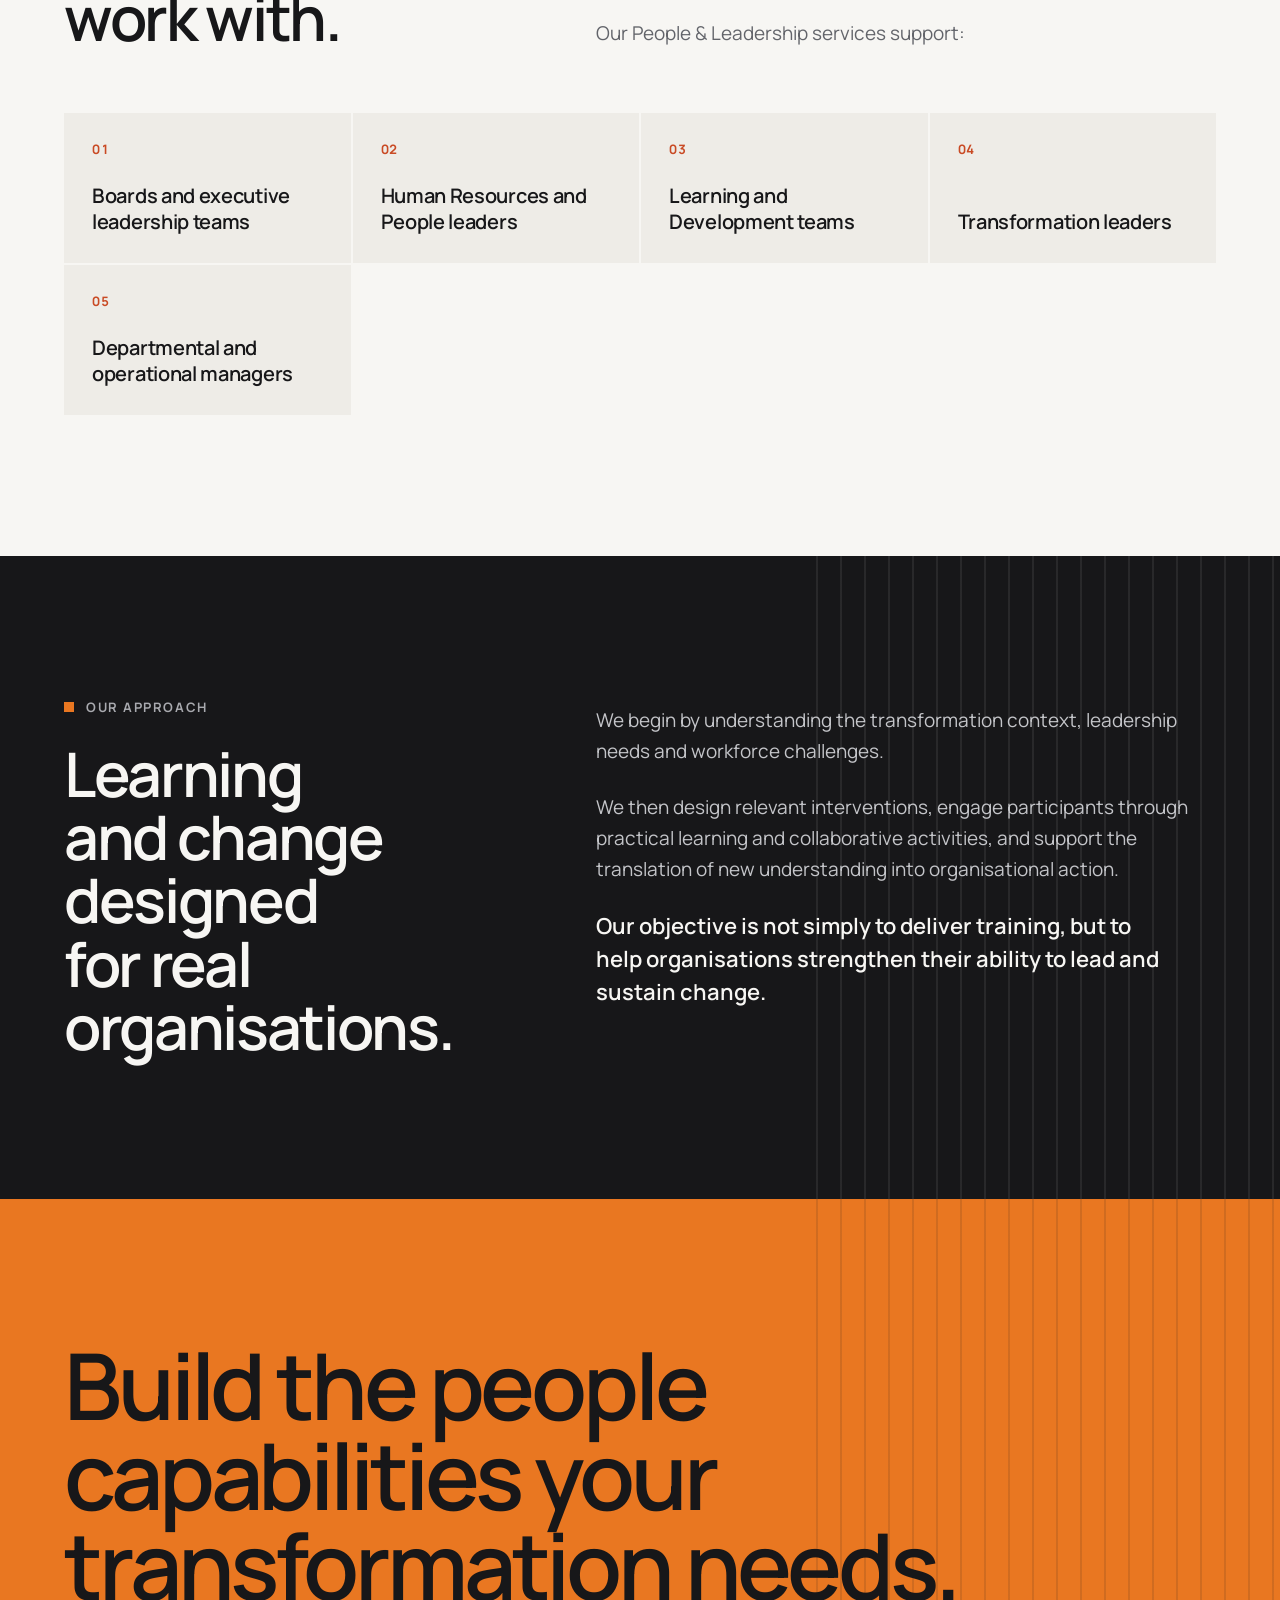
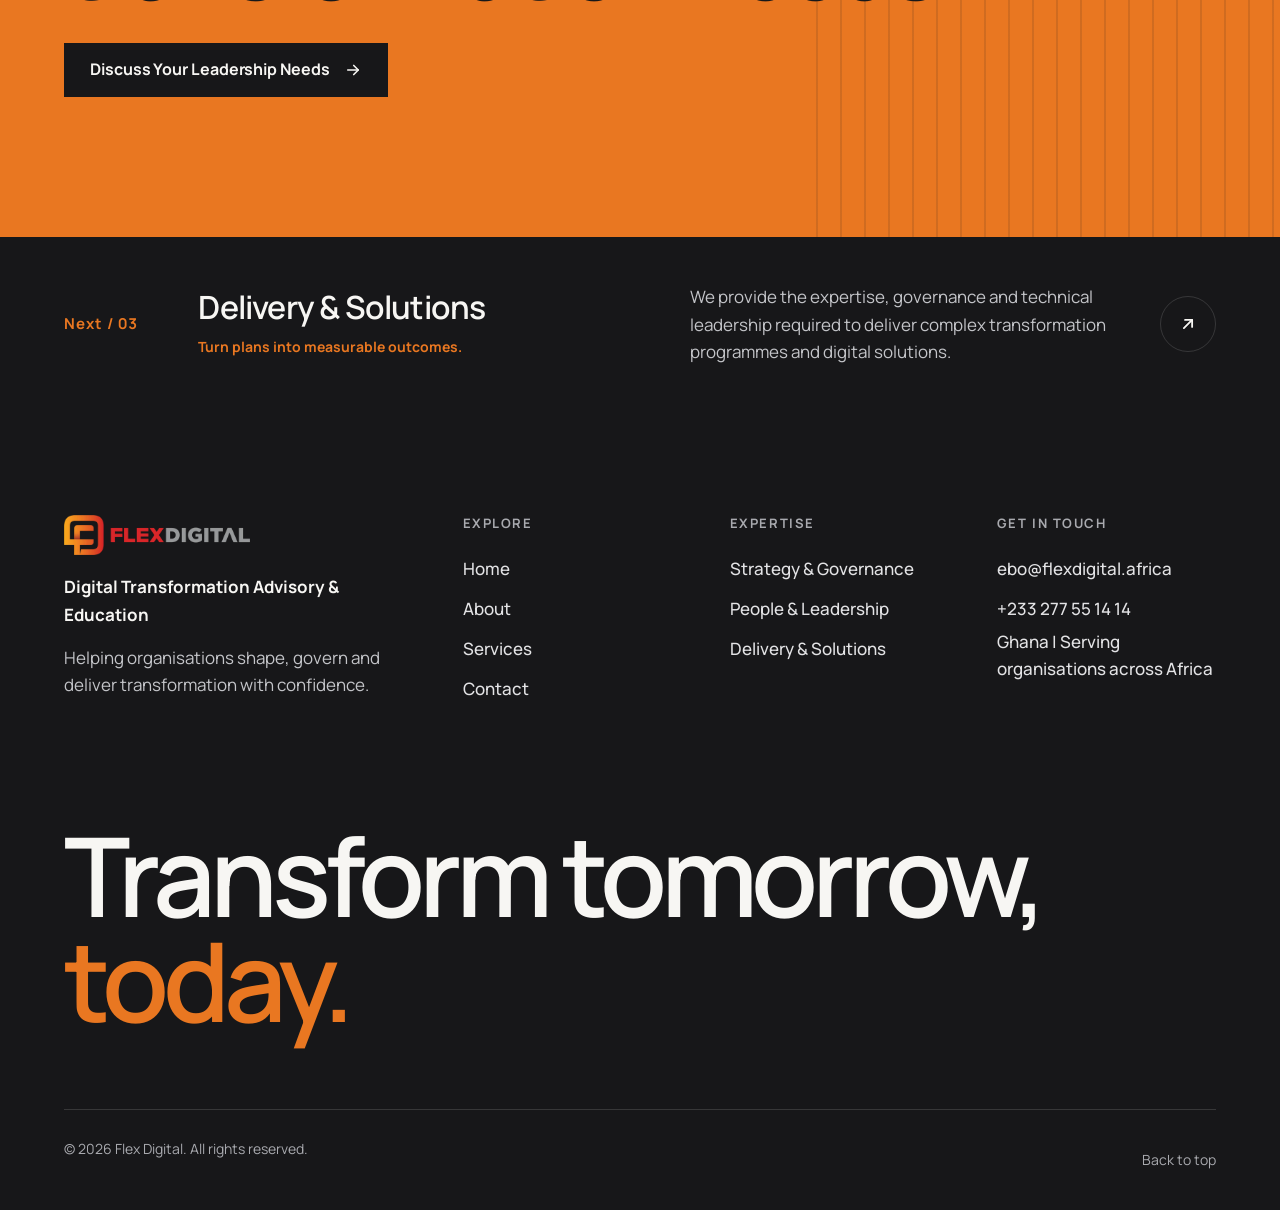
<file: people-leadership.html>
<!doctype html>
<html lang="en-GH">
<head>
<meta charset="utf-8">
<meta name="viewport" content="width=device-width, initial-scale=1">
<title>People &amp; Leadership | Board Education | Flex Digital</title>
<meta name="description" content="Board and executive education, digital skills audits, change leadership and workforce transition support to build the capability to lead and sustain change.">
<meta name="robots" content="index,follow,max-image-preview:large,max-snippet:-1,max-video-preview:-1">
<link rel="canonical" href="https://flexdigital.africa/people-leadership.html">
<meta name="author" content="Flex Digital">
<meta name="theme-color" content="#F7F6F3">
<meta property="og:type" content="website">
<meta property="og:site_name" content="Flex Digital">
<meta property="og:locale" content="en_GB">
<meta property="og:title" content="People &amp; Leadership | Board Education | Flex Digital">
<meta property="og:description" content="Board and executive education, digital skills audits, change leadership and workforce transition support to build the capability to lead and sustain change.">
<meta property="og:url" content="https://flexdigital.africa/people-leadership.html">
<meta property="og:image" content="https://flexdigital.africa/assets/og-image.png">
<meta property="og:image:width" content="1200">
<meta property="og:image:height" content="630">
<meta property="og:image:alt" content="Flex Digital: turn digital ambition into real value">
<meta name="twitter:card" content="summary_large_image">
<meta name="twitter:title" content="People &amp; Leadership | Board Education | Flex Digital">
<meta name="twitter:description" content="Board and executive education, digital skills audits, change leadership and workforce transition support to build the capability to lead and sustain change.">
<meta name="twitter:image" content="https://flexdigital.africa/assets/og-image.png">
<link rel="icon" href="favicon.ico" sizes="48x48">
<link rel="icon" type="image/png" sizes="32x32" href="assets/favicon-32.png">
<link rel="icon" type="image/png" sizes="192x192" href="assets/icon-192.png">
<link rel="apple-touch-icon" href="assets/apple-touch-icon.png">
<link rel="manifest" href="site.webmanifest">
<link rel="alternate" type="text/plain" href="https://flexdigital.africa/llms.txt" title="LLM-readable summary">
<link rel="preconnect" href="https://fonts.googleapis.com">
<link rel="preconnect" href="https://fonts.gstatic.com" crossorigin>
<link href="https://fonts.googleapis.com/css2?family=Manrope:wght@400;500;600;700;800&amp;display=swap" rel="stylesheet">
<link rel="stylesheet" href="assets/site.css">
<script>document.documentElement.className+=' js'</script>
<script type="application/ld+json">{"@context":"https://schema.org","@graph":[{"@type":["Organization","ProfessionalService"],"@id":"https://flexdigital.africa/#organization","name":"Flex Digital","url":"https://flexdigital.africa/","logo":{"@type":"ImageObject","url":"https://flexdigital.africa/assets/logo.png","width":600,"height":129},"image":"https://flexdigital.africa/assets/og-image.png","slogan":"Transform tomorrow, today.","description":"Flex Digital is a Ghana-based digital transformation advisory and education firm helping Boards, executive teams and institutions across Africa shape, govern and deliver transformation.","email":"ebo@flexdigital.africa","telephone":"+233277551414","address":{"@type":"PostalAddress","addressCountry":"GH"},"areaServed":[{"@type":"Country","name":"Ghana"},{"@type":"Continent","name":"Africa"}],"knowsAbout":["Digital transformation","Technology governance","AI governance","Cybersecurity governance","Enterprise architecture","Benefits realisation","Board and executive education","Change leadership","Programme assurance and PMO","Technology due diligence","CTO-as-a-Service"],"founder":[{"@type":"Person","@id":"https://flexdigital.africa/about.html#ebo","name":"Ebo Richardson","jobTitle":"Co-founder and Principal Consultant"},{"@type":"Person","@id":"https://flexdigital.africa/about.html#akua","name":"Akua Richardson","jobTitle":"Co-founder and Managing Consultant"},{"@type":"Person","@id":"https://flexdigital.africa/about.html#collins","name":"Collins Lartey","jobTitle":"Co-founder and Delivery Lead"}],"contactPoint":{"@type":"ContactPoint","contactType":"enquiries","email":"ebo@flexdigital.africa","telephone":"+233277551414","areaServed":"GH","availableLanguage":"English"},"hasOfferCatalog":{"@type":"OfferCatalog","name":"Flex Digital services","itemListElement":[{"@type":"Offer","itemOffered":{"@type":"Service","name":"Strategy & Governance","url":"https://flexdigital.africa/strategy-governance.html","description":"We help organisations define transformation priorities, strengthen technology governance and make strategic decisions with confidence."}},{"@type":"Offer","itemOffered":{"@type":"Service","name":"People & Leadership","url":"https://flexdigital.africa/people-leadership.html","description":"We equip Boards, executives and employees with the knowledge, skills and leadership capabilities needed to navigate transformation."}},{"@type":"Offer","itemOffered":{"@type":"Service","name":"Delivery & Solutions","url":"https://flexdigital.africa/delivery-solutions.html","description":"We provide the expertise, governance and technical leadership required to deliver complex transformation programmes and digital solutions."}}]}},{"@type":"WebSite","@id":"https://flexdigital.africa/#website","url":"https://flexdigital.africa/","name":"Flex Digital","inLanguage":"en-GH","publisher":{"@id":"https://flexdigital.africa/#organization"}},{"@type":"WebPage","@id":"https://flexdigital.africa/people-leadership.html#webpage","url":"https://flexdigital.africa/people-leadership.html","name":"People & Leadership","isPartOf":{"@id":"https://flexdigital.africa/#website"},"about":{"@id":"https://flexdigital.africa/people-leadership.html#service"},"dateModified":"2026-10-14","inLanguage":"en-GH","breadcrumb":{"@id":"https://flexdigital.africa/people-leadership.html#breadcrumb"}},{"@type":"BreadcrumbList","itemListElement":[{"@type":"ListItem","position":1,"name":"Home","item":"https://flexdigital.africa/"},{"@type":"ListItem","position":2,"name":"Services","item":"https://flexdigital.africa/services.html"},{"@type":"ListItem","position":3,"name":"People & Leadership","item":"https://flexdigital.africa/people-leadership.html"}],"@id":"https://flexdigital.africa/people-leadership.html#breadcrumb"},{"@type":"Service","@id":"https://flexdigital.africa/people-leadership.html#service","name":"People & Leadership","serviceType":"People & Leadership","url":"https://flexdigital.africa/people-leadership.html","description":"We equip Boards, executives and employees with the knowledge, skills and leadership capabilities needed to navigate transformation.","provider":{"@id":"https://flexdigital.africa/#organization"},"areaServed":[{"@type":"Country","name":"Ghana"},{"@type":"Continent","name":"Africa"}],"audience":[{"@type":"Audience","audienceType":"Boards and executive leadership teams"},{"@type":"Audience","audienceType":"Human Resources and People leaders"},{"@type":"Audience","audienceType":"Learning and Development teams"},{"@type":"Audience","audienceType":"Transformation leaders"},{"@type":"Audience","audienceType":"Departmental and operational managers"}],"hasOfferCatalog":{"@type":"OfferCatalog","name":"People & Leadership","itemListElement":[{"@type":"Offer","itemOffered":{"@type":"Service","name":"Board & Executive Education","description":"We design and deliver practical learning engagements that strengthen the ability of Boards and executive teams to lead and oversee digital transformation."}},{"@type":"Offer","itemOffered":{"@type":"Service","name":"Employee & Digital Skills Audit","description":"We help organisations assess workforce readiness and identify digital skills gaps that could affect transformation success."}},{"@type":"Offer","itemOffered":{"@type":"Service","name":"Change Leadership","description":"We work with leaders to build the capabilities required to guide teams through organisational change."}},{"@type":"Offer","itemOffered":{"@type":"Service","name":"Workforce Transition Management","description":"We help organisations prepare for and manage workforce changes resulting from digital transformation."}}]}}]}</script>
</head>
<body>
<div class="page" style="background: #F7F6F3; color: #171719">

<a class="skip" href="#main">Skip to content</a>
<div class="progress" aria-hidden="true"></div>
<header class="nav" id="top">
<div class="wrap nav-in">
<a class="logo" href="index.html" aria-label="Flex Digital home"><img src="assets/logo.webp" srcset="assets/logo.webp 520w, assets/logo@2x.webp 1040w" sizes="160px" width="520" height="112" alt="Flex Digital"></a>
<nav class="menu" aria-label="Main">
<a class="menu-a" href="index.html">Home</a>
<a class="menu-a" href="about.html">About</a>
<div class="dd">
<a class="menu-a on" aria-current="page" href="services.html">Services <svg width="14" height="14" viewBox="0 0 24 24" fill="none" stroke="currentColor" stroke-width="2.4" stroke-linecap="round" stroke-linejoin="round" aria-hidden="true" focusable="false"><path d="M6 9l6 6 6-6"/></svg></a>
<div class="dd-panel">
<a href="services.html"><small>00</small>Overview<svg width="16" height="16" viewBox="0 0 24 24" fill="none" stroke="currentColor" stroke-width="2.2" stroke-linecap="round" stroke-linejoin="round" aria-hidden="true" focusable="false"><path d="M5 12h14"/><path d="M13 6l6 6-6 6"/></svg></a>
<a href="strategy-governance.html"><small>01</small>Strategy &amp; Governance<svg width="16" height="16" viewBox="0 0 24 24" fill="none" stroke="currentColor" stroke-width="2.2" stroke-linecap="round" stroke-linejoin="round" aria-hidden="true" focusable="false"><path d="M5 12h14"/><path d="M13 6l6 6-6 6"/></svg></a>
<a href="people-leadership.html"><small>02</small>People &amp; Leadership<svg width="16" height="16" viewBox="0 0 24 24" fill="none" stroke="currentColor" stroke-width="2.2" stroke-linecap="round" stroke-linejoin="round" aria-hidden="true" focusable="false"><path d="M5 12h14"/><path d="M13 6l6 6-6 6"/></svg></a>
<a href="delivery-solutions.html"><small>03</small>Delivery &amp; Solutions<svg width="16" height="16" viewBox="0 0 24 24" fill="none" stroke="currentColor" stroke-width="2.2" stroke-linecap="round" stroke-linejoin="round" aria-hidden="true" focusable="false"><path d="M5 12h14"/><path d="M13 6l6 6-6 6"/></svg></a>
</div>
</div>
<a class="menu-a" href="contact.html">Contact</a>
</nav>
<a class="btn nav-cta" href="contact.html">Let's Talk <svg width="16" height="16" viewBox="0 0 24 24" fill="none" stroke="currentColor" stroke-width="2.2" stroke-linecap="round" stroke-linejoin="round" aria-hidden="true" focusable="false"><path d="M5 12h14"/><path d="M13 6l6 6-6 6"/></svg></a>
<button class="burger" type="button" aria-label="Open menu" aria-expanded="false" aria-controls="mnav" data-burger>
<svg class="ico-open" width="24" height="24" viewBox="0 0 24 24" fill="none" stroke="currentColor" stroke-width="2" stroke-linecap="round" aria-hidden="true" focusable="false"><path d="M4 8h16"/><path d="M4 16h16"/></svg>
<svg class="ico-close" width="24" height="24" viewBox="0 0 24 24" fill="none" stroke="currentColor" stroke-width="2" stroke-linecap="round" aria-hidden="true" focusable="false"><path d="M6 6l12 12"/><path d="M18 6L6 18"/></svg>
</button>
</div>
<nav class="mnav" id="mnav" aria-label="Mobile" hidden>
<a href="index.html">Home</a>
<a href="about.html">About</a>
<a href="services.html">Services</a>
<a class="sub" href="strategy-governance.html">Strategy &amp; Governance</a>
<a class="sub" href="people-leadership.html">People &amp; Leadership</a>
<a class="sub" href="delivery-solutions.html">Delivery &amp; Solutions</a>
<a href="contact.html">Contact</a>
<a class="btn" href="contact.html">Let's Talk</a>
</nav>
</header>
<main id="main" tabindex="-1">

<section class="phero dark">
<div class="numeral" aria-hidden="true"><span class="o">02</span><span class="f">02</span></div>
<div class="wrap">
<nav class="crumbs fade d1" aria-label="Breadcrumb"><a href="services.html">Services</a><span aria-hidden="true">/</span><span style="color: #F7F6F3" aria-current="page">People &amp; Leadership</span></nav>
<div class="phero-copy">
<p class="eyebrow fade d1">People &amp; Leadership</p>
<h1 class="h-xl">
<span class="mask"><span class="d2">People make</span></span>
<span class="mask"><span class="d3">transformation</span></span>
<span class="mask"><span class="d4"><em class="accent">possible.</em></span></span>
</h1>
<p class="lead fade d5">We help Boards, executives and employees build the knowledge, capabilities and confidence required to lead and sustain organisational change.</p>
<div class="row fade d6"><a class="btn" href="#solutions">Explore Leadership Support <svg width="18" height="18" viewBox="0 0 24 24" fill="none" stroke="currentColor" stroke-width="2.2" stroke-linecap="round" stroke-linejoin="round" aria-hidden="true" focusable="false"><path d="M5 12h14"/><path d="M13 6l6 6-6 6"/></svg></a></div>
</div>
</div>
</section>

<section class="sec">
<div class="wrap split">
<div class="stack g24 sticky">
<p class="eyebrow rv">The challenge</p>
<h2 class="h-l rv">Transformation succeeds through people.</h2>
</div>
<div class="stack g24" style="padding-top: 8px">
<p class="body-l rv lede">Digital change can reshape how organisations operate, how leaders make decisions and how employees perform their work.</p>
<p class="body-l rv">Yet technology investment does not automatically translate into organisational readiness.</p>
<div class="stack g8 rv" style="padding-block: 8px"><p class="h-m">Leaders need clarity.</p><p class="h-m">Employees need relevant capabilities.</p><p class="h-m">Teams need direction and support.</p></div>
<p class="body-l rv" style="color: #C94A24; font-weight: 700">Flex Digital helps organisations prepare their people to participate in, lead and sustain transformation.</p>
</div>
</div>
</section>

<section class="sec tint" id="solutions">
<div class="wrap">
<div class="stack g24">
<p class="eyebrow rv">People &amp; Leadership</p>
<h2 class="h-l rv">Our solutions.</h2>
</div>
<div class="explorer" data-tabs>
<div class="tabs" role="tablist" aria-label="People &amp; Leadership solutions" aria-orientation="vertical">
<button class="tab on" type="button" role="tab" id="tab-pl0" aria-selected="true" aria-controls="panel-pl0"><span class="num">01</span><span>Board &amp; Executive Education</span><svg width="18" height="18" viewBox="0 0 24 24" fill="none" stroke="currentColor" stroke-width="2.2" stroke-linecap="round" stroke-linejoin="round" aria-hidden="true" focusable="false"><path d="M5 12h14"/><path d="M13 6l6 6-6 6"/></svg></button>
<button class="tab" type="button" role="tab" id="tab-pl1" aria-selected="false" aria-controls="panel-pl1" tabindex="-1"><span class="num">02</span><span>Employee &amp; Digital Skills Audit</span><svg width="18" height="18" viewBox="0 0 24 24" fill="none" stroke="currentColor" stroke-width="2.2" stroke-linecap="round" stroke-linejoin="round" aria-hidden="true" focusable="false"><path d="M5 12h14"/><path d="M13 6l6 6-6 6"/></svg></button>
<button class="tab" type="button" role="tab" id="tab-pl2" aria-selected="false" aria-controls="panel-pl2" tabindex="-1"><span class="num">03</span><span>Change Leadership</span><svg width="18" height="18" viewBox="0 0 24 24" fill="none" stroke="currentColor" stroke-width="2.2" stroke-linecap="round" stroke-linejoin="round" aria-hidden="true" focusable="false"><path d="M5 12h14"/><path d="M13 6l6 6-6 6"/></svg></button>
<button class="tab" type="button" role="tab" id="tab-pl3" aria-selected="false" aria-controls="panel-pl3" tabindex="-1"><span class="num">04</span><span>Workforce Transition Management</span><svg width="18" height="18" viewBox="0 0 24 24" fill="none" stroke="currentColor" stroke-width="2.2" stroke-linecap="round" stroke-linejoin="round" aria-hidden="true" focusable="false"><path d="M5 12h14"/><path d="M13 6l6 6-6 6"/></svg></button>
</div>
<div class="panels">
<div class="panel on" role="tabpanel" id="panel-pl0" aria-labelledby="tab-pl0" tabindex="0">
<h3 class="h-l" style="font-size: clamp(32px, 3.4vw, 52px)">Board &amp; Executive Education</h3>
<p class="tag" style="font-size: 18px">Confident leadership in a changing digital environment.</p>
<p class="body-l">We design and deliver practical learning engagements that strengthen the ability of Boards and executive teams to lead and oversee digital transformation.</p>
<p class="subhead">Topics can include</p>
<ul class="ticks"><li>Digital transformation fundamentals</li><li>Emerging technologies and their business implications</li><li>AI opportunities, risks and governance</li><li>Technology investment oversight</li><li>Cybersecurity and data protection governance</li><li>Digital leadership and organisational change</li><li>Transformation performance oversight</li></ul>
<div class="outputs"><h4>Possible formats</h4><p>Board workshops, executive masterclasses and modular learning sessions.</p></div>
<div class="outputs"><h4>Typical outputs</h4><p>Tailored learning programme, participant materials, practical governance tools and recommendations for leadership action.</p></div>
</div>
<div class="panel" role="tabpanel" id="panel-pl1" aria-labelledby="tab-pl1" tabindex="0">
<h3 class="h-l" style="font-size: clamp(32px, 3.4vw, 52px)">Employee &amp; Digital Skills Audit</h3>
<p class="tag" style="font-size: 18px">Understand the capabilities you have and those you need.</p>
<p class="body-l">We help organisations assess workforce readiness and identify digital skills gaps that could affect transformation success.</p>
<p class="subhead">Our support can include</p>
<ul class="ticks"><li>Digital capability assessment</li><li>Skills gap identification</li><li>Role and capability mapping</li><li>Workforce readiness analysis</li><li>Capability development recommendations</li></ul>
<div class="outputs"><h4>Typical outputs</h4><p>Skills assessment report, gap analysis and prioritised capability development plan.</p></div>
</div>
<div class="panel" role="tabpanel" id="panel-pl2" aria-labelledby="tab-pl2" tabindex="0">
<h3 class="h-l" style="font-size: clamp(32px, 3.4vw, 52px)">Change Leadership</h3>
<p class="tag" style="font-size: 18px">Equip leaders to move people forward.</p>
<p class="body-l">We work with leaders to build the capabilities required to guide teams through organisational change.</p>
<p class="subhead">Our support can include</p>
<ul class="ticks"><li>Change leadership development</li><li>Stakeholder engagement planning</li><li>Change communication approaches</li><li>Leadership alignment sessions</li><li>Organisational readiness support</li><li>Approaches to managing change resistance</li></ul>
<div class="outputs"><h4>Typical outputs</h4><p>Change leadership plan, stakeholder engagement recommendations and leadership development interventions.</p></div>
</div>
<div class="panel" role="tabpanel" id="panel-pl3" aria-labelledby="tab-pl3" tabindex="0">
<h3 class="h-l" style="font-size: clamp(32px, 3.4vw, 52px)">Workforce Transition Management</h3>
<p class="tag" style="font-size: 18px">Support people through changing ways of working.</p>
<p class="body-l">We help organisations prepare for and manage workforce changes resulting from digital transformation.</p>
<p class="subhead">Our support can include</p>
<ul class="ticks"><li>Organisational impact assessment</li><li>Role and workforce transition planning</li><li>Workforce communication and engagement</li><li>Employee transition support</li><li>Recommendations for capability development</li></ul>
<div class="outputs"><h4>Typical outputs</h4><p>Workforce impact assessment, transition plan and change support recommendations.</p></div>
</div>
</div>
</div>
</div>
</section>

<section class="sec">
<div class="wrap">
<div class="split" style="align-items: end">
<div class="stack g24">
<p class="eyebrow rv">People &amp; Leadership</p>
<h2 class="h-l rv">Who we work with.</h2>
</div>
<p class="body-l rv s2">Our People &amp; Leadership services support:</p>
</div>
<ul class="aud">
<li class="rv"><span class="num">01</span>Boards and executive leadership teams</li>
<li class="rv s2"><span class="num">02</span>Human Resources and People leaders</li>
<li class="rv s3"><span class="num">03</span>Learning and Development teams</li>
<li class="rv"><span class="num">04</span>Transformation leaders</li>
<li class="rv s2"><span class="num">05</span>Departmental and operational managers</li>
</ul>
</div>
</section>

<section class="sec dark cta">
<div class="cta-fins" aria-hidden="true"></div>
<div class="wrap split">
<div class="stack g24">
<p class="eyebrow rv">Our approach</p>
<h2 class="h-l rv">Learning and change designed for real organisations.</h2>
</div>
<div class="stack g24" style="padding-top: 8px">

<p class="body-l rv">We begin by understanding the transformation context, leadership needs and workforce challenges.</p>
<p class="body-l rv">We then design relevant interventions, engage participants through practical learning and collaborative activities, and support the translation of new understanding into organisational action.</p>
<p class="body-l rv lede" style="color: #F7F6F3">Our objective is not simply to deliver training, but to help organisations strengthen their ability to lead and sustain change.</p>
</div>
</div>
</section>

<section class="sec cta orange">
<div class="cta-fins" aria-hidden="true"></div>
<div class="wrap stack g32">
<h2 class="h-xl rv" style="max-width: 1100px">Build the people capabilities your transformation needs.</h2>
<div class="row rv s3"><a class="btn btn-ink" href="contact.html">Discuss Your Leadership Needs <svg width="18" height="18" viewBox="0 0 24 24" fill="none" stroke="currentColor" stroke-width="2.2" stroke-linecap="round" stroke-linejoin="round" aria-hidden="true" focusable="false"><path d="M5 12h14"/><path d="M13 6l6 6-6 6"/></svg></a></div>
</div>
</section>

<a class="pillar dark" href="delivery-solutions.html" style="padding-inline: var(--pad); border-top: 0" aria-label="Next discipline: Delivery &amp; Solutions">
<span class="num">Next / 03</span>
<div><h3 class="h-m">Delivery &amp; Solutions</h3><span class="tag">Turn plans into measurable outcomes.</span></div>
<p class="body">We provide the expertise, governance and technical leadership required to deliver complex transformation programmes and digital solutions.</p>
<span class="circ"><svg width="20" height="20" viewBox="0 0 24 24" fill="none" stroke="currentColor" stroke-width="2.2" stroke-linecap="round" stroke-linejoin="round" aria-hidden="true" focusable="false"><path d="M5 12h14"/><path d="M13 6l6 6-6 6"/></svg></span>
</a>
</main>

<footer class="foot dark">
<div class="wrap">
<div class="foot-grid">
<div class="stack g16">
<a class="logo" href="index.html" aria-label="Flex Digital home"><img src="assets/logo.webp" srcset="assets/logo.webp 520w, assets/logo@2x.webp 1040w" sizes="160px" width="520" height="112" alt="Flex Digital"></a>
<p style="font-weight: 700; color: #F7F6F3">Digital Transformation Advisory &amp; Education</p>
<p class="body" style="max-width: 340px">Helping organisations shape, govern and deliver transformation with confidence.</p>
</div>
<div><h4>Explore</h4><div class="foot-links"><a href="index.html">Home</a><a href="about.html">About</a><a href="services.html">Services</a><a href="contact.html">Contact</a></div></div>
<div><h4>Expertise</h4><div class="foot-links"><a href="strategy-governance.html">Strategy &amp; Governance</a><a href="people-leadership.html">People &amp; Leadership</a><a href="delivery-solutions.html">Delivery &amp; Solutions</a></div></div>
<div><h4>Get in touch</h4><address class="foot-links"><a href="mailto:ebo@flexdigital.africa">ebo@flexdigital.africa</a><a href="tel:+233277551414">+233 277 55 14 14</a><span>Ghana | Serving organisations across Africa</span></address></div>
</div>
<p class="foot-close">Transform tomorrow, <em>today.</em></p>
<div class="foot-bar">
<span>&copy; 2026 Flex Digital. All rights reserved.</span>
<a href="#top">Back to top</a>
</div>
</div>
</footer>
</div>
<script src="assets/site.js" defer></script>
</body>
</html>
</file>
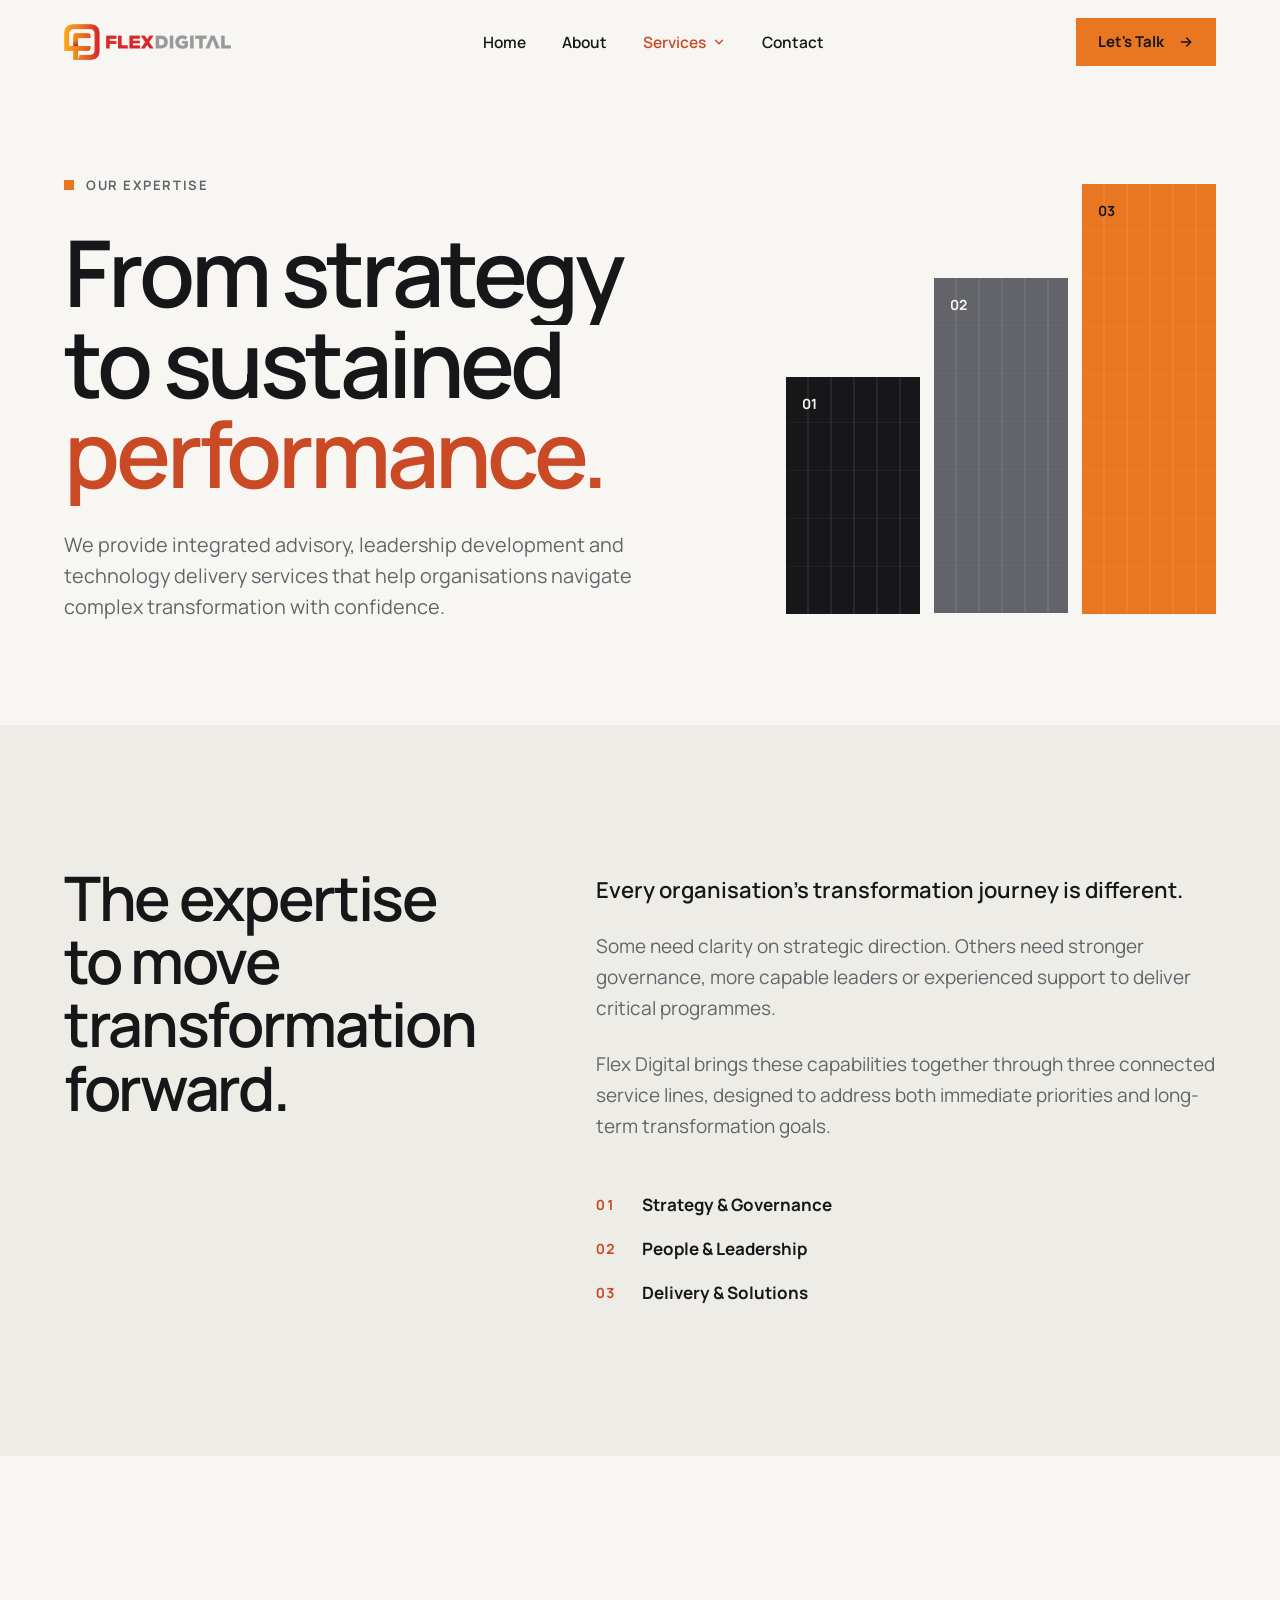
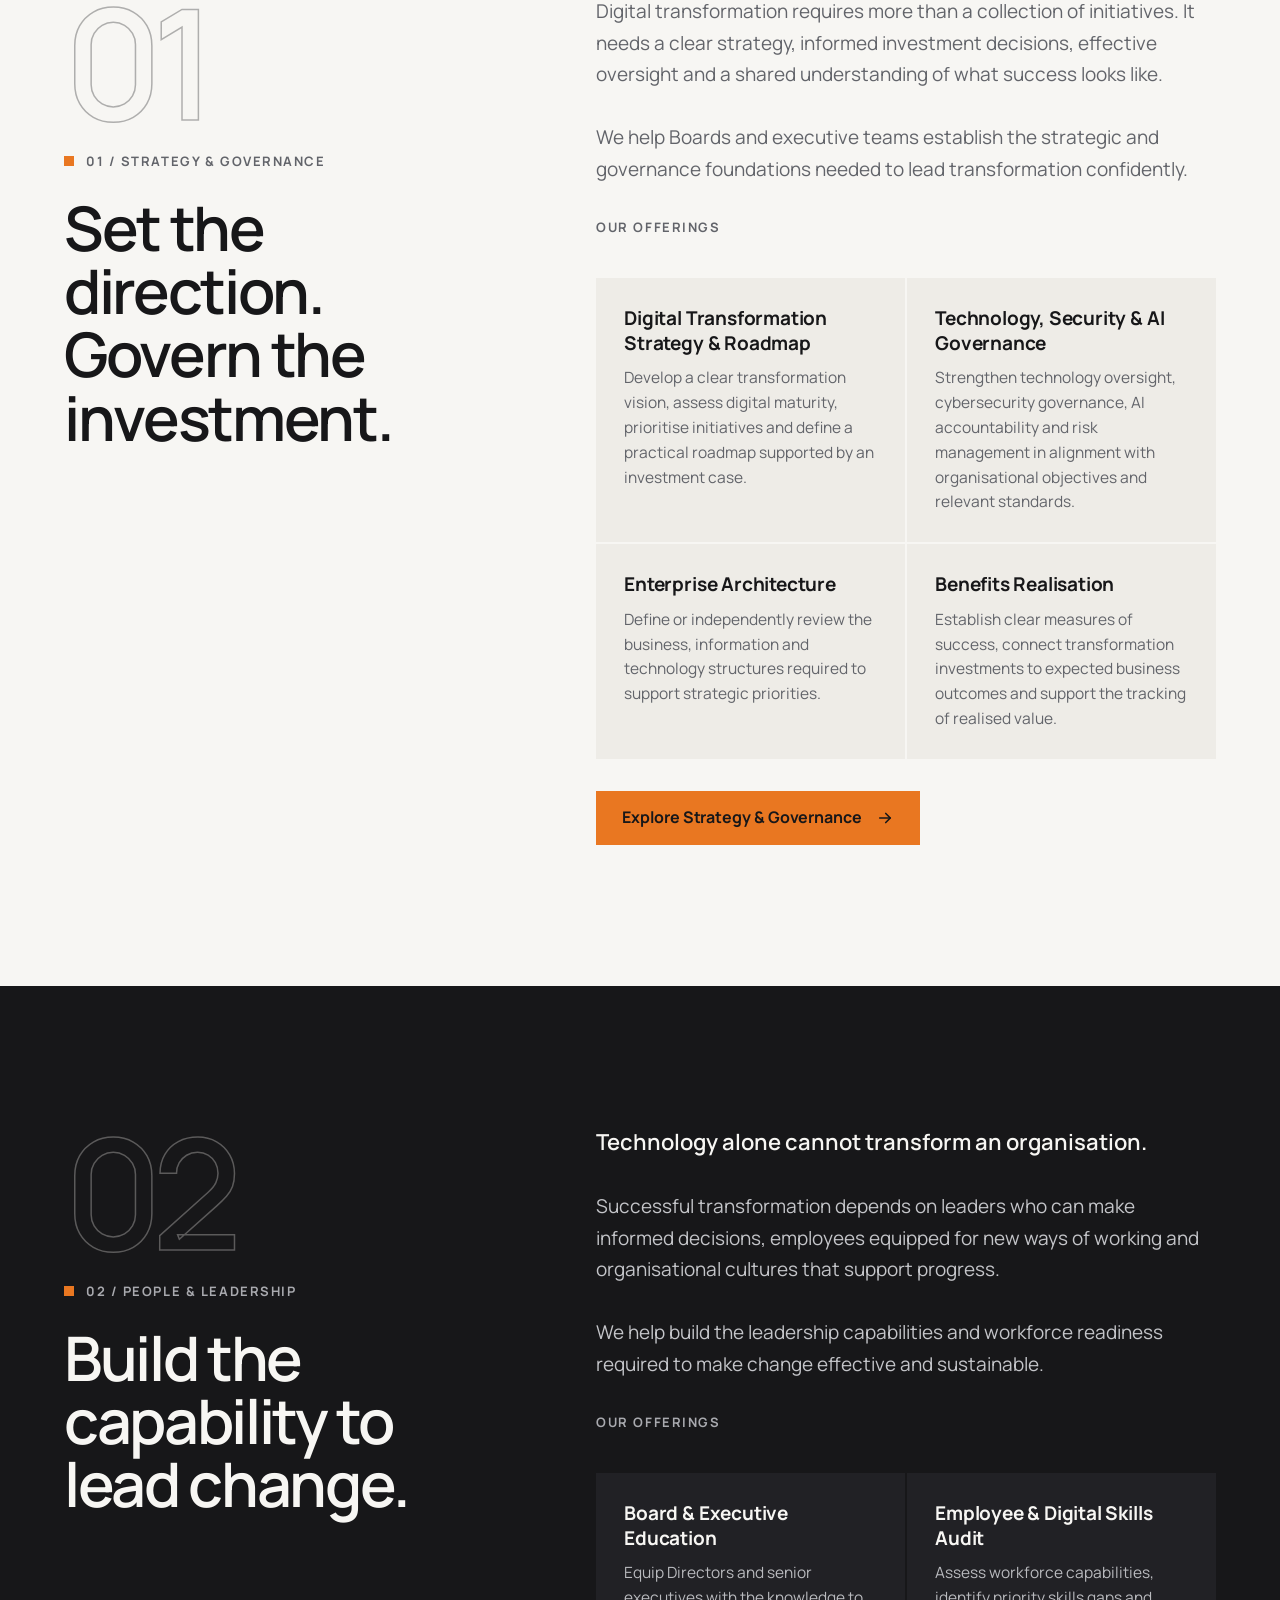
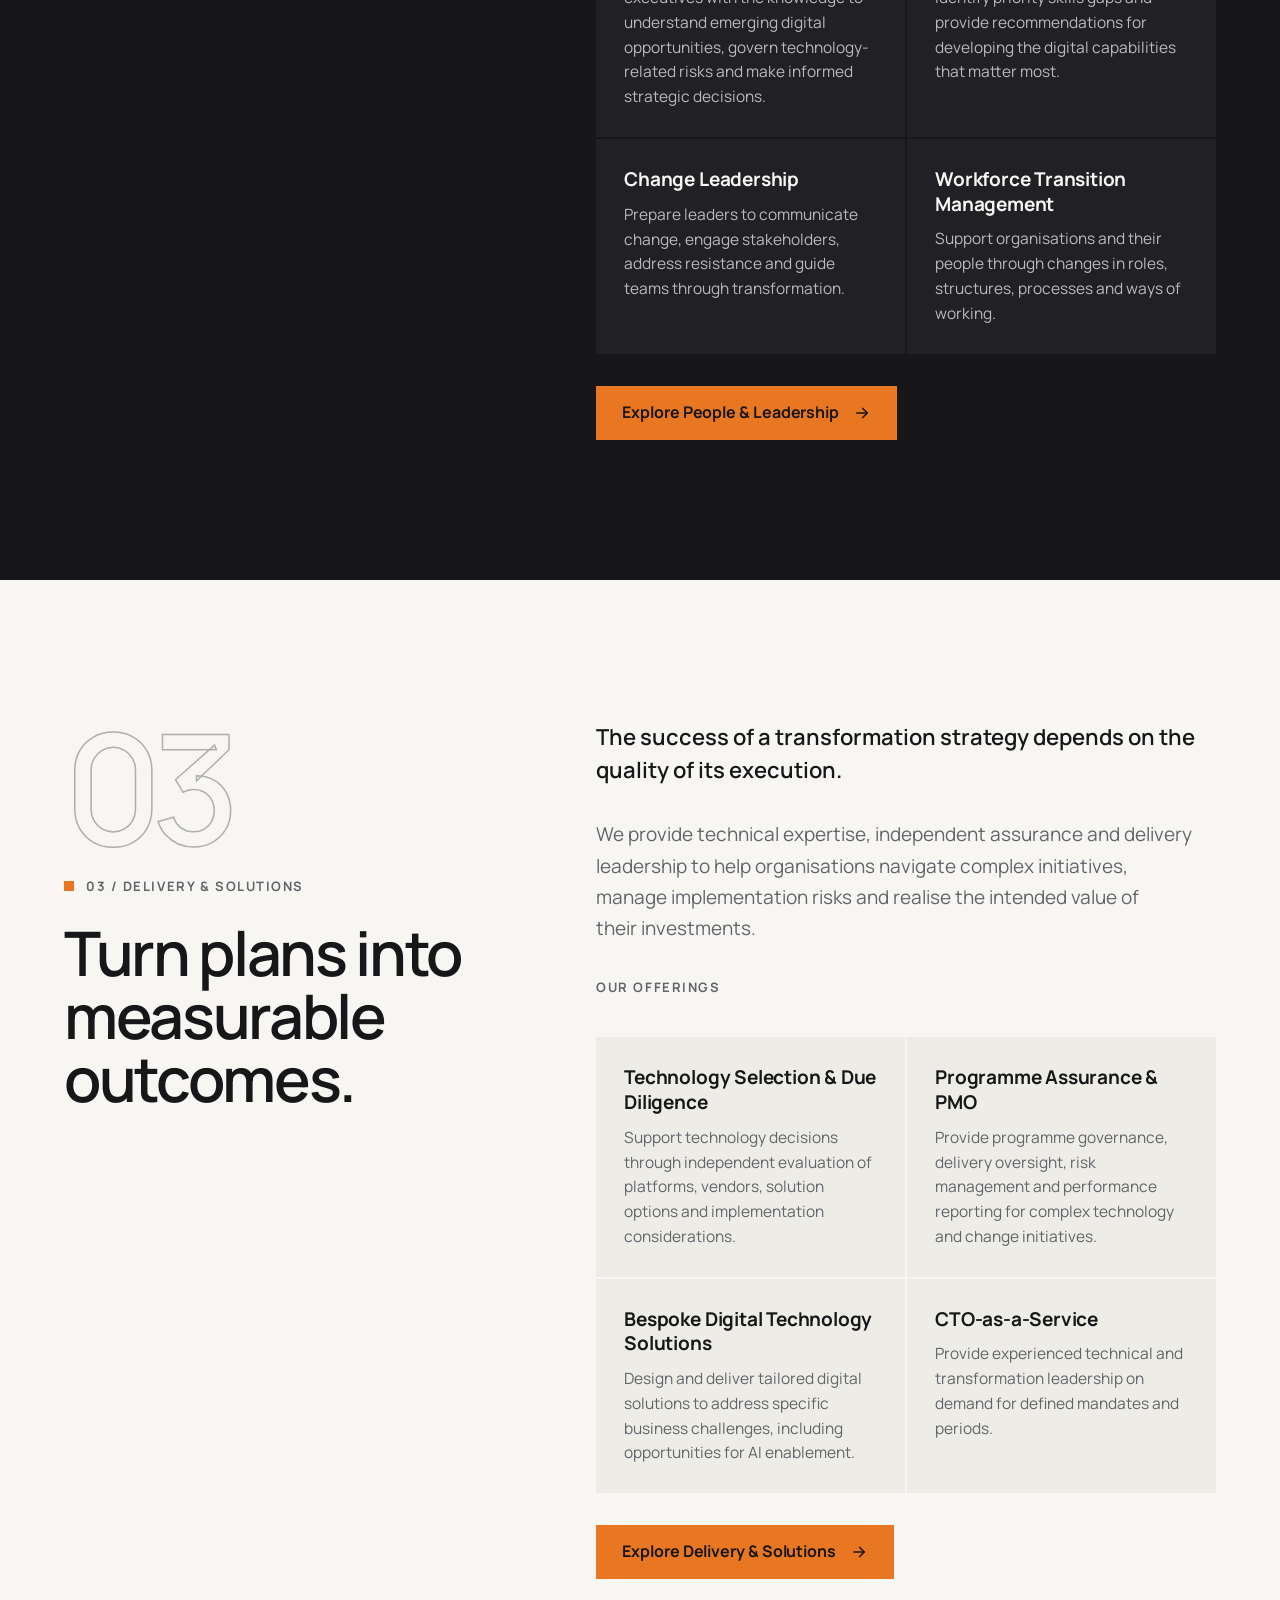
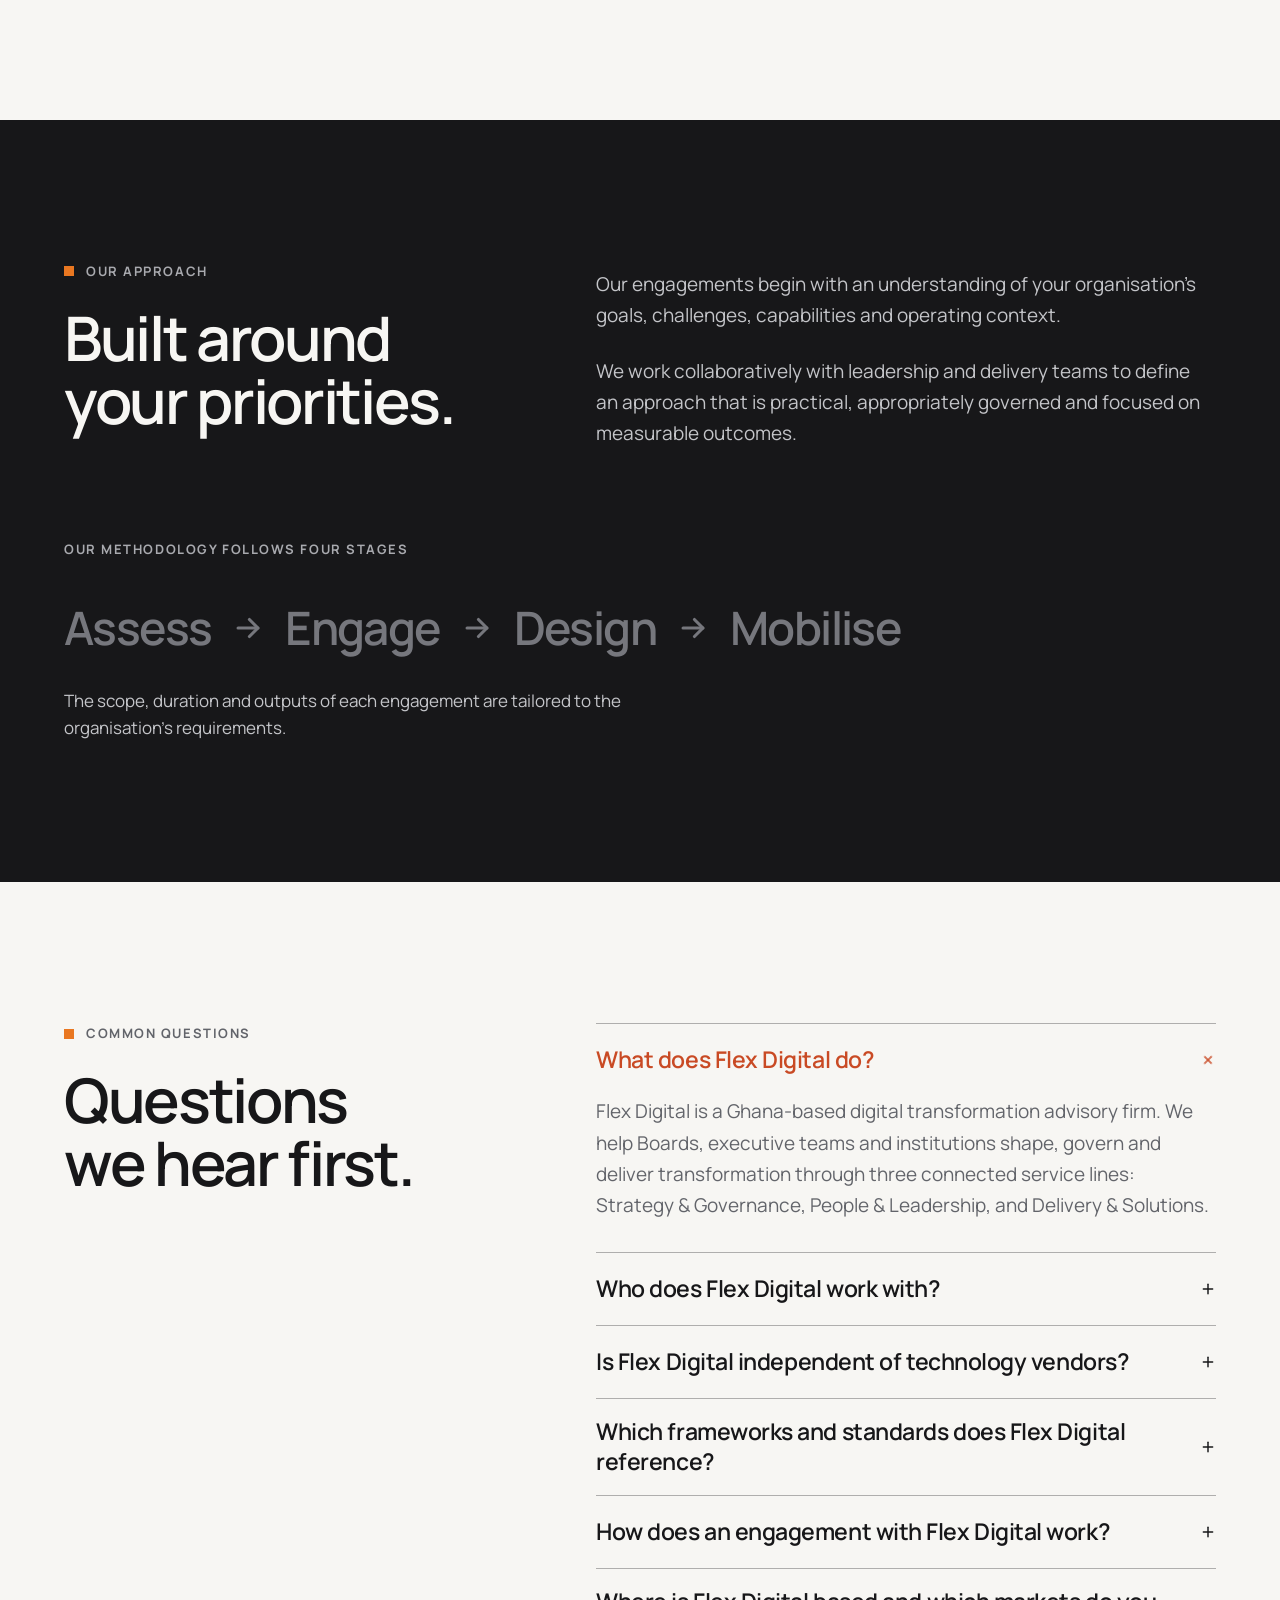
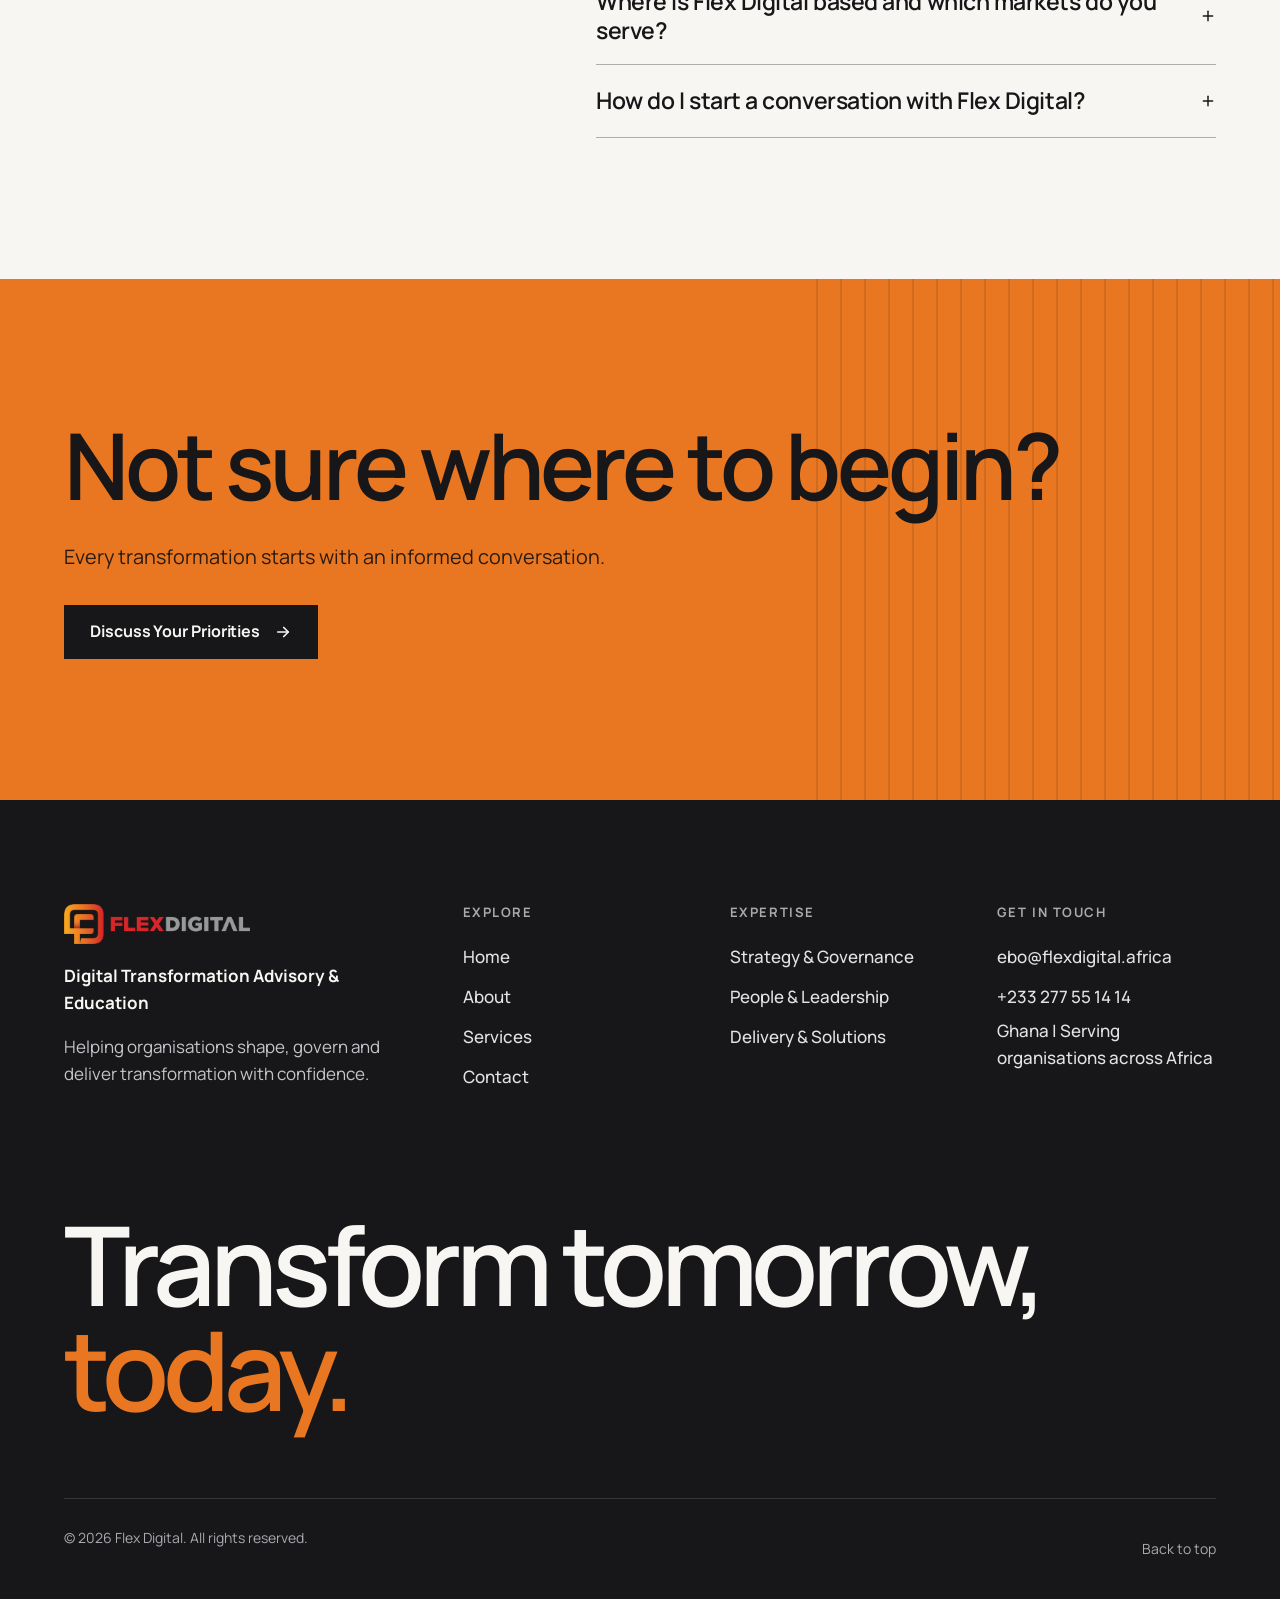
<file: services.html>
<!doctype html>
<html lang="en-GH">
<head>
<meta charset="utf-8">
<meta name="viewport" content="width=device-width, initial-scale=1">
<title>Services | Digital Transformation Advisory | Flex Digital</title>
<meta name="description" content="Strategy &amp; Governance, People &amp; Leadership, and Delivery &amp; Solutions: three connected Flex Digital service lines for Boards and executives across Africa.">
<meta name="robots" content="index,follow,max-image-preview:large,max-snippet:-1,max-video-preview:-1">
<link rel="canonical" href="https://flexdigital.africa/services.html">
<meta name="author" content="Flex Digital">
<meta name="theme-color" content="#F7F6F3">
<meta property="og:type" content="website">
<meta property="og:site_name" content="Flex Digital">
<meta property="og:locale" content="en_GB">
<meta property="og:title" content="Services | Digital Transformation Advisory | Flex Digital">
<meta property="og:description" content="Strategy &amp; Governance, People &amp; Leadership, and Delivery &amp; Solutions: three connected Flex Digital service lines for Boards and executives across Africa.">
<meta property="og:url" content="https://flexdigital.africa/services.html">
<meta property="og:image" content="https://flexdigital.africa/assets/og-image.png">
<meta property="og:image:width" content="1200">
<meta property="og:image:height" content="630">
<meta property="og:image:alt" content="Flex Digital: turn digital ambition into real value">
<meta name="twitter:card" content="summary_large_image">
<meta name="twitter:title" content="Services | Digital Transformation Advisory | Flex Digital">
<meta name="twitter:description" content="Strategy &amp; Governance, People &amp; Leadership, and Delivery &amp; Solutions: three connected Flex Digital service lines for Boards and executives across Africa.">
<meta name="twitter:image" content="https://flexdigital.africa/assets/og-image.png">
<link rel="icon" href="favicon.ico" sizes="48x48">
<link rel="icon" type="image/png" sizes="32x32" href="assets/favicon-32.png">
<link rel="icon" type="image/png" sizes="192x192" href="assets/icon-192.png">
<link rel="apple-touch-icon" href="assets/apple-touch-icon.png">
<link rel="manifest" href="site.webmanifest">
<link rel="alternate" type="text/plain" href="https://flexdigital.africa/llms.txt" title="LLM-readable summary">
<link rel="preconnect" href="https://fonts.googleapis.com">
<link rel="preconnect" href="https://fonts.gstatic.com" crossorigin>
<link href="https://fonts.googleapis.com/css2?family=Manrope:wght@400;500;600;700;800&amp;display=swap" rel="stylesheet">
<link rel="stylesheet" href="assets/site.css">
<script>document.documentElement.className+=' js'</script>
<script type="application/ld+json">{"@context":"https://schema.org","@graph":[{"@type":["Organization","ProfessionalService"],"@id":"https://flexdigital.africa/#organization","name":"Flex Digital","url":"https://flexdigital.africa/","logo":{"@type":"ImageObject","url":"https://flexdigital.africa/assets/logo.png","width":600,"height":129},"image":"https://flexdigital.africa/assets/og-image.png","slogan":"Transform tomorrow, today.","description":"Flex Digital is a Ghana-based digital transformation advisory and education firm helping Boards, executive teams and institutions across Africa shape, govern and deliver transformation.","email":"ebo@flexdigital.africa","telephone":"+233277551414","address":{"@type":"PostalAddress","addressCountry":"GH"},"areaServed":[{"@type":"Country","name":"Ghana"},{"@type":"Continent","name":"Africa"}],"knowsAbout":["Digital transformation","Technology governance","AI governance","Cybersecurity governance","Enterprise architecture","Benefits realisation","Board and executive education","Change leadership","Programme assurance and PMO","Technology due diligence","CTO-as-a-Service"],"founder":[{"@type":"Person","@id":"https://flexdigital.africa/about.html#ebo","name":"Ebo Richardson","jobTitle":"Co-founder and Principal Consultant"},{"@type":"Person","@id":"https://flexdigital.africa/about.html#akua","name":"Akua Richardson","jobTitle":"Co-founder and Managing Consultant"},{"@type":"Person","@id":"https://flexdigital.africa/about.html#collins","name":"Collins Lartey","jobTitle":"Co-founder and Delivery Lead"}],"contactPoint":{"@type":"ContactPoint","contactType":"enquiries","email":"ebo@flexdigital.africa","telephone":"+233277551414","areaServed":"GH","availableLanguage":"English"},"hasOfferCatalog":{"@type":"OfferCatalog","name":"Flex Digital services","itemListElement":[{"@type":"Offer","itemOffered":{"@type":"Service","name":"Strategy & Governance","url":"https://flexdigital.africa/strategy-governance.html","description":"We help organisations define transformation priorities, strengthen technology governance and make strategic decisions with confidence."}},{"@type":"Offer","itemOffered":{"@type":"Service","name":"People & Leadership","url":"https://flexdigital.africa/people-leadership.html","description":"We equip Boards, executives and employees with the knowledge, skills and leadership capabilities needed to navigate transformation."}},{"@type":"Offer","itemOffered":{"@type":"Service","name":"Delivery & Solutions","url":"https://flexdigital.africa/delivery-solutions.html","description":"We provide the expertise, governance and technical leadership required to deliver complex transformation programmes and digital solutions."}}]}},{"@type":"WebSite","@id":"https://flexdigital.africa/#website","url":"https://flexdigital.africa/","name":"Flex Digital","inLanguage":"en-GH","publisher":{"@id":"https://flexdigital.africa/#organization"}},{"@type":"CollectionPage","@id":"https://flexdigital.africa/services.html#webpage","url":"https://flexdigital.africa/services.html","name":"Flex Digital services","isPartOf":{"@id":"https://flexdigital.africa/#website"},"about":{"@id":"https://flexdigital.africa/#organization"},"dateModified":"2026-10-14","inLanguage":"en-GH","breadcrumb":{"@id":"https://flexdigital.africa/services.html#breadcrumb"}},{"@type":"BreadcrumbList","itemListElement":[{"@type":"ListItem","position":1,"name":"Home","item":"https://flexdigital.africa/"},{"@type":"ListItem","position":2,"name":"Services","item":"https://flexdigital.africa/services.html"}],"@id":"https://flexdigital.africa/services.html#breadcrumb"},{"@type":"ItemList","name":"Flex Digital service lines","itemListElement":[{"@type":"ListItem","position":1,"url":"https://flexdigital.africa/strategy-governance.html","name":"Strategy & Governance"},{"@type":"ListItem","position":2,"url":"https://flexdigital.africa/people-leadership.html","name":"People & Leadership"},{"@type":"ListItem","position":3,"url":"https://flexdigital.africa/delivery-solutions.html","name":"Delivery & Solutions"}]},{"@type":"FAQPage","mainEntity":[{"@type":"Question","name":"What does Flex Digital do?","acceptedAnswer":{"@type":"Answer","text":"Flex Digital is a Ghana-based digital transformation advisory firm. We help Boards, executive teams and institutions shape, govern and deliver transformation through three connected service lines: Strategy & Governance, People & Leadership, and Delivery & Solutions."}},{"@type":"Question","name":"Who does Flex Digital work with?","acceptedAnswer":{"@type":"Answer","text":"We work with Boards and Board committees, Chief Executive Officers, Chief Information and Technology Officers, risk and compliance leaders, HR and People leaders, and transformation and programme teams in businesses and institutions across Africa."}},{"@type":"Question","name":"Is Flex Digital independent of technology vendors?","acceptedAnswer":{"@type":"Answer","text":"Yes. Our advice is vendor-neutral and grounded in each client's strategic priorities and risk appetite. We recommend approaches and technologies based on their suitability and potential value, not a commitment to particular vendors."}},{"@type":"Question","name":"Which frameworks and standards does Flex Digital reference?","acceptedAnswer":{"@type":"Answer","text":"Where relevant, our technology, security and AI governance work can reference established frameworks such as COBIT, NIST CSF and ISO 27001."}},{"@type":"Question","name":"How does an engagement with Flex Digital work?","acceptedAnswer":{"@type":"Answer","text":"Our methodology follows four stages: Assess, Engage, Design and Mobilise. The scope, duration and outputs of each engagement are tailored to the organisation's requirements."}},{"@type":"Question","name":"Where is Flex Digital based and which markets do you serve?","acceptedAnswer":{"@type":"Answer","text":"Flex Digital is based in Ghana and serves organisations across Africa. Our consultants have worked across eight markets in Africa and Europe."}},{"@type":"Question","name":"How do I start a conversation with Flex Digital?","acceptedAnswer":{"@type":"Answer","text":"Use the contact page, email ebo@flexdigital.africa or call +233 277 55 14 14. We begin with an initial conversation, followed where appropriate by a needs assessment and a tailored proposal."}}]}]}</script>
</head>
<body>
<div class="page" style="background: #F7F6F3; color: #171719">

<a class="skip" href="#main">Skip to content</a>
<div class="progress" aria-hidden="true"></div>
<header class="nav" id="top">
<div class="wrap nav-in">
<a class="logo" href="index.html" aria-label="Flex Digital home"><img src="assets/logo.webp" srcset="assets/logo.webp 520w, assets/logo@2x.webp 1040w" sizes="160px" width="520" height="112" alt="Flex Digital"></a>
<nav class="menu" aria-label="Main">
<a class="menu-a" href="index.html">Home</a>
<a class="menu-a" href="about.html">About</a>
<div class="dd">
<a class="menu-a on" aria-current="page" href="services.html">Services <svg width="14" height="14" viewBox="0 0 24 24" fill="none" stroke="currentColor" stroke-width="2.4" stroke-linecap="round" stroke-linejoin="round" aria-hidden="true" focusable="false"><path d="M6 9l6 6 6-6"/></svg></a>
<div class="dd-panel">
<a href="services.html"><small>00</small>Overview<svg width="16" height="16" viewBox="0 0 24 24" fill="none" stroke="currentColor" stroke-width="2.2" stroke-linecap="round" stroke-linejoin="round" aria-hidden="true" focusable="false"><path d="M5 12h14"/><path d="M13 6l6 6-6 6"/></svg></a>
<a href="strategy-governance.html"><small>01</small>Strategy &amp; Governance<svg width="16" height="16" viewBox="0 0 24 24" fill="none" stroke="currentColor" stroke-width="2.2" stroke-linecap="round" stroke-linejoin="round" aria-hidden="true" focusable="false"><path d="M5 12h14"/><path d="M13 6l6 6-6 6"/></svg></a>
<a href="people-leadership.html"><small>02</small>People &amp; Leadership<svg width="16" height="16" viewBox="0 0 24 24" fill="none" stroke="currentColor" stroke-width="2.2" stroke-linecap="round" stroke-linejoin="round" aria-hidden="true" focusable="false"><path d="M5 12h14"/><path d="M13 6l6 6-6 6"/></svg></a>
<a href="delivery-solutions.html"><small>03</small>Delivery &amp; Solutions<svg width="16" height="16" viewBox="0 0 24 24" fill="none" stroke="currentColor" stroke-width="2.2" stroke-linecap="round" stroke-linejoin="round" aria-hidden="true" focusable="false"><path d="M5 12h14"/><path d="M13 6l6 6-6 6"/></svg></a>
</div>
</div>
<a class="menu-a" href="contact.html">Contact</a>
</nav>
<a class="btn nav-cta" href="contact.html">Let's Talk <svg width="16" height="16" viewBox="0 0 24 24" fill="none" stroke="currentColor" stroke-width="2.2" stroke-linecap="round" stroke-linejoin="round" aria-hidden="true" focusable="false"><path d="M5 12h14"/><path d="M13 6l6 6-6 6"/></svg></a>
<button class="burger" type="button" aria-label="Open menu" aria-expanded="false" aria-controls="mnav" data-burger>
<svg class="ico-open" width="24" height="24" viewBox="0 0 24 24" fill="none" stroke="currentColor" stroke-width="2" stroke-linecap="round" aria-hidden="true" focusable="false"><path d="M4 8h16"/><path d="M4 16h16"/></svg>
<svg class="ico-close" width="24" height="24" viewBox="0 0 24 24" fill="none" stroke="currentColor" stroke-width="2" stroke-linecap="round" aria-hidden="true" focusable="false"><path d="M6 6l12 12"/><path d="M18 6L6 18"/></svg>
</button>
</div>
<nav class="mnav" id="mnav" aria-label="Mobile" hidden>
<a href="index.html">Home</a>
<a href="about.html">About</a>
<a href="services.html">Services</a>
<a class="sub" href="strategy-governance.html">Strategy &amp; Governance</a>
<a class="sub" href="people-leadership.html">People &amp; Leadership</a>
<a class="sub" href="delivery-solutions.html">Delivery &amp; Solutions</a>
<a href="contact.html">Contact</a>
<a class="btn" href="contact.html">Let's Talk</a>
</nav>
</header>
<main id="main" tabindex="-1">

<section class="hero">
<div class="wrap hero-grid">
<div class="stack g32">
<p class="eyebrow fade d1">Our expertise</p>
<h1 class="h-xl">
<span class="mask"><span class="d2">From strategy</span></span>
<span class="mask"><span class="d3">to sustained</span></span>
<span class="mask"><span class="d4"><em class="accent">performance.</em></span></span>
</h1>
<p class="lead fade d5">We provide integrated advisory, leadership development and technology delivery services that help organisations navigate complex transformation with confidence.</p>
</div>
<div class="pill-art" aria-hidden="true">
<div><span class="fins"></span><span style="position: relative">01</span></div>
<div><span class="fins"></span><span style="position: relative">02</span></div>
<div><span class="fins"></span><span style="position: relative">03</span></div>
</div>
</div>
</section>

<section class="sec tint">
<div class="wrap split">
<h2 class="h-l rv sticky">The expertise to move transformation forward.</h2>
<div class="stack g24" style="padding-top: 8px">
<p class="body-l rv lede">Every organisation's transformation journey is different.</p>
<p class="body-l rv">Some need clarity on strategic direction. Others need stronger governance, more capable leaders or experienced support to deliver critical programmes.</p>
<p class="body-l rv">Flex Digital brings these capabilities together through three connected service lines, designed to address both immediate priorities and long-term transformation goals.</p>
<nav class="stack rv" aria-label="Service lines" style="margin-top: 16px">
<a class="link" href="#sg"><span class="num" style="width: 36px">01</span>Strategy &amp; Governance</a>
<a class="link" href="#pl"><span class="num" style="width: 36px">02</span>People &amp; Leadership</a>
<a class="link" href="#ds"><span class="num" style="width: 36px">03</span>Delivery &amp; Solutions</a>
</nav>
</div>
</div>
</section>

<section class="sec" id="sg">
<div class="wrap svc">
<div class="stack g24 sticky">
<span class="svc-num rv" aria-hidden="true">01</span>
<p class="eyebrow rv">01 / Strategy &amp; Governance</p>
<h2 class="h-l rv">Set the direction. Govern the investment.</h2>
</div>
<div class="stack g32">

<p class="body-l rv">Digital transformation requires more than a collection of initiatives. It needs a clear strategy, informed investment decisions, effective oversight and a shared understanding of what success looks like.</p>
<p class="body-l rv">We help Boards and executive teams establish the strategic and governance foundations needed to lead transformation confidently.</p>
<p class="subhead rv">Our offerings</p>
<div class="offers">
<div class="offer rv"><h3>Digital Transformation Strategy &amp; Roadmap</h3><p>Develop a clear transformation vision, assess digital maturity, prioritise initiatives and define a practical roadmap supported by an investment case.</p></div>
<div class="offer rv s2"><h3>Technology, Security &amp; AI Governance</h3><p>Strengthen technology oversight, cybersecurity governance, AI accountability and risk management in alignment with organisational objectives and relevant standards.</p></div>
<div class="offer rv"><h3>Enterprise Architecture</h3><p>Define or independently review the business, information and technology structures required to support strategic priorities.</p></div>
<div class="offer rv s2"><h3>Benefits Realisation</h3><p>Establish clear measures of success, connect transformation investments to expected business outcomes and support the tracking of realised value.</p></div>
</div>
<a class="btn rv" href="strategy-governance.html" style="align-self: flex-start">Explore Strategy &amp; Governance <svg width="18" height="18" viewBox="0 0 24 24" fill="none" stroke="currentColor" stroke-width="2.2" stroke-linecap="round" stroke-linejoin="round" aria-hidden="true" focusable="false"><path d="M5 12h14"/><path d="M13 6l6 6-6 6"/></svg></a>
</div>
</div>
</section>

<section class="sec dark" id="pl">
<div class="wrap svc">
<div class="stack g24 sticky">
<span class="svc-num rv" aria-hidden="true">02</span>
<p class="eyebrow rv">02 / People &amp; Leadership</p>
<h2 class="h-l rv">Build the capability to lead change.</h2>
</div>
<div class="stack g32">
<p class="body-l rv lede" style="color: #F7F6F3">Technology alone cannot transform an organisation.</p>
<p class="body-l rv">Successful transformation depends on leaders who can make informed decisions, employees equipped for new ways of working and organisational cultures that support progress.</p>
<p class="body-l rv">We help build the leadership capabilities and workforce readiness required to make change effective and sustainable.</p>
<p class="subhead rv" style="color: #A9AAAF">Our offerings</p>
<div class="offers">
<div class="offer rv"><h3>Board &amp; Executive Education</h3><p>Equip Directors and senior executives with the knowledge to understand emerging digital opportunities, govern technology-related risks and make informed strategic decisions.</p></div>
<div class="offer rv s2"><h3>Employee &amp; Digital Skills Audit</h3><p>Assess workforce capabilities, identify priority skills gaps and provide recommendations for developing the digital capabilities that matter most.</p></div>
<div class="offer rv"><h3>Change Leadership</h3><p>Prepare leaders to communicate change, engage stakeholders, address resistance and guide teams through transformation.</p></div>
<div class="offer rv s2"><h3>Workforce Transition Management</h3><p>Support organisations and their people through changes in roles, structures, processes and ways of working.</p></div>
</div>
<a class="btn rv" href="people-leadership.html" style="align-self: flex-start">Explore People &amp; Leadership <svg width="18" height="18" viewBox="0 0 24 24" fill="none" stroke="currentColor" stroke-width="2.2" stroke-linecap="round" stroke-linejoin="round" aria-hidden="true" focusable="false"><path d="M5 12h14"/><path d="M13 6l6 6-6 6"/></svg></a>
</div>
</div>
</section>

<section class="sec" id="ds">
<div class="wrap svc">
<div class="stack g24 sticky">
<span class="svc-num rv" aria-hidden="true">03</span>
<p class="eyebrow rv">03 / Delivery &amp; Solutions</p>
<h2 class="h-l rv">Turn plans into measurable outcomes.</h2>
</div>
<div class="stack g32">
<p class="body-l rv lede">The success of a transformation strategy depends on the quality of its execution.</p>
<p class="body-l rv">We provide technical expertise, independent assurance and delivery leadership to help organisations navigate complex initiatives, manage implementation risks and realise the intended value of their investments.</p>
<p class="subhead rv">Our offerings</p>
<div class="offers">
<div class="offer rv"><h3>Technology Selection &amp; Due Diligence</h3><p>Support technology decisions through independent evaluation of platforms, vendors, solution options and implementation considerations.</p></div>
<div class="offer rv s2"><h3>Programme Assurance &amp; PMO</h3><p>Provide programme governance, delivery oversight, risk management and performance reporting for complex technology and change initiatives.</p></div>
<div class="offer rv"><h3>Bespoke Digital Technology Solutions</h3><p>Design and deliver tailored digital solutions to address specific business challenges, including opportunities for AI enablement.</p></div>
<div class="offer rv s2"><h3>CTO-as-a-Service</h3><p>Provide experienced technical and transformation leadership on demand for defined mandates and periods.</p></div>
</div>
<a class="btn rv" href="delivery-solutions.html" style="align-self: flex-start">Explore Delivery &amp; Solutions <svg width="18" height="18" viewBox="0 0 24 24" fill="none" stroke="currentColor" stroke-width="2.2" stroke-linecap="round" stroke-linejoin="round" aria-hidden="true" focusable="false"><path d="M5 12h14"/><path d="M13 6l6 6-6 6"/></svg></a>
</div>
</div>
</section>

<section class="sec dark">
<div class="wrap">
<div class="split">
<div class="stack g24">
<p class="eyebrow rv">Our approach</p>
<h2 class="h-l rv">Built around your priorities.</h2>
</div>
<div class="stack g24" style="padding-top: 8px">
<p class="body-l rv">Our engagements begin with an understanding of your organisation's goals, challenges, capabilities and operating context.</p>
<p class="body-l rv">We work collaboratively with leadership and delivery teams to define an approach that is practical, appropriately governed and focused on measurable outcomes.</p>
</div>
</div>
<div style="margin-top: clamp(56px, 7vw, 96px)">
<p class="subhead rv" style="color: #A9AAAF">Our methodology follows four stages</p>
<ol class="chain rv" aria-label="Methodology stages">
<li>Assess</li>
<li class="arrow" aria-hidden="true"><svg width="34" height="34" viewBox="0 0 24 24" fill="none" stroke="currentColor" stroke-width="2.2" stroke-linecap="round" stroke-linejoin="round" aria-hidden="true" focusable="false"><path d="M5 12h14"/><path d="M13 6l6 6-6 6"/></svg></li>
<li>Engage</li>
<li class="arrow" aria-hidden="true"><svg width="34" height="34" viewBox="0 0 24 24" fill="none" stroke="currentColor" stroke-width="2.2" stroke-linecap="round" stroke-linejoin="round" aria-hidden="true" focusable="false"><path d="M5 12h14"/><path d="M13 6l6 6-6 6"/></svg></li>
<li>Design</li>
<li class="arrow" aria-hidden="true"><svg width="34" height="34" viewBox="0 0 24 24" fill="none" stroke="currentColor" stroke-width="2.2" stroke-linecap="round" stroke-linejoin="round" aria-hidden="true" focusable="false"><path d="M5 12h14"/><path d="M13 6l6 6-6 6"/></svg></li>
<li>Mobilise</li>
</ol>
<p class="body rv" style="margin-top: 32px">The scope, duration and outputs of each engagement are tailored to the organisation's requirements.</p>
</div>
</div>
</section>

<section class="sec" id="faq">
<div class="wrap split">
<div class="stack g24 sticky">
<p class="eyebrow rv">Common questions</p>
<h2 class="h-l rv">Questions we hear first.</h2>
</div>
<div class="faq rv">
<details open><summary><span>What does Flex Digital do?</span><svg width="16" height="16" viewBox="0 0 24 24" fill="none" stroke="currentColor" stroke-width="2.2" stroke-linecap="round" aria-hidden="true" focusable="false"><path d="M12 5v14"/><path d="M5 12h14"/></svg></summary><div class="ans"><p class="body-l">Flex Digital is a Ghana-based digital transformation advisory firm. We help Boards, executive teams and institutions shape, govern and deliver transformation through three connected service lines: Strategy &amp; Governance, People &amp; Leadership, and Delivery &amp; Solutions.</p></div></details>
<details><summary><span>Who does Flex Digital work with?</span><svg width="16" height="16" viewBox="0 0 24 24" fill="none" stroke="currentColor" stroke-width="2.2" stroke-linecap="round" aria-hidden="true" focusable="false"><path d="M12 5v14"/><path d="M5 12h14"/></svg></summary><div class="ans"><p class="body-l">We work with Boards and Board committees, Chief Executive Officers, Chief Information and Technology Officers, risk and compliance leaders, HR and People leaders, and transformation and programme teams in businesses and institutions across Africa.</p></div></details>
<details><summary><span>Is Flex Digital independent of technology vendors?</span><svg width="16" height="16" viewBox="0 0 24 24" fill="none" stroke="currentColor" stroke-width="2.2" stroke-linecap="round" aria-hidden="true" focusable="false"><path d="M12 5v14"/><path d="M5 12h14"/></svg></summary><div class="ans"><p class="body-l">Yes. Our advice is vendor-neutral and grounded in each client's strategic priorities and risk appetite. We recommend approaches and technologies based on their suitability and potential value, not a commitment to particular vendors.</p></div></details>
<details><summary><span>Which frameworks and standards does Flex Digital reference?</span><svg width="16" height="16" viewBox="0 0 24 24" fill="none" stroke="currentColor" stroke-width="2.2" stroke-linecap="round" aria-hidden="true" focusable="false"><path d="M12 5v14"/><path d="M5 12h14"/></svg></summary><div class="ans"><p class="body-l">Where relevant, our technology, security and AI governance work can reference established frameworks such as COBIT, NIST CSF and ISO 27001.</p></div></details>
<details><summary><span>How does an engagement with Flex Digital work?</span><svg width="16" height="16" viewBox="0 0 24 24" fill="none" stroke="currentColor" stroke-width="2.2" stroke-linecap="round" aria-hidden="true" focusable="false"><path d="M12 5v14"/><path d="M5 12h14"/></svg></summary><div class="ans"><p class="body-l">Our methodology follows four stages: Assess, Engage, Design and Mobilise. The scope, duration and outputs of each engagement are tailored to the organisation's requirements.</p></div></details>
<details><summary><span>Where is Flex Digital based and which markets do you serve?</span><svg width="16" height="16" viewBox="0 0 24 24" fill="none" stroke="currentColor" stroke-width="2.2" stroke-linecap="round" aria-hidden="true" focusable="false"><path d="M12 5v14"/><path d="M5 12h14"/></svg></summary><div class="ans"><p class="body-l">Flex Digital is based in Ghana and serves organisations across Africa. Our consultants have worked across eight markets in Africa and Europe.</p></div></details>
<details><summary><span>How do I start a conversation with Flex Digital?</span><svg width="16" height="16" viewBox="0 0 24 24" fill="none" stroke="currentColor" stroke-width="2.2" stroke-linecap="round" aria-hidden="true" focusable="false"><path d="M12 5v14"/><path d="M5 12h14"/></svg></summary><div class="ans"><p class="body-l">Use the contact page, email ebo@flexdigital.africa or call +233 277 55 14 14. We begin with an initial conversation, followed where appropriate by a needs assessment and a tailored proposal.</p></div></details>
</div>
</div>
</section>

<section class="sec cta orange">
<div class="cta-fins" aria-hidden="true"></div>
<div class="wrap stack g32">
<h2 class="h-xl rv">Not sure where to begin?</h2>
<p class="lead rv s2">Every transformation starts with an informed conversation.</p>
<div class="row rv s3"><a class="btn btn-ink" href="contact.html">Discuss Your Priorities <svg width="18" height="18" viewBox="0 0 24 24" fill="none" stroke="currentColor" stroke-width="2.2" stroke-linecap="round" stroke-linejoin="round" aria-hidden="true" focusable="false"><path d="M5 12h14"/><path d="M13 6l6 6-6 6"/></svg></a></div>
</div>
</section>
</main>

<footer class="foot dark">
<div class="wrap">
<div class="foot-grid">
<div class="stack g16">
<a class="logo" href="index.html" aria-label="Flex Digital home"><img src="assets/logo.webp" srcset="assets/logo.webp 520w, assets/logo@2x.webp 1040w" sizes="160px" width="520" height="112" alt="Flex Digital"></a>
<p style="font-weight: 700; color: #F7F6F3">Digital Transformation Advisory &amp; Education</p>
<p class="body" style="max-width: 340px">Helping organisations shape, govern and deliver transformation with confidence.</p>
</div>
<div><h4>Explore</h4><div class="foot-links"><a href="index.html">Home</a><a href="about.html">About</a><a href="services.html">Services</a><a href="contact.html">Contact</a></div></div>
<div><h4>Expertise</h4><div class="foot-links"><a href="strategy-governance.html">Strategy &amp; Governance</a><a href="people-leadership.html">People &amp; Leadership</a><a href="delivery-solutions.html">Delivery &amp; Solutions</a></div></div>
<div><h4>Get in touch</h4><address class="foot-links"><a href="mailto:ebo@flexdigital.africa">ebo@flexdigital.africa</a><a href="tel:+233277551414">+233 277 55 14 14</a><span>Ghana | Serving organisations across Africa</span></address></div>
</div>
<p class="foot-close">Transform tomorrow, <em>today.</em></p>
<div class="foot-bar">
<span>&copy; 2026 Flex Digital. All rights reserved.</span>
<a href="#top">Back to top</a>
</div>
</div>
</footer>
</div>
<script src="assets/site.js" defer></script>
</body>
</html>
</file>
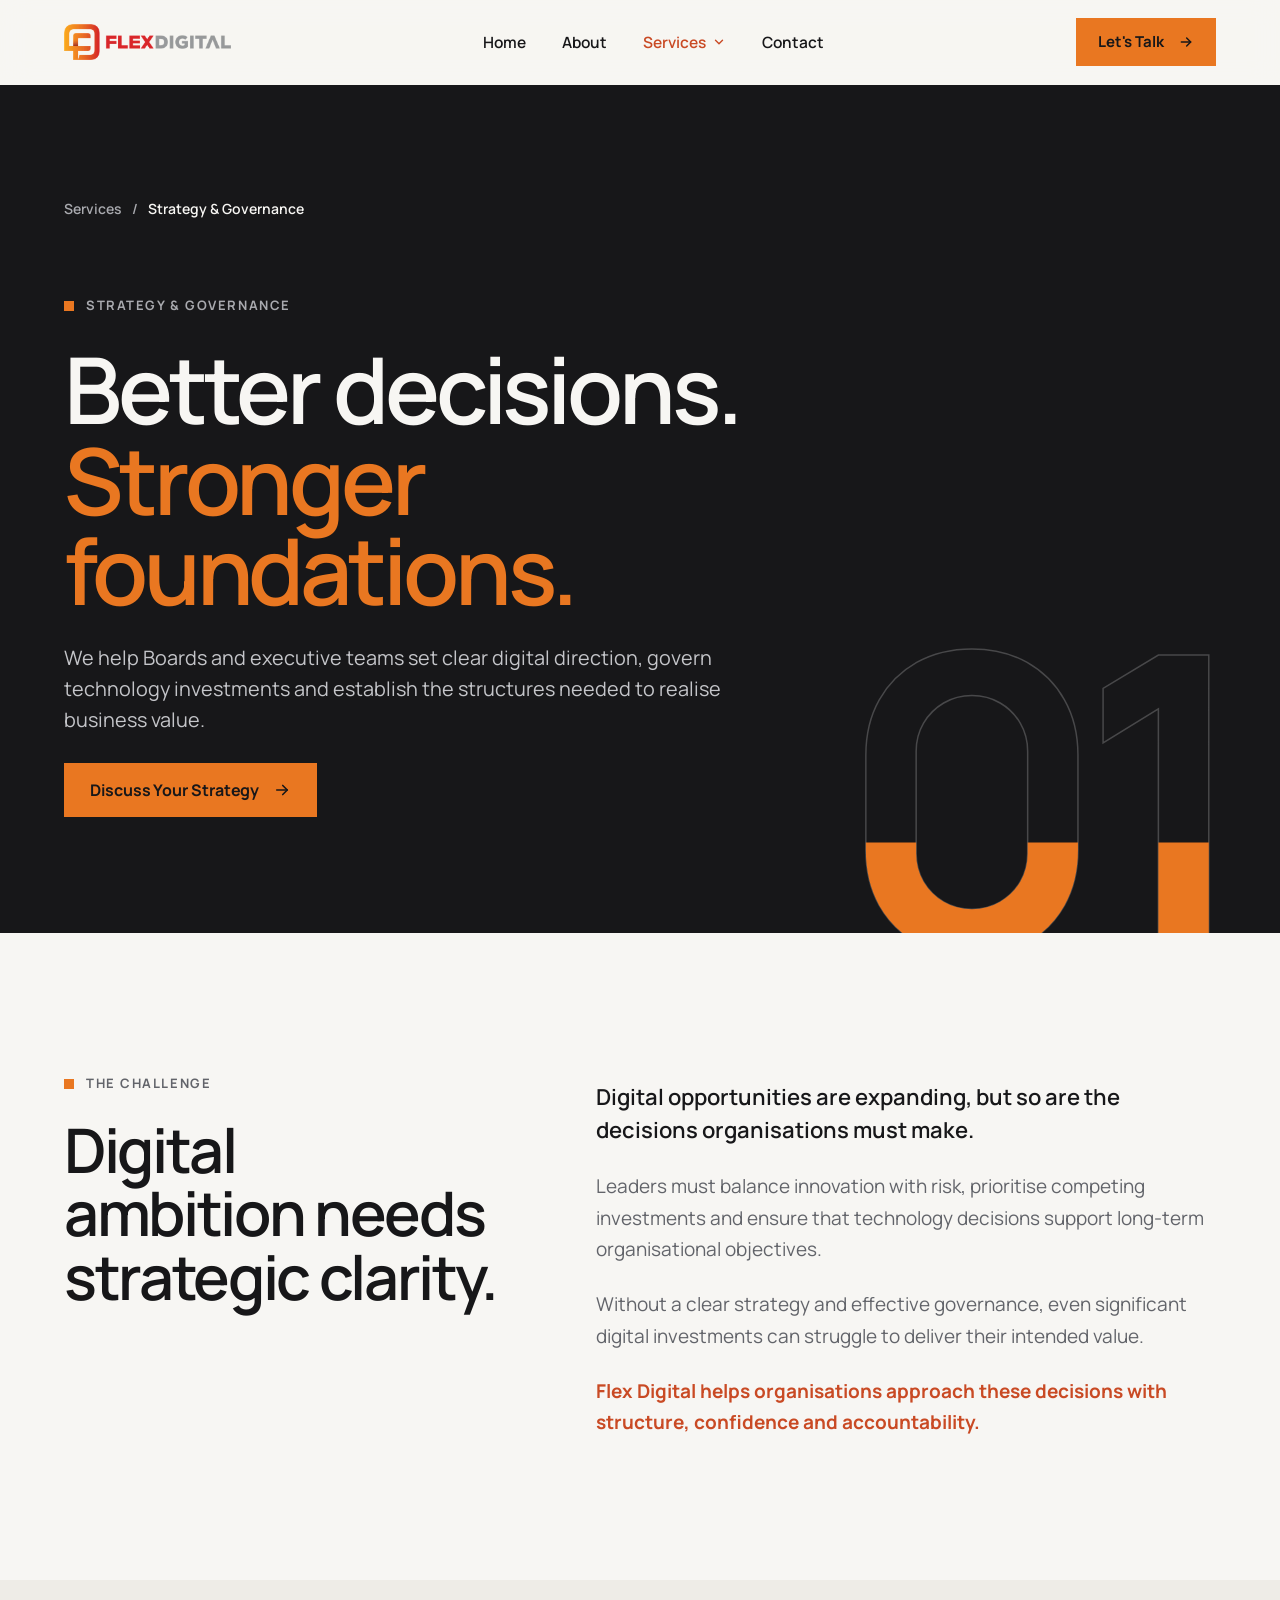
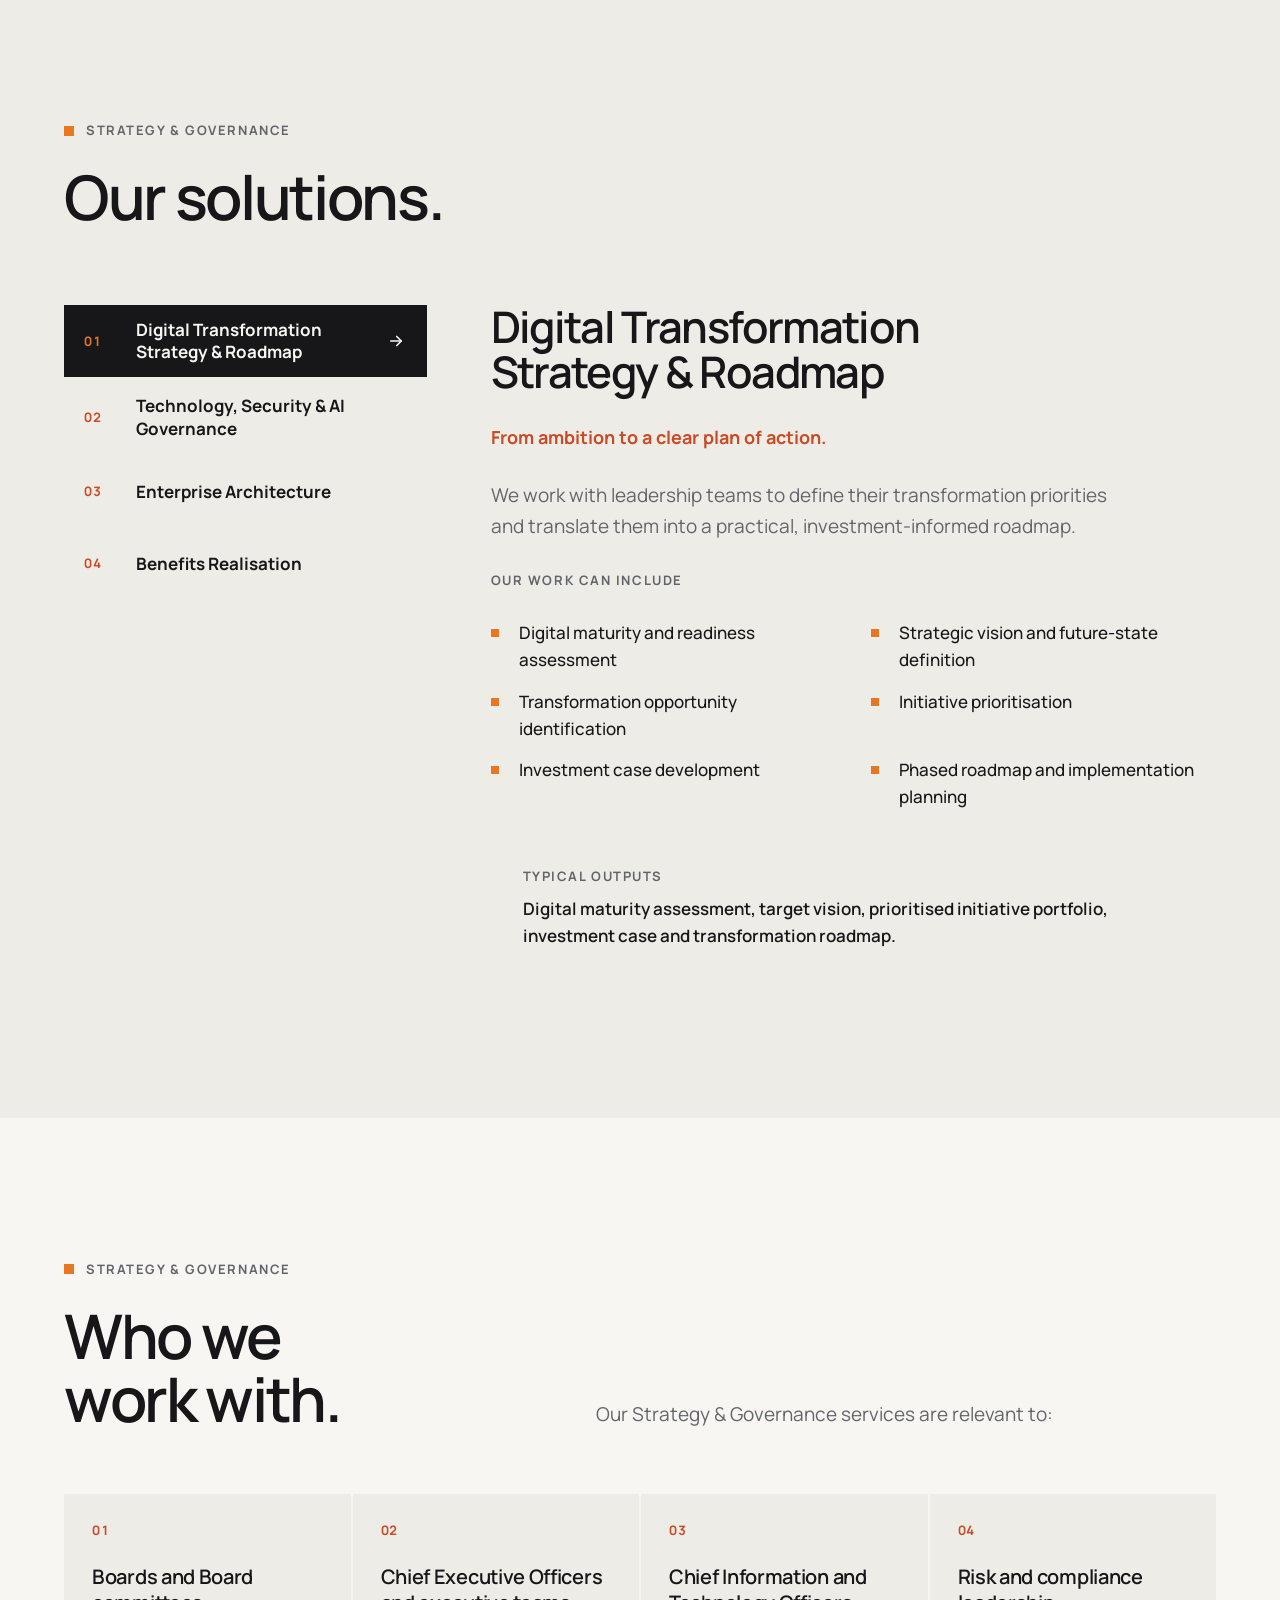
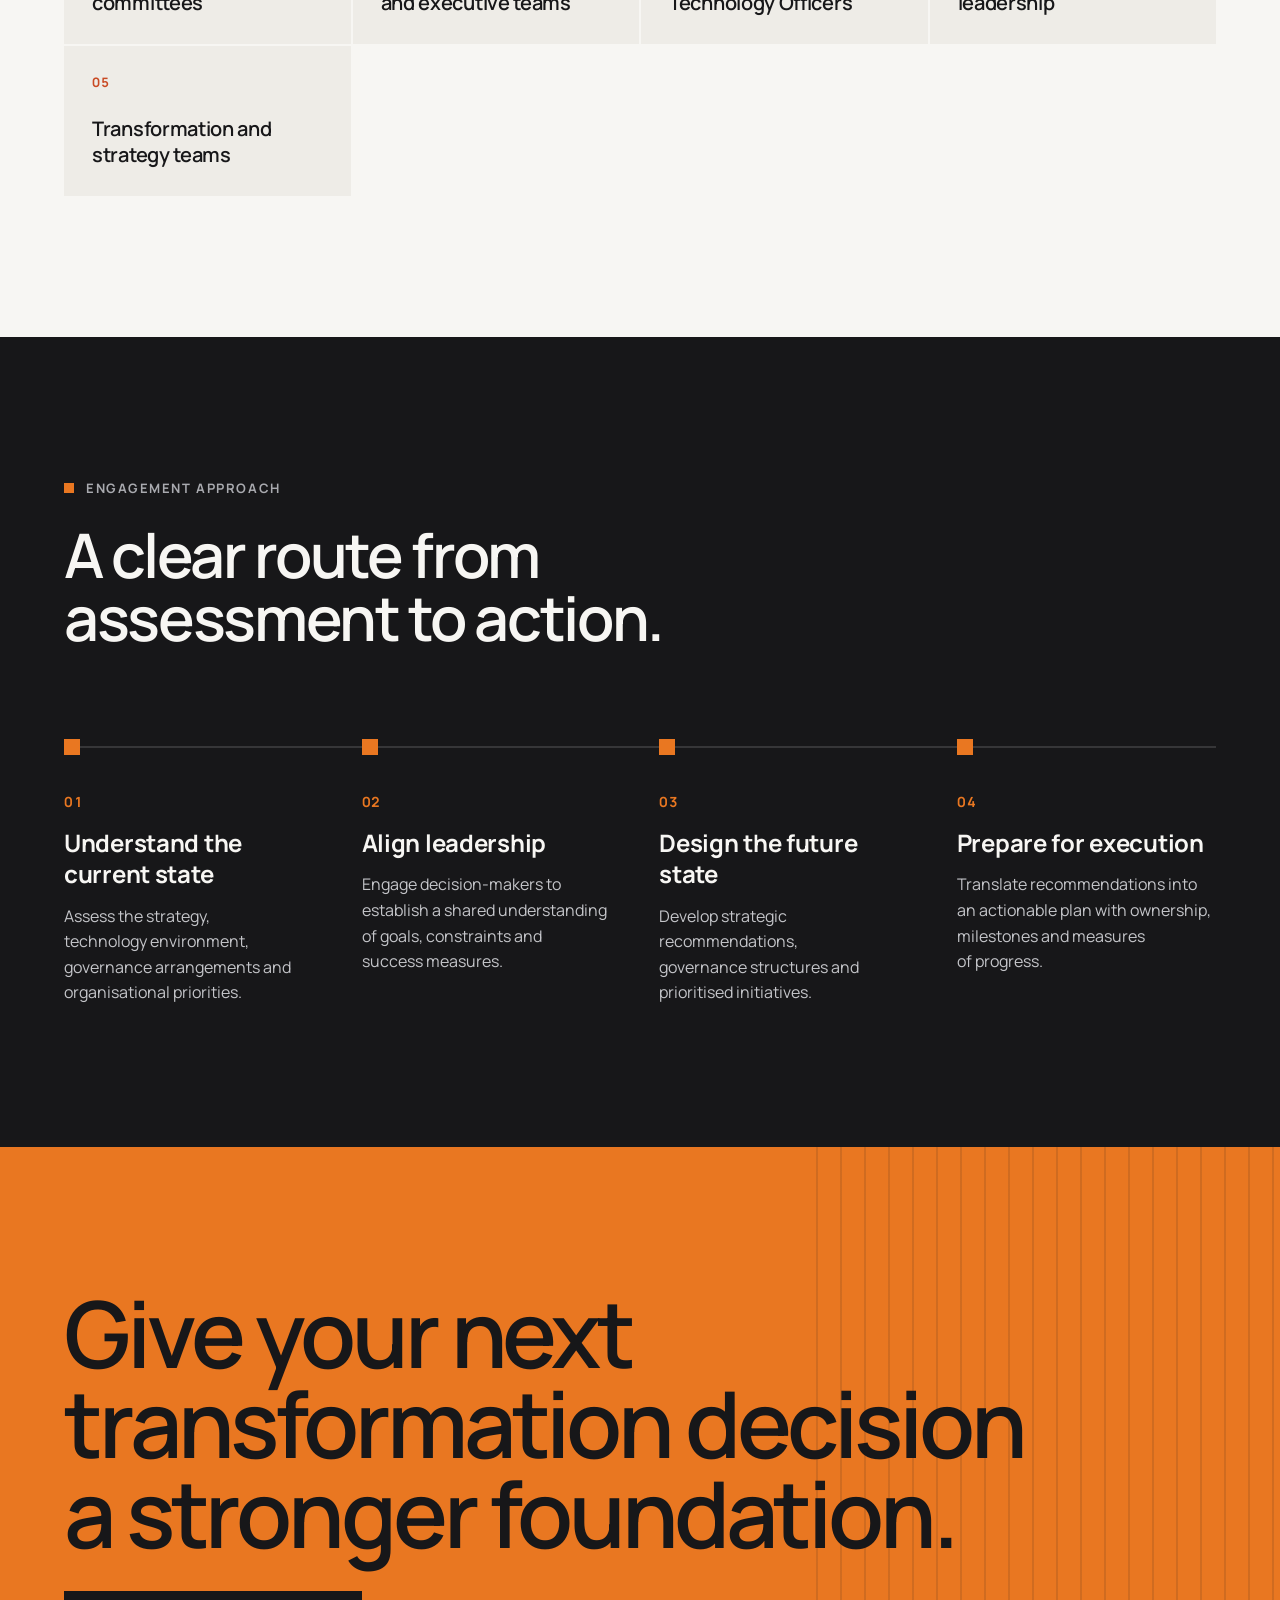
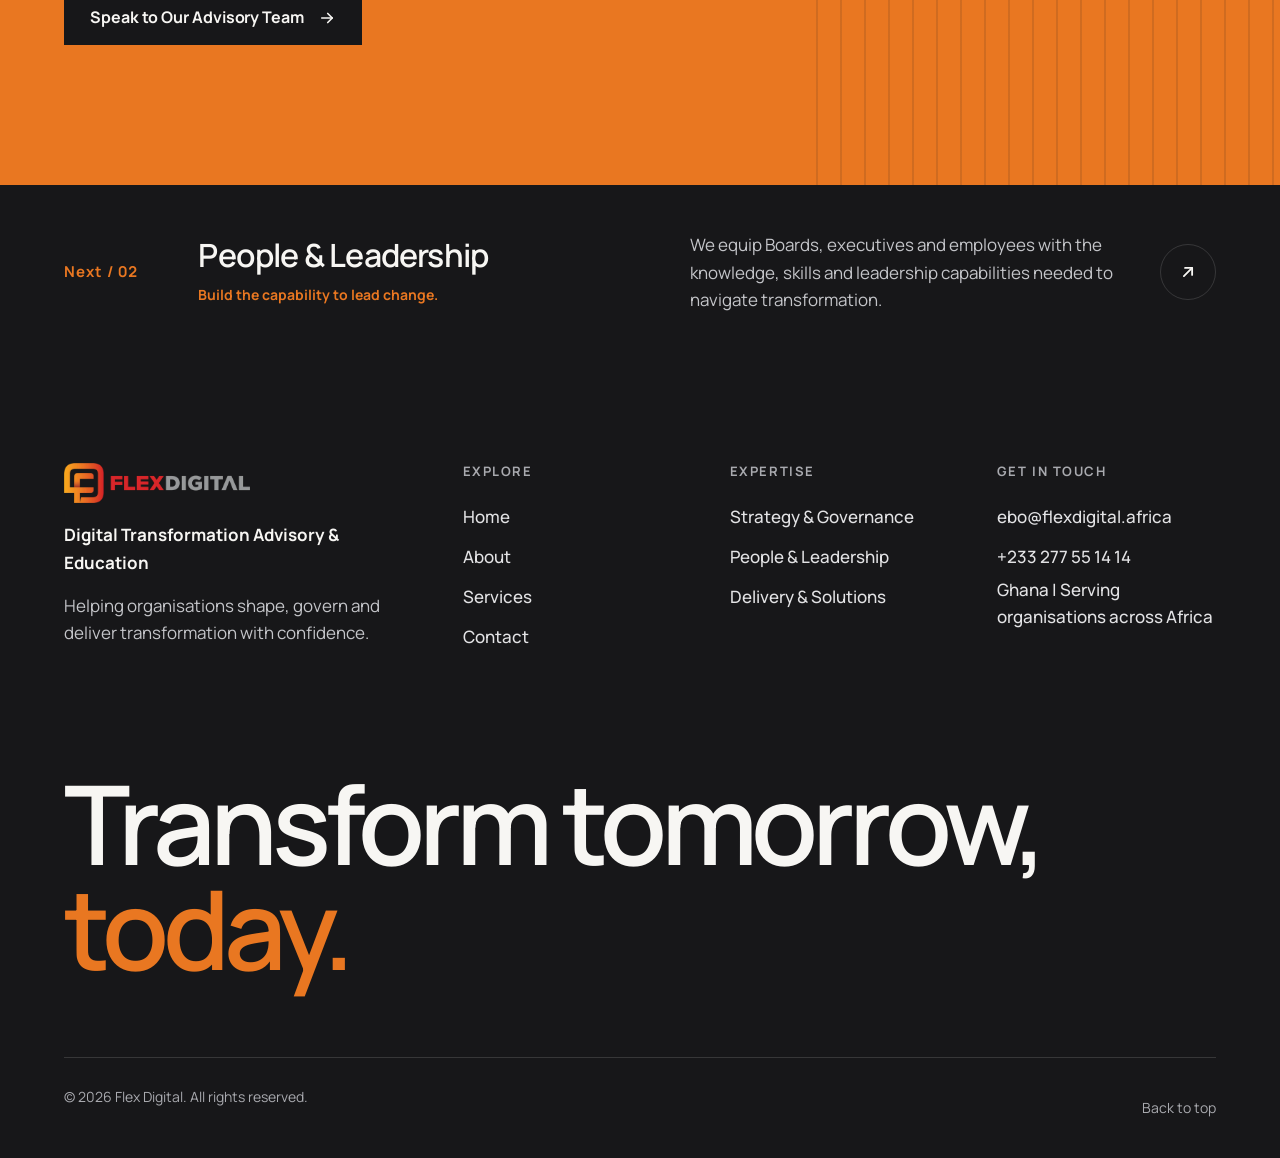
<file: strategy-governance.html>
<!doctype html>
<html lang="en-GH">
<head>
<meta charset="utf-8">
<meta name="viewport" content="width=device-width, initial-scale=1">
<title>Strategy &amp; Governance Advisory | Flex Digital</title>
<meta name="description" content="Digital transformation strategy, technology, security and AI governance, enterprise architecture and benefits realisation for Boards and executives in Africa.">
<meta name="robots" content="index,follow,max-image-preview:large,max-snippet:-1,max-video-preview:-1">
<link rel="canonical" href="https://flexdigital.africa/strategy-governance.html">
<meta name="author" content="Flex Digital">
<meta name="theme-color" content="#F7F6F3">
<meta property="og:type" content="website">
<meta property="og:site_name" content="Flex Digital">
<meta property="og:locale" content="en_GB">
<meta property="og:title" content="Strategy &amp; Governance Advisory | Flex Digital">
<meta property="og:description" content="Digital transformation strategy, technology, security and AI governance, enterprise architecture and benefits realisation for Boards and executives in Africa.">
<meta property="og:url" content="https://flexdigital.africa/strategy-governance.html">
<meta property="og:image" content="https://flexdigital.africa/assets/og-image.png">
<meta property="og:image:width" content="1200">
<meta property="og:image:height" content="630">
<meta property="og:image:alt" content="Flex Digital: turn digital ambition into real value">
<meta name="twitter:card" content="summary_large_image">
<meta name="twitter:title" content="Strategy &amp; Governance Advisory | Flex Digital">
<meta name="twitter:description" content="Digital transformation strategy, technology, security and AI governance, enterprise architecture and benefits realisation for Boards and executives in Africa.">
<meta name="twitter:image" content="https://flexdigital.africa/assets/og-image.png">
<link rel="icon" href="favicon.ico" sizes="48x48">
<link rel="icon" type="image/png" sizes="32x32" href="assets/favicon-32.png">
<link rel="icon" type="image/png" sizes="192x192" href="assets/icon-192.png">
<link rel="apple-touch-icon" href="assets/apple-touch-icon.png">
<link rel="manifest" href="site.webmanifest">
<link rel="alternate" type="text/plain" href="https://flexdigital.africa/llms.txt" title="LLM-readable summary">
<link rel="preconnect" href="https://fonts.googleapis.com">
<link rel="preconnect" href="https://fonts.gstatic.com" crossorigin>
<link href="https://fonts.googleapis.com/css2?family=Manrope:wght@400;500;600;700;800&amp;display=swap" rel="stylesheet">
<link rel="stylesheet" href="assets/site.css">
<script>document.documentElement.className+=' js'</script>
<script type="application/ld+json">{"@context":"https://schema.org","@graph":[{"@type":["Organization","ProfessionalService"],"@id":"https://flexdigital.africa/#organization","name":"Flex Digital","url":"https://flexdigital.africa/","logo":{"@type":"ImageObject","url":"https://flexdigital.africa/assets/logo.png","width":600,"height":129},"image":"https://flexdigital.africa/assets/og-image.png","slogan":"Transform tomorrow, today.","description":"Flex Digital is a Ghana-based digital transformation advisory and education firm helping Boards, executive teams and institutions across Africa shape, govern and deliver transformation.","email":"ebo@flexdigital.africa","telephone":"+233277551414","address":{"@type":"PostalAddress","addressCountry":"GH"},"areaServed":[{"@type":"Country","name":"Ghana"},{"@type":"Continent","name":"Africa"}],"knowsAbout":["Digital transformation","Technology governance","AI governance","Cybersecurity governance","Enterprise architecture","Benefits realisation","Board and executive education","Change leadership","Programme assurance and PMO","Technology due diligence","CTO-as-a-Service"],"founder":[{"@type":"Person","@id":"https://flexdigital.africa/about.html#ebo","name":"Ebo Richardson","jobTitle":"Co-founder and Principal Consultant"},{"@type":"Person","@id":"https://flexdigital.africa/about.html#akua","name":"Akua Richardson","jobTitle":"Co-founder and Managing Consultant"},{"@type":"Person","@id":"https://flexdigital.africa/about.html#collins","name":"Collins Lartey","jobTitle":"Co-founder and Delivery Lead"}],"contactPoint":{"@type":"ContactPoint","contactType":"enquiries","email":"ebo@flexdigital.africa","telephone":"+233277551414","areaServed":"GH","availableLanguage":"English"},"hasOfferCatalog":{"@type":"OfferCatalog","name":"Flex Digital services","itemListElement":[{"@type":"Offer","itemOffered":{"@type":"Service","name":"Strategy & Governance","url":"https://flexdigital.africa/strategy-governance.html","description":"We help organisations define transformation priorities, strengthen technology governance and make strategic decisions with confidence."}},{"@type":"Offer","itemOffered":{"@type":"Service","name":"People & Leadership","url":"https://flexdigital.africa/people-leadership.html","description":"We equip Boards, executives and employees with the knowledge, skills and leadership capabilities needed to navigate transformation."}},{"@type":"Offer","itemOffered":{"@type":"Service","name":"Delivery & Solutions","url":"https://flexdigital.africa/delivery-solutions.html","description":"We provide the expertise, governance and technical leadership required to deliver complex transformation programmes and digital solutions."}}]}},{"@type":"WebSite","@id":"https://flexdigital.africa/#website","url":"https://flexdigital.africa/","name":"Flex Digital","inLanguage":"en-GH","publisher":{"@id":"https://flexdigital.africa/#organization"}},{"@type":"WebPage","@id":"https://flexdigital.africa/strategy-governance.html#webpage","url":"https://flexdigital.africa/strategy-governance.html","name":"Strategy & Governance","isPartOf":{"@id":"https://flexdigital.africa/#website"},"about":{"@id":"https://flexdigital.africa/strategy-governance.html#service"},"dateModified":"2026-10-14","inLanguage":"en-GH","breadcrumb":{"@id":"https://flexdigital.africa/strategy-governance.html#breadcrumb"}},{"@type":"BreadcrumbList","itemListElement":[{"@type":"ListItem","position":1,"name":"Home","item":"https://flexdigital.africa/"},{"@type":"ListItem","position":2,"name":"Services","item":"https://flexdigital.africa/services.html"},{"@type":"ListItem","position":3,"name":"Strategy & Governance","item":"https://flexdigital.africa/strategy-governance.html"}],"@id":"https://flexdigital.africa/strategy-governance.html#breadcrumb"},{"@type":"Service","@id":"https://flexdigital.africa/strategy-governance.html#service","name":"Strategy & Governance","serviceType":"Strategy & Governance","url":"https://flexdigital.africa/strategy-governance.html","description":"We help organisations define transformation priorities, strengthen technology governance and make strategic decisions with confidence.","provider":{"@id":"https://flexdigital.africa/#organization"},"areaServed":[{"@type":"Country","name":"Ghana"},{"@type":"Continent","name":"Africa"}],"audience":[{"@type":"Audience","audienceType":"Boards and Board committees"},{"@type":"Audience","audienceType":"Chief Executive Officers and executive teams"},{"@type":"Audience","audienceType":"Chief Information and Technology Officers"},{"@type":"Audience","audienceType":"Risk and compliance leadership"},{"@type":"Audience","audienceType":"Transformation and strategy teams"}],"hasOfferCatalog":{"@type":"OfferCatalog","name":"Strategy & Governance","itemListElement":[{"@type":"Offer","itemOffered":{"@type":"Service","name":"Digital Transformation Strategy & Roadmap","description":"We work with leadership teams to define their transformation priorities and translate them into a practical, investment-informed roadmap."}},{"@type":"Offer","itemOffered":{"@type":"Service","name":"Technology, Security & AI Governance","description":"We help Boards and executives establish appropriate oversight of technology, cybersecurity and AI-related opportunities and risks."}},{"@type":"Offer","itemOffered":{"@type":"Service","name":"Enterprise Architecture","description":"We help organisations understand, evaluate and shape the architecture required to deliver their strategic objectives."}},{"@type":"Offer","itemOffered":{"@type":"Service","name":"Benefits Realisation","description":"We help organisations connect transformation programmes to defined business outcomes."}}]}}]}</script>
</head>
<body>
<div class="page" style="background: #F7F6F3; color: #171719">

<a class="skip" href="#main">Skip to content</a>
<div class="progress" aria-hidden="true"></div>
<header class="nav" id="top">
<div class="wrap nav-in">
<a class="logo" href="index.html" aria-label="Flex Digital home"><img src="assets/logo.webp" srcset="assets/logo.webp 520w, assets/logo@2x.webp 1040w" sizes="160px" width="520" height="112" alt="Flex Digital"></a>
<nav class="menu" aria-label="Main">
<a class="menu-a" href="index.html">Home</a>
<a class="menu-a" href="about.html">About</a>
<div class="dd">
<a class="menu-a on" aria-current="page" href="services.html">Services <svg width="14" height="14" viewBox="0 0 24 24" fill="none" stroke="currentColor" stroke-width="2.4" stroke-linecap="round" stroke-linejoin="round" aria-hidden="true" focusable="false"><path d="M6 9l6 6 6-6"/></svg></a>
<div class="dd-panel">
<a href="services.html"><small>00</small>Overview<svg width="16" height="16" viewBox="0 0 24 24" fill="none" stroke="currentColor" stroke-width="2.2" stroke-linecap="round" stroke-linejoin="round" aria-hidden="true" focusable="false"><path d="M5 12h14"/><path d="M13 6l6 6-6 6"/></svg></a>
<a href="strategy-governance.html"><small>01</small>Strategy &amp; Governance<svg width="16" height="16" viewBox="0 0 24 24" fill="none" stroke="currentColor" stroke-width="2.2" stroke-linecap="round" stroke-linejoin="round" aria-hidden="true" focusable="false"><path d="M5 12h14"/><path d="M13 6l6 6-6 6"/></svg></a>
<a href="people-leadership.html"><small>02</small>People &amp; Leadership<svg width="16" height="16" viewBox="0 0 24 24" fill="none" stroke="currentColor" stroke-width="2.2" stroke-linecap="round" stroke-linejoin="round" aria-hidden="true" focusable="false"><path d="M5 12h14"/><path d="M13 6l6 6-6 6"/></svg></a>
<a href="delivery-solutions.html"><small>03</small>Delivery &amp; Solutions<svg width="16" height="16" viewBox="0 0 24 24" fill="none" stroke="currentColor" stroke-width="2.2" stroke-linecap="round" stroke-linejoin="round" aria-hidden="true" focusable="false"><path d="M5 12h14"/><path d="M13 6l6 6-6 6"/></svg></a>
</div>
</div>
<a class="menu-a" href="contact.html">Contact</a>
</nav>
<a class="btn nav-cta" href="contact.html">Let's Talk <svg width="16" height="16" viewBox="0 0 24 24" fill="none" stroke="currentColor" stroke-width="2.2" stroke-linecap="round" stroke-linejoin="round" aria-hidden="true" focusable="false"><path d="M5 12h14"/><path d="M13 6l6 6-6 6"/></svg></a>
<button class="burger" type="button" aria-label="Open menu" aria-expanded="false" aria-controls="mnav" data-burger>
<svg class="ico-open" width="24" height="24" viewBox="0 0 24 24" fill="none" stroke="currentColor" stroke-width="2" stroke-linecap="round" aria-hidden="true" focusable="false"><path d="M4 8h16"/><path d="M4 16h16"/></svg>
<svg class="ico-close" width="24" height="24" viewBox="0 0 24 24" fill="none" stroke="currentColor" stroke-width="2" stroke-linecap="round" aria-hidden="true" focusable="false"><path d="M6 6l12 12"/><path d="M18 6L6 18"/></svg>
</button>
</div>
<nav class="mnav" id="mnav" aria-label="Mobile" hidden>
<a href="index.html">Home</a>
<a href="about.html">About</a>
<a href="services.html">Services</a>
<a class="sub" href="strategy-governance.html">Strategy &amp; Governance</a>
<a class="sub" href="people-leadership.html">People &amp; Leadership</a>
<a class="sub" href="delivery-solutions.html">Delivery &amp; Solutions</a>
<a href="contact.html">Contact</a>
<a class="btn" href="contact.html">Let's Talk</a>
</nav>
</header>
<main id="main" tabindex="-1">

<section class="phero dark">
<div class="numeral" aria-hidden="true"><span class="o">01</span><span class="f">01</span></div>
<div class="wrap">
<nav class="crumbs fade d1" aria-label="Breadcrumb"><a href="services.html">Services</a><span aria-hidden="true">/</span><span style="color: #F7F6F3" aria-current="page">Strategy &amp; Governance</span></nav>
<div class="phero-copy">
<p class="eyebrow fade d1">Strategy &amp; Governance</p>
<h1 class="h-xl">
<span class="mask"><span class="d2">Better decisions.</span></span>
<span class="mask"><span class="d3"><em class="accent">Stronger foundations.</em></span></span>
</h1>
<p class="lead fade d5">We help Boards and executive teams set clear digital direction, govern technology investments and establish the structures needed to realise business value.</p>
<div class="row fade d6"><a class="btn" href="contact.html">Discuss Your Strategy <svg width="18" height="18" viewBox="0 0 24 24" fill="none" stroke="currentColor" stroke-width="2.2" stroke-linecap="round" stroke-linejoin="round" aria-hidden="true" focusable="false"><path d="M5 12h14"/><path d="M13 6l6 6-6 6"/></svg></a></div>
</div>
</div>
</section>

<section class="sec">
<div class="wrap split">
<div class="stack g24 sticky">
<p class="eyebrow rv">The challenge</p>
<h2 class="h-l rv">Digital ambition needs strategic clarity.</h2>
</div>
<div class="stack g24" style="padding-top: 8px">
<p class="body-l rv lede">Digital opportunities are expanding, but so are the decisions organisations must make.</p>
<p class="body-l rv">Leaders must balance innovation with risk, prioritise competing investments and ensure that technology decisions support long-term organisational objectives.</p>
<p class="body-l rv">Without a clear strategy and effective governance, even significant digital investments can struggle to deliver their intended value.</p>

<p class="body-l rv" style="color: #C94A24; font-weight: 700">Flex Digital helps organisations approach these decisions with structure, confidence and accountability.</p>
</div>
</div>
</section>

<section class="sec tint" id="solutions">
<div class="wrap">
<div class="stack g24">
<p class="eyebrow rv">Strategy &amp; Governance</p>
<h2 class="h-l rv">Our solutions.</h2>
</div>
<div class="explorer" data-tabs>
<div class="tabs" role="tablist" aria-label="Strategy &amp; Governance solutions" aria-orientation="vertical">
<button class="tab on" type="button" role="tab" id="tab-sg0" aria-selected="true" aria-controls="panel-sg0"><span class="num">01</span><span>Digital Transformation Strategy &amp; Roadmap</span><svg width="18" height="18" viewBox="0 0 24 24" fill="none" stroke="currentColor" stroke-width="2.2" stroke-linecap="round" stroke-linejoin="round" aria-hidden="true" focusable="false"><path d="M5 12h14"/><path d="M13 6l6 6-6 6"/></svg></button>
<button class="tab" type="button" role="tab" id="tab-sg1" aria-selected="false" aria-controls="panel-sg1" tabindex="-1"><span class="num">02</span><span>Technology, Security &amp; AI Governance</span><svg width="18" height="18" viewBox="0 0 24 24" fill="none" stroke="currentColor" stroke-width="2.2" stroke-linecap="round" stroke-linejoin="round" aria-hidden="true" focusable="false"><path d="M5 12h14"/><path d="M13 6l6 6-6 6"/></svg></button>
<button class="tab" type="button" role="tab" id="tab-sg2" aria-selected="false" aria-controls="panel-sg2" tabindex="-1"><span class="num">03</span><span>Enterprise Architecture</span><svg width="18" height="18" viewBox="0 0 24 24" fill="none" stroke="currentColor" stroke-width="2.2" stroke-linecap="round" stroke-linejoin="round" aria-hidden="true" focusable="false"><path d="M5 12h14"/><path d="M13 6l6 6-6 6"/></svg></button>
<button class="tab" type="button" role="tab" id="tab-sg3" aria-selected="false" aria-controls="panel-sg3" tabindex="-1"><span class="num">04</span><span>Benefits Realisation</span><svg width="18" height="18" viewBox="0 0 24 24" fill="none" stroke="currentColor" stroke-width="2.2" stroke-linecap="round" stroke-linejoin="round" aria-hidden="true" focusable="false"><path d="M5 12h14"/><path d="M13 6l6 6-6 6"/></svg></button>
</div>
<div class="panels">
<div class="panel on" role="tabpanel" id="panel-sg0" aria-labelledby="tab-sg0" tabindex="0">
<h3 class="h-l" style="font-size: clamp(32px, 3.4vw, 52px)">Digital Transformation Strategy &amp; Roadmap</h3>
<p class="tag" style="font-size: 18px">From ambition to a clear plan of action.</p>
<p class="body-l">We work with leadership teams to define their transformation priorities and translate them into a practical, investment-informed roadmap.</p>
<p class="subhead">Our work can include</p>
<ul class="ticks"><li>Digital maturity and readiness assessment</li><li>Strategic vision and future-state definition</li><li>Transformation opportunity identification</li><li>Initiative prioritisation</li><li>Investment case development</li><li>Phased roadmap and implementation planning</li></ul>
<div class="outputs"><h4>Typical outputs</h4><p>Digital maturity assessment, target vision, prioritised initiative portfolio, investment case and transformation roadmap.</p></div>
</div>
<div class="panel" role="tabpanel" id="panel-sg1" aria-labelledby="tab-sg1" tabindex="0">
<h3 class="h-l" style="font-size: clamp(32px, 3.4vw, 52px)">Technology, Security &amp; AI Governance</h3>
<p class="tag" style="font-size: 18px">Confidence in decisions. Accountability in execution.</p>
<p class="body-l">We help Boards and executives establish appropriate oversight of technology, cybersecurity and AI-related opportunities and risks.</p>
<p class="subhead">Our advisory support can include</p>
<ul class="ticks"><li>Technology governance reviews</li><li>Board oversight frameworks</li><li>Cybersecurity governance and risk oversight</li><li>AI governance and accountability arrangements</li><li>Technology risk reporting</li><li>Governance maturity improvement</li></ul>
<p class="body">Our work can reference established frameworks such as COBIT, NIST CSF and ISO 27001 where relevant.</p>
<div class="outputs"><h4>Typical outputs</h4><p>Governance review, recommendations, oversight framework, reporting structure and management action roadmap.</p></div>
</div>
<div class="panel" role="tabpanel" id="panel-sg2" aria-labelledby="tab-sg2" tabindex="0">
<h3 class="h-l" style="font-size: clamp(32px, 3.4vw, 52px)">Enterprise Architecture</h3>
<p class="tag" style="font-size: 18px">Align business priorities with the technology landscape.</p>
<p class="body-l">We help organisations understand, evaluate and shape the architecture required to deliver their strategic objectives.</p>
<p class="subhead">Our support can include</p>
<ul class="ticks"><li>Current-state architecture assessment</li><li>Target-state architecture definition</li><li>Independent architecture reviews</li><li>Technology landscape evaluation</li><li>Architecture alignment with strategic priorities</li></ul>
<div class="outputs"><h4>Typical outputs</h4><p>Architecture assessment, target-state architecture recommendations and a prioritised transition roadmap.</p></div>
</div>
<div class="panel" role="tabpanel" id="panel-sg3" aria-labelledby="tab-sg3" tabindex="0">
<h3 class="h-l" style="font-size: clamp(32px, 3.4vw, 52px)">Benefits Realisation</h3>
<p class="tag" style="font-size: 18px">Make transformation value visible.</p>
<p class="body-l">We help organisations connect transformation programmes to defined business outcomes.</p>
<p class="subhead">Our support can include</p>
<ul class="ticks"><li>Benefits identification and definition</li><li>Performance measure development</li><li>Benefits ownership and accountability</li><li>Benefits tracking frameworks</li><li>Leadership reporting arrangements</li></ul>
<div class="outputs"><h4>Typical outputs</h4><p>Benefits register, measurement framework, performance indicators and benefits governance recommendations.</p></div>
</div>
</div>
</div>
</div>
</section>

<section class="sec">
<div class="wrap">
<div class="split" style="align-items: end">
<div class="stack g24">
<p class="eyebrow rv">Strategy &amp; Governance</p>
<h2 class="h-l rv">Who we work with.</h2>
</div>
<p class="body-l rv s2">Our Strategy &amp; Governance services are relevant to:</p>
</div>
<ul class="aud">
<li class="rv"><span class="num">01</span>Boards and Board committees</li>
<li class="rv s2"><span class="num">02</span>Chief Executive Officers and executive teams</li>
<li class="rv s3"><span class="num">03</span>Chief Information and Technology Officers</li>
<li class="rv"><span class="num">04</span>Risk and compliance leadership</li>
<li class="rv s2"><span class="num">05</span>Transformation and strategy teams</li>
</ul>
</div>
</section>

<section class="sec dark">
<div class="wrap">
<div class="stack g24" style="max-width: 860px">
<p class="eyebrow rv">Engagement approach</p>
<h2 class="h-l rv">A clear route from assessment to action.</h2>
</div>
<div class="steps-wrap">
<div class="steps-line" aria-hidden="true"><span class="rv-line"></span></div>
<ol class="steps">
<li class="step rv"><div class="step-dot" aria-hidden="true"></div><span class="num">01</span><h3 class="h-s" style="font-size: 24px">Understand the current state</h3><p class="body">Assess the strategy, technology environment, governance arrangements and organisational priorities.</p></li>
<li class="step rv s2"><div class="step-dot" aria-hidden="true"></div><span class="num">02</span><h3 class="h-s" style="font-size: 24px">Align leadership</h3><p class="body">Engage decision-makers to establish a shared understanding of goals, constraints and success measures.</p></li>
<li class="step rv s3"><div class="step-dot" aria-hidden="true"></div><span class="num">03</span><h3 class="h-s" style="font-size: 24px">Design the future state</h3><p class="body">Develop strategic recommendations, governance structures and prioritised initiatives.</p></li>
<li class="step rv s4"><div class="step-dot" aria-hidden="true"></div><span class="num">04</span><h3 class="h-s" style="font-size: 24px">Prepare for execution</h3><p class="body">Translate recommendations into an actionable plan with ownership, milestones and measures of progress.</p></li>
</ol>
</div>
</div>
</section>

<section class="sec cta orange">
<div class="cta-fins" aria-hidden="true"></div>
<div class="wrap stack g32">
<h2 class="h-xl rv" style="max-width: 1100px">Give your next transformation decision a stronger foundation.</h2>
<div class="row rv s3"><a class="btn btn-ink" href="contact.html">Speak to Our Advisory Team <svg width="18" height="18" viewBox="0 0 24 24" fill="none" stroke="currentColor" stroke-width="2.2" stroke-linecap="round" stroke-linejoin="round" aria-hidden="true" focusable="false"><path d="M5 12h14"/><path d="M13 6l6 6-6 6"/></svg></a></div>
</div>
</section>

<a class="pillar dark" href="people-leadership.html" style="padding-inline: var(--pad); border-top: 0" aria-label="Next discipline: People &amp; Leadership">
<span class="num">Next / 02</span>
<div><h3 class="h-m">People &amp; Leadership</h3><span class="tag">Build the capability to lead change.</span></div>
<p class="body">We equip Boards, executives and employees with the knowledge, skills and leadership capabilities needed to navigate transformation.</p>
<span class="circ"><svg width="20" height="20" viewBox="0 0 24 24" fill="none" stroke="currentColor" stroke-width="2.2" stroke-linecap="round" stroke-linejoin="round" aria-hidden="true" focusable="false"><path d="M5 12h14"/><path d="M13 6l6 6-6 6"/></svg></span>
</a>
</main>

<footer class="foot dark">
<div class="wrap">
<div class="foot-grid">
<div class="stack g16">
<a class="logo" href="index.html" aria-label="Flex Digital home"><img src="assets/logo.webp" srcset="assets/logo.webp 520w, assets/logo@2x.webp 1040w" sizes="160px" width="520" height="112" alt="Flex Digital"></a>
<p style="font-weight: 700; color: #F7F6F3">Digital Transformation Advisory &amp; Education</p>
<p class="body" style="max-width: 340px">Helping organisations shape, govern and deliver transformation with confidence.</p>
</div>
<div><h4>Explore</h4><div class="foot-links"><a href="index.html">Home</a><a href="about.html">About</a><a href="services.html">Services</a><a href="contact.html">Contact</a></div></div>
<div><h4>Expertise</h4><div class="foot-links"><a href="strategy-governance.html">Strategy &amp; Governance</a><a href="people-leadership.html">People &amp; Leadership</a><a href="delivery-solutions.html">Delivery &amp; Solutions</a></div></div>
<div><h4>Get in touch</h4><address class="foot-links"><a href="mailto:ebo@flexdigital.africa">ebo@flexdigital.africa</a><a href="tel:+233277551414">+233 277 55 14 14</a><span>Ghana | Serving organisations across Africa</span></address></div>
</div>
<p class="foot-close">Transform tomorrow, <em>today.</em></p>
<div class="foot-bar">
<span>&copy; 2026 Flex Digital. All rights reserved.</span>
<a href="#top">Back to top</a>
</div>
</div>
</footer>
</div>
<script src="assets/site.js" defer></script>
</body>
</html>
</file>
<file: assets/site.css>
/* Flex Digital shared site styles */
:root{
  --ink:#171719;--ink-2:#212125;--paper:#F7F6F3;--paper-2:#EEECE7;--paper-3:#E5E2DB;
  --orange:#E97721;--burnt:#C94A24;--slate:#62646A;--mist:#A9AAAF;
  --line:rgba(23,23,25,.12);--line-s:rgba(23,23,25,.32);--line-d:rgba(247,246,243,.14);
  --ease:cubic-bezier(.2,.7,.1,1);--pad:clamp(20px,5vw,80px)
}
*{box-sizing:border-box}
html{scroll-behavior:smooth}
body{margin:0;background:var(--paper);color:var(--ink);font-family:'Manrope',ui-sans-serif,system-ui,-apple-system,'Segoe UI',sans-serif;font-size:17px;line-height:1.6;-webkit-font-smoothing:antialiased;text-rendering:optimizeLegibility}
a{color:inherit;text-decoration:none}
h1,h2,h3,h4,p,ul,ol,figure{margin:0}
ul,ol{padding:0;list-style:none}
::selection{background:var(--orange);color:var(--ink)}
:focus-visible{outline:2px solid var(--orange);outline-offset:3px}

/* layout */
.wrap{max-width:1360px;margin:0 auto;padding-inline:var(--pad)}
.sec{padding-block:clamp(88px,11vw,168px)}
.sec-s{padding-block:clamp(64px,8vw,112px)}
.dark{background:var(--ink);color:var(--paper)}
.tint{background:var(--paper-2)}
.orange{background:var(--orange);color:var(--ink)}
.split{display:grid;grid-template-columns:minmax(0,5fr) minmax(0,7fr);gap:clamp(40px,7vw,120px);align-items:start}
.split-even{display:grid;grid-template-columns:minmax(0,1fr) minmax(0,1fr);gap:clamp(40px,6vw,96px);align-items:start}
.stack{display:flex;flex-direction:column}
.g8{gap:8px}.g16{gap:16px}.g24{gap:24px}.g32{gap:32px}.g48{gap:48px}.g64{gap:64px}
.row{display:flex;flex-wrap:wrap;align-items:center;gap:16px}
.sticky{position:sticky;top:120px}
@media (max-width:960px){.split,.split-even{grid-template-columns:minmax(0,1fr)}.sticky{position:static}}

/* type */
.eyebrow{display:inline-flex;align-items:center;gap:12px;font-size:13px;font-weight:700;letter-spacing:.12em;text-transform:uppercase;color:var(--slate)}
.eyebrow::before{content:"";width:10px;height:10px;background:var(--orange);flex:none}
.dark .eyebrow{color:var(--mist)}
.orange .eyebrow{color:var(--ink)}.orange .eyebrow::before{background:var(--ink)}
.h-xl{font-size:clamp(46px,7.2vw,116px);font-weight:600;line-height:.98;letter-spacing:-.045em;text-wrap:balance}
.h-l{font-size:clamp(36px,4.8vw,72px);font-weight:600;line-height:1.03;letter-spacing:-.038em;text-wrap:balance}
.h-m{font-size:clamp(26px,2.5vw,38px);font-weight:600;line-height:1.12;letter-spacing:-.025em;text-wrap:balance}
.h-s{font-size:21px;font-weight:700;line-height:1.3;letter-spacing:-.012em}
.lead{font-size:clamp(19px,1.55vw,23px);line-height:1.55;color:var(--slate);max-width:660px;text-wrap:pretty}
.body{color:var(--slate);max-width:620px;text-wrap:pretty}
.body-l{font-size:19px;line-height:1.65;color:var(--slate);max-width:640px;text-wrap:pretty}
.dark .lead,.dark .body,.dark .body-l{color:#C4C5C9}
.orange .lead,.orange .body{color:#2A1A10}
.accent{color:var(--burnt)}
.dark .accent{color:var(--orange)}
.tag{font-size:14px;font-weight:700;color:var(--burnt)}
.dark .tag{color:var(--orange)}
.num{font-size:14px;font-weight:700;letter-spacing:.06em;color:var(--burnt);font-variant-numeric:tabular-nums}
.dark .num{color:var(--orange)}

/* buttons & links */
.btn{position:relative;display:inline-flex;align-items:center;justify-content:center;gap:14px;min-height:54px;padding:0 26px;font-family:inherit;font-weight:700;font-size:16px;letter-spacing:-.005em;background:var(--orange);color:var(--ink);border:0;cursor:pointer;overflow:hidden;isolation:isolate;transition:color .45s var(--ease)}
.btn::before{content:"";position:absolute;inset:0;background:var(--ink);transform:scaleX(0);transform-origin:right center;transition:transform .55s var(--ease);z-index:-1}
.btn:hover{color:var(--paper)}
.btn:hover::before{transform:scaleX(1);transform-origin:left center}
.btn svg{flex:none;transition:transform .45s var(--ease)}
.btn:hover svg{transform:translateX(5px)}
.dark .btn::before{background:var(--paper)}
.dark .btn:hover{color:var(--ink)}
.btn-ghost{background:transparent;color:var(--ink);box-shadow:inset 0 0 0 1.5px var(--ink)}
.dark .btn-ghost{color:var(--paper);box-shadow:inset 0 0 0 1.5px rgba(247,246,243,.55)}
.btn-ink{background:var(--ink);color:var(--paper)}
.btn-ink::before{background:var(--paper)}
.btn-ink:hover{color:var(--ink)}
.orange .btn-ink::before{background:var(--paper)}
.link{display:inline-flex;align-items:center;gap:10px;min-height:44px;font-weight:700;color:var(--ink);transition:color .3s}
.link svg{transition:transform .45s var(--ease)}
.link:hover{color:var(--burnt)}
.link:hover svg{transform:translateX(6px)}
.dark .link{color:var(--paper)}
.dark .link:hover{color:var(--orange)}

/* nav */
.progress{position:fixed;top:0;left:0;right:0;height:3px;background:var(--orange);transform-origin:left center;transform:scaleX(0);z-index:80;pointer-events:none}
.nav{position:sticky;top:0;z-index:60;background:rgba(247,246,243,.86);-webkit-backdrop-filter:saturate(1.4) blur(14px);backdrop-filter:saturate(1.4) blur(14px);border-bottom:1px solid transparent}
.nav-in{display:flex;align-items:center;justify-content:space-between;gap:24px;height:84px}
.logo{display:inline-flex;align-items:baseline;gap:7px;min-height:44px;align-items:center;font-size:18px;letter-spacing:.08em;color:var(--ink)}
.logo b{font-weight:800}.logo span{font-weight:500}
.menu{display:flex;align-items:center;gap:4px}
.menu-a{display:inline-flex;align-items:center;gap:6px;min-height:44px;padding:0 16px;font-weight:600;font-size:15.5px;color:var(--ink);transition:color .3s}
.menu-a:hover,.menu-a.on{color:var(--burnt)}
.menu-a svg{transition:transform .35s var(--ease)}
.dd{position:relative}
.dd:hover .menu-a svg,.dd:focus-within .menu-a svg{transform:rotate(180deg)}
.dd-panel{position:absolute;top:calc(100% + 6px);left:0;width:340px;background:var(--paper);border:1px solid var(--line);box-shadow:0 40px 80px -40px rgba(23,23,25,.45);padding:10px;display:grid;gap:2px;opacity:0;visibility:hidden;transform:translateY(10px);transition:opacity .35s var(--ease),transform .35s var(--ease),visibility .35s}
.dd-panel::before{content:"";position:absolute;left:0;right:0;top:-10px;height:10px}
.dd:hover .dd-panel,.dd:focus-within .dd-panel{opacity:1;visibility:visible;transform:none}
.dd-panel a{display:grid;grid-template-columns:30px 1fr 18px;align-items:center;gap:8px;min-height:52px;padding:0 14px;font-weight:600;font-size:15.5px;transition:background .25s,color .25s}
.dd-panel a small{font-size:12.5px;font-weight:700;color:var(--slate)}
.dd-panel a svg{opacity:0;transform:translateX(-6px);transition:opacity .3s,transform .3s var(--ease)}
.dd-panel a:hover{background:var(--paper-2);color:var(--burnt)}
.dd-panel a:hover svg{opacity:1;transform:none}
.nav-cta{min-height:48px;padding:0 22px;font-size:15px}
.burger{display:none;align-items:center;justify-content:center;width:48px;height:48px;border:0;background:transparent;color:var(--ink);cursor:pointer}
.mnav{display:grid;gap:2px;padding:8px var(--pad) 32px;animation:fadeup .45s var(--ease) both}
.mnav a{display:flex;align-items:center;justify-content:space-between;min-height:56px;font-size:24px;font-weight:600;letter-spacing:-.02em}
.mnav a.sub{min-height:46px;font-size:17px;font-weight:600;color:var(--slate);padding-left:20px}
.mnav .btn{margin-top:20px;font-size:16px;letter-spacing:0}
@media (max-width:980px){.menu,.nav-cta{display:none}.burger{display:inline-flex}.nav-in{height:72px}}
@media (min-width:981px){.mnav{display:none}}

/* motion: page-in & hero */
.page{animation:pagein .7s var(--ease) both}
@keyframes pagein{from{opacity:0}to{opacity:1}}
.mask{display:block;overflow:hidden;padding-bottom:.08em;margin-bottom:-.08em}
.mask>span{display:block;animation:rise 1.15s var(--ease) both}
@keyframes rise{from{transform:translateY(108%)}to{transform:none}}
.fade{animation:fadeup 1s var(--ease) both}
@keyframes fadeup{from{opacity:0;transform:translateY(24px)}to{opacity:1;transform:none}}
@keyframes draw{from{transform:scaleX(0)}to{transform:scaleX(1)}}
@keyframes drawy{from{transform:scaleY(0)}to{transform:scaleY(1)}}

/* hero composition — architectural motif */
.hero{position:relative;overflow:hidden;padding-block:clamp(48px,7vw,104px) clamp(64px,8vw,120px)}
.hero-grid{display:grid;grid-template-columns:minmax(0,1.2fr) minmax(0,.8fr);gap:clamp(40px,6vw,96px);align-items:center}
@media (max-width:980px){.hero-grid{grid-template-columns:minmax(0,1fr)}}
.arch{position:relative;width:100%;max-width:500px;aspect-ratio:4/5;justify-self:end}
@media (max-width:980px){.arch{justify-self:start;max-width:420px;aspect-ratio:1/1}}
.arch-frame{position:absolute;left:12%;top:0;width:76%;height:84%;border:1.5px solid var(--line-s);animation:fadeup 1.4s var(--ease) .5s both}
.arch-plane{position:absolute;right:0;top:9%;width:58%;height:68%;background:var(--orange);animation:plane 1.5s var(--ease) .35s both}
@keyframes plane{from{opacity:0;transform:translateX(24%)}to{opacity:1;transform:none}}
.arch-tower{position:absolute;left:0;bottom:0;width:64%;height:90%;background:var(--ink);overflow:hidden;animation:tower 1.5s var(--ease) .1s both}
@keyframes tower{from{clip-path:inset(100% 0 0 0)}to{clip-path:inset(0 0 0 0)}}
.fins{position:absolute;inset:0;background:repeating-linear-gradient(90deg,transparent 0 21px,rgba(247,246,243,.11) 21px 23px),repeating-linear-gradient(0deg,transparent 0 47px,rgba(247,246,243,.06) 47px 48px)}
.sheen{position:absolute;top:-10%;bottom:-10%;left:-60%;width:60%;background:linear-gradient(100deg,transparent,rgba(233,119,33,.28),transparent);animation:sheen 8s ease-in-out 1.8s infinite}
@keyframes sheen{0%{transform:translateX(0)}55%,100%{transform:translateX(330%)}}
.arch-slab{position:absolute;left:46%;bottom:9%;width:46%;height:26%;background:var(--paper);box-shadow:0 40px 70px -30px rgba(23,23,25,.5);display:flex;align-items:flex-end;gap:10px;padding:18px 20px;animation:fadeup 1.2s var(--ease) .9s both}
.arch-slab i{flex:1;background:var(--ink);transform-origin:bottom;animation:drawy 1.1s var(--ease) both}
.arch-slab i:nth-child(1){height:42%;animation-delay:1.3s}
.arch-slab i:nth-child(2){height:68%;animation-delay:1.45s}
.arch-slab i:nth-child(3){height:100%;background:var(--orange);animation-delay:1.6s}
.hero-foot{margin-top:clamp(56px,7vw,96px);padding-top:28px;border-top:1px solid var(--line);display:flex;flex-wrap:wrap;justify-content:space-between;gap:16px 40px;font-weight:600;color:var(--slate);font-size:15px}
.hero-foot b{color:var(--ink);font-weight:700}

/* scroll-driven reveals (base state is always the visible one) */
@supports (animation-timeline: view()){
  .rv{animation:fadeup linear both;animation-timeline:view();animation-range:entry 0% entry 55%}
  .rv.s2{animation-range:entry 8% entry 65%}
  .rv.s3{animation-range:entry 16% entry 75%}
  .rv.s4{animation-range:entry 24% entry 85%}
  .rv-line{animation:draw linear both;animation-timeline:view();animation-range:entry 30% cover 45%}
  .progress{animation:draw linear both;animation-timeline:scroll(root)}
  .nav{animation:navline linear both;animation-timeline:scroll(root);animation-range:0 180px}
  .par{animation:par linear both;animation-timeline:view()}
}
@keyframes navline{to{border-bottom-color:var(--line);box-shadow:0 10px 30px -24px rgba(23,23,25,.4)}}
@keyframes par{from{transform:translateY(-6%)}to{transform:translateY(6%)}}

/* principles */
.principles{display:grid;gap:clamp(36px,4vw,56px)}
.principle{display:grid;grid-template-columns:72px minmax(0,1fr);gap:20px}
.principle .num{padding-top:6px}

/* pillar index (dark) */
.pillars{margin-top:clamp(56px,7vw,96px);border-bottom:1px solid var(--line-d)}
.pillar{position:relative;display:grid;grid-template-columns:96px minmax(0,1.05fr) minmax(0,1fr) 56px;gap:clamp(20px,3vw,48px);align-items:center;padding:clamp(32px,3.6vw,52px) clamp(8px,1.5vw,24px);border-top:1px solid var(--line-d);isolation:isolate;transition:color .5s var(--ease)}
.pillar::before{content:"";position:absolute;inset:0;background:var(--paper);transform:scaleY(0);transform-origin:bottom;transition:transform .6s var(--ease);z-index:-1}
.pillar:hover{color:var(--ink)}
.pillar:hover::before{transform:scaleY(1)}
.pillar .num{font-size:15px}
.pillar:hover .num{color:var(--burnt)}
.pillar .h-m{transition:transform .6s var(--ease)}
.pillar:hover .h-m{transform:translateX(10px)}
.pillar .body{transition:color .5s}
.pillar:hover .body{color:var(--slate)}
.pillar .tag{display:block;margin-top:10px}
.pillar:hover .tag{color:var(--burnt)}
.circ{width:56px;height:56px;display:grid;place-items:center;border:1.5px solid var(--line-d);border-radius:50%;transition:background .5s var(--ease),border-color .5s,transform .6s var(--ease)}
.circ svg{transform:rotate(-45deg);transition:transform .6s var(--ease)}
.pillar:hover .circ{background:var(--orange);border-color:var(--orange);color:var(--ink)}
.pillar:hover .circ svg{transform:rotate(0)}
@media (max-width:860px){.pillar{grid-template-columns:minmax(0,1fr) 56px;gap:16px 20px}.pillar .num{grid-column:1/-1}.pillar .body{grid-column:1/2}.pillar .circ{grid-row:2;grid-column:2}}

/* stats */
.stats{display:grid;grid-template-columns:repeat(auto-fit,minmax(min(240px,100%),1fr));gap:0}
.stat{padding:36px 32px 8px 0;display:grid;gap:12px;align-content:start}
.stat-line{height:2px;background:var(--ink);transform-origin:left center;margin-bottom:20px}
.stat b{font-size:clamp(56px,6.4vw,104px);font-weight:600;line-height:.95;letter-spacing:-.05em}
.stat b em{font-style:normal;color:var(--burnt)}
.stat p{color:var(--slate);max-width:260px;font-size:16px}

/* work cards */
.work{display:grid;grid-template-columns:minmax(0,1.25fr) minmax(0,1fr);gap:24px}
.work-side{display:grid;gap:24px}
@media (max-width:900px){.work{grid-template-columns:minmax(0,1fr)}}
.case{position:relative;background:var(--paper);padding:clamp(28px,3vw,44px);display:flex;flex-direction:column;gap:18px;transition:transform .6s var(--ease),box-shadow .6s var(--ease)}
.case:hover{transform:translateY(-6px);box-shadow:0 40px 70px -40px rgba(23,23,25,.35)}
.case.feat{background:var(--ink);color:var(--paper);justify-content:space-between;min-height:560px;overflow:hidden}
.case.feat .fins{opacity:.6;left:55%}
.case-meta{font-size:13px;font-weight:700;letter-spacing:.1em;text-transform:uppercase;color:var(--slate)}
.case.feat .case-meta{color:var(--mist)}
.case.feat .body{color:#C4C5C9}
.big-fig{font-size:clamp(88px,11vw,168px);font-weight:600;line-height:.85;letter-spacing:-.06em;color:var(--orange)}
.big-fig small{font-size:.38em;letter-spacing:-.03em;margin-right:6px;color:var(--paper)}

/* approach */
.steps-wrap{position:relative;margin-top:clamp(56px,7vw,96px)}
.steps-line{position:absolute;top:7px;left:0;right:0;height:2px;background:var(--line-d)}
.steps-line span{position:absolute;inset:0;background:var(--orange);transform-origin:left center}
.steps{position:relative;display:grid;grid-template-columns:repeat(auto-fit,minmax(min(240px,100%),1fr));gap:clamp(32px,3vw,48px)}
.step{display:grid;gap:14px;align-content:start}
.step-dot{width:16px;height:16px;background:var(--orange);margin-bottom:22px}
.dark .step .body{font-size:16px}
@media (max-width:1100px){.steps-line{display:none}}
.light-steps .steps-line{background:var(--line)}

/* cta */
.cta{position:relative;overflow:hidden}
.cta-fins{position:absolute;top:0;bottom:0;right:0;width:38%;background:repeating-linear-gradient(90deg,transparent 0 22px,rgba(23,23,25,.07) 22px 24px);animation:finsdrift 30s linear infinite;pointer-events:none}
.dark .cta-fins{background:repeating-linear-gradient(90deg,transparent 0 22px,rgba(247,246,243,.08) 22px 24px)}
.orange .cta-fins{background:repeating-linear-gradient(90deg,transparent 0 22px,rgba(23,23,25,.12) 22px 24px)}
@keyframes finsdrift{to{background-position:240px 0}}
.cta .wrap{position:relative}
@media (max-width:800px){.cta-fins{width:30%;opacity:.6}}

/* footer */
.foot{padding-top:clamp(72px,8vw,120px)}
.foot-grid{display:grid;grid-template-columns:minmax(0,1.6fr) repeat(3,minmax(0,1fr));gap:48px}
@media (max-width:980px){.foot-grid{grid-template-columns:repeat(auto-fit,minmax(min(220px,100%),1fr))}}
.foot h4{font-size:13px;font-weight:700;letter-spacing:.12em;text-transform:uppercase;color:var(--mist);margin-bottom:14px}
.foot-links{display:grid}
.foot-links a,.foot-links span{display:flex;align-items:center;min-height:40px;color:#E3E3E5;font-weight:500;transition:color .3s}
.foot-links a:hover{color:var(--orange)}
.foot .logo{color:var(--paper)}
.foot-close{margin-top:clamp(72px,9vw,140px);font-size:clamp(48px,8.6vw,140px);font-weight:600;line-height:.95;letter-spacing:-.055em}
.foot-close em{font-style:normal;color:var(--orange)}
.foot-bar{margin-top:clamp(48px,6vw,80px);padding-block:28px;border-top:1px solid var(--line-d);display:flex;flex-wrap:wrap;justify-content:space-between;gap:12px 32px;font-size:14px;color:var(--mist)}
.foot-bar nav{display:flex;gap:24px}
.foot-bar a{min-height:44px;display:inline-flex;align-items:center}
.foot-bar a:hover{color:var(--paper)}

/* inner page hero (dark) with outline numeral */
.phero{position:relative;overflow:hidden;padding-block:clamp(64px,8vw,128px) clamp(72px,9vw,144px)}
.crumbs{display:flex;flex-wrap:wrap;gap:10px;align-items:center;font-size:14px;font-weight:600;color:var(--mist);margin-bottom:clamp(40px,5vw,72px)}
.crumbs a{min-height:44px;display:inline-flex;align-items:center}
.crumbs a:hover{color:var(--orange)}
.numeral{position:absolute;right:calc(var(--pad) - 1vw);bottom:-0.16em;font-size:clamp(220px,32vw,500px);font-weight:700;line-height:1;letter-spacing:-.07em;pointer-events:none}
.numeral span{display:block}
.numeral .o{color:transparent;-webkit-text-stroke:1.5px rgba(247,246,243,.22)}
.numeral .f{position:absolute;inset:0;color:var(--orange);clip-path:inset(62% 0 0 0);animation:fillup 1.8s var(--ease) .3s both}
@keyframes fillup{from{clip-path:inset(100% 0 0 0)}to{clip-path:inset(62% 0 0 0)}}
.phero .wrap{position:relative}
.phero-copy{max-width:860px;display:grid;gap:28px}
@media (max-width:700px){.numeral{opacity:.5}}

/* explorer (tabs) */
.explorer{display:grid;grid-template-columns:minmax(0,4fr) minmax(0,8fr);gap:clamp(32px,5vw,88px);align-items:start;margin-top:clamp(48px,6vw,88px)}
@media (max-width:960px){.explorer{grid-template-columns:minmax(0,1fr)}}
.tabs{display:grid;gap:4px;position:sticky;top:110px}
@media (max-width:960px){.tabs{position:static}}
.tab{display:grid;grid-template-columns:40px minmax(0,1fr) 20px;align-items:center;gap:12px;width:100%;min-height:68px;padding:14px 20px;text-align:left;font-family:inherit;font-size:17px;font-weight:700;line-height:1.3;color:var(--ink);background:transparent;border:0;cursor:pointer;transition:background .35s var(--ease),color .35s}
.tab:hover{background:var(--paper-2)}
.tab .num{font-size:13px}
.tab svg{opacity:0;transform:translateX(-6px);transition:opacity .3s,transform .4s var(--ease)}
.tab.on{background:var(--ink);color:var(--paper)}
.tab.on .num{color:var(--orange)}
.tab.on svg{opacity:1;transform:none}
.panel{display:grid;gap:28px;animation:fadeup .6s var(--ease) both}
.ticks{display:grid;grid-template-columns:repeat(auto-fit,minmax(min(270px,100%),1fr));gap:14px 36px}
.ticks li{display:grid;grid-template-columns:16px minmax(0,1fr);gap:12px;align-items:start;font-weight:500}
.ticks li::before{content:"";width:8px;height:8px;background:var(--orange);margin-top:10px}
.outputs{background:var(--paper-2);padding:28px 32px;display:grid;gap:8px}
.outputs h4{font-size:13px;font-weight:700;letter-spacing:.12em;text-transform:uppercase;color:var(--slate)}
.outputs p{font-weight:600}
.subhead{font-size:13px;font-weight:700;letter-spacing:.12em;text-transform:uppercase;color:var(--slate)}

/* audiences */
.aud{display:grid;grid-template-columns:repeat(auto-fit,minmax(min(260px,100%),1fr));gap:2px;margin-top:clamp(40px,5vw,64px)}
.aud li{background:var(--paper);min-height:150px;padding:28px;display:flex;flex-direction:column;justify-content:space-between;gap:24px;font-size:20px;font-weight:600;letter-spacing:-.015em;line-height:1.3;transition:background .45s var(--ease),color .45s}
.aud li:hover{background:var(--ink);color:var(--paper)}
.aud li .num{font-size:13px}
.aud li:hover .num{color:var(--orange)}

/* advantage */
.adv{display:grid;grid-template-columns:repeat(auto-fit,minmax(min(440px,100%),1fr));gap:clamp(48px,5vw,72px) clamp(40px,6vw,96px);margin-top:clamp(56px,7vw,96px)}
.adv-item{display:grid;gap:14px;align-content:start;position:relative;padding-top:28px}
.adv-item::before{content:"";position:absolute;top:0;left:0;width:48px;height:3px;background:var(--orange);transition:width .7s var(--ease)}
.adv-item:hover::before{width:100%}

/* leaders */
.leaders{display:grid;grid-template-columns:repeat(auto-fit,minmax(min(330px,100%),1fr));gap:clamp(32px,3vw,48px);margin-top:clamp(56px,7vw,96px)}
.leader{display:grid;gap:18px;align-content:start}
.portrait{position:relative;aspect-ratio:4/5;background:var(--paper-3);overflow:hidden;display:flex;align-items:flex-end;padding:24px}
.portrait .ini{position:absolute;inset:0;display:grid;place-items:center;font-size:clamp(88px,9vw,140px);font-weight:600;letter-spacing:-.06em;color:rgba(23,23,25,.12);transition:transform 1s var(--ease)}
.portrait .ph{position:relative;font-size:13px;font-weight:700;color:var(--slate);background:var(--paper);padding:8px 12px}
.portrait::after{content:"";position:absolute;left:0;right:0;bottom:0;height:6px;background:var(--orange);transform:scaleX(0);transform-origin:left center;transition:transform .7s var(--ease)}
.leader:hover .portrait .ini{transform:scale(1.08)}
.leader:hover .portrait::after{transform:scaleX(1)}
.role{font-size:15px;font-weight:700;color:var(--burnt)}
.more{justify-self:start;display:inline-flex;align-items:center;gap:10px;min-height:44px;padding:0;border:0;background:none;font-family:inherit;font-size:15.5px;font-weight:700;color:var(--ink);cursor:pointer}
.more:hover{color:var(--burnt)}
.more svg{transition:transform .4s var(--ease)}
.more.open svg{transform:rotate(45deg)}
.bio-more{display:grid;gap:14px;animation:fadeup .5s var(--ease) both}

/* marquee */
.marquee{overflow:hidden;-webkit-mask-image:linear-gradient(90deg,transparent,#000 8%,#000 92%,transparent);mask-image:linear-gradient(90deg,transparent,#000 8%,#000 92%,transparent);margin-top:clamp(48px,6vw,80px)}
.marquee-track{display:flex;width:max-content;animation:marq 48s linear infinite}
.marquee:hover .marquee-track{animation-play-state:paused}
.marquee-set{display:flex;align-items:center}
.marquee-set span{display:inline-flex;align-items:center;gap:clamp(28px,3vw,52px);padding-right:clamp(28px,3vw,52px);font-size:clamp(30px,3.6vw,54px);font-weight:600;letter-spacing:-.035em;white-space:nowrap}
.marquee-set span::after{content:"";width:12px;height:12px;background:var(--orange)}
@keyframes marq{to{transform:translateX(-50%)}}

/* facade band */
.facade{position:relative;height:clamp(280px,34vw,520px);background:var(--ink);overflow:hidden}
.facade .fins{inset:-10% 0}
.facade-plane{position:absolute;left:58%;top:18%;width:24%;height:64%;background:var(--orange)}
.facade-plane2{position:absolute;left:66%;top:30%;width:24%;height:70%;background:var(--paper);mix-blend-mode:normal;opacity:.08}

/* services overview */
.svc{display:grid;grid-template-columns:minmax(0,5fr) minmax(0,7fr);gap:clamp(40px,7vw,120px);align-items:start}
@media (max-width:960px){.svc{grid-template-columns:minmax(0,1fr)}}
.svc-num{font-size:clamp(96px,12vw,180px);font-weight:600;line-height:.85;letter-spacing:-.07em;color:transparent;-webkit-text-stroke:1.5px var(--line-s)}
.dark .svc-num{-webkit-text-stroke:1.5px rgba(247,246,243,.3)}
.offers{display:grid;grid-template-columns:repeat(auto-fit,minmax(min(300px,100%),1fr));gap:2px;margin-top:8px}
.offer{background:var(--paper-2);padding:28px;display:grid;gap:10px;align-content:start;transition:background .45s var(--ease),transform .45s var(--ease)}
.offer:hover{background:var(--paper-3)}
.dark .offer{background:var(--ink-2)}
.dark .offer:hover{background:#2A2A2F}
.offer h3{font-size:19px;font-weight:700;letter-spacing:-.01em;line-height:1.3}
.offer p{font-size:15.5px;color:var(--slate)}
.dark .offer p{color:#B9BABE}
.cols3{display:grid;grid-template-columns:repeat(3,minmax(0,1fr));gap:14px;align-items:end;height:100%}
.pill-art{position:relative;width:100%;max-width:520px;aspect-ratio:1/1;justify-self:end;display:grid;grid-template-columns:repeat(3,minmax(0,1fr));gap:14px;align-items:end}
@media (max-width:980px){.pill-art{justify-self:start;max-width:380px}}
.pill-art div{position:relative;background:var(--ink);transform-origin:bottom;animation:drawy 1.3s var(--ease) both;display:flex;align-items:flex-start;padding:16px;color:var(--paper);font-weight:700;font-size:14px;overflow:hidden}
.pill-art div:nth-child(1){height:55%;animation-delay:.25s}
.pill-art div:nth-child(2){height:78%;animation-delay:.4s;background:var(--slate)}
.pill-art div:nth-child(3){height:100%;animation-delay:.55s;background:var(--orange);color:var(--ink)}
.pill-art div .fins{opacity:.7}
.chain{display:flex;flex-wrap:wrap;align-items:center;gap:12px 20px;margin-top:40px}
.chain span{font-size:clamp(28px,3.6vw,52px);font-weight:600;letter-spacing:-.035em;color:#76777D;animation:chain 6s var(--ease) infinite}
.chain span:nth-of-type(2){animation-delay:1.5s}
.chain span:nth-of-type(3){animation-delay:3s}
.chain span:nth-of-type(4){animation-delay:4.5s}
.chain svg{color:#76777D}
@keyframes chain{0%,30%{color:var(--paper)}8%,22%{color:var(--orange)}31%,100%{color:#76777D}}

/* contact */
.contact-grid{display:grid;grid-template-columns:minmax(0,7fr) minmax(0,5fr);gap:clamp(40px,6vw,96px);align-items:start}
@media (max-width:980px){.contact-grid{grid-template-columns:minmax(0,1fr)}}
.form{display:grid;gap:30px}
.form-2{display:grid;grid-template-columns:repeat(auto-fit,minmax(min(260px,100%),1fr));gap:30px}
.field{display:grid;gap:8px}
.field label,.fs legend{font-size:14px;font-weight:700;color:var(--ink)}
.field label i,.fs legend i{font-style:normal;color:var(--slate);font-weight:500}
.ctrl{position:relative}
.ctrl input,.ctrl textarea{width:100%;font-family:inherit;font-size:18px;color:var(--ink);background:transparent;border:0;border-bottom:1.5px solid var(--line-s);padding:12px 0;min-height:52px;border-radius:0;outline:none;transition:border-color .3s}
.ctrl textarea{min-height:140px;resize:vertical;line-height:1.55}
.ctrl input::placeholder,.ctrl textarea::placeholder{color:#8B8C91}
.ctrl::after{content:"";position:absolute;left:0;right:0;bottom:0;height:2px;background:var(--orange);transform:scaleX(0);transform-origin:left center;transition:transform .5s var(--ease)}
.ctrl:focus-within::after{transform:scaleX(1)}
.field.err .ctrl input,.field.err .ctrl textarea{border-bottom-color:var(--burnt)}
.msg-err{font-size:14px;font-weight:600;color:#B3401E;display:flex;align-items:center;gap:8px}
.fs{border:0;padding:0;margin:0;display:grid;gap:14px}
.chips{display:flex;flex-wrap:wrap;gap:10px}
.chip{position:relative;display:inline-flex;align-items:center;min-height:48px;padding:0 18px;border:1.5px solid var(--line-s);font-weight:600;font-size:15.5px;cursor:pointer;transition:background .3s,color .3s,border-color .3s}
.chip:hover{border-color:var(--ink)}
.chip input{position:absolute;opacity:0;width:1px;height:1px}
.chip:has(input:checked){background:var(--ink);border-color:var(--ink);color:var(--paper)}
.chip:has(input:focus-visible){outline:2px solid var(--orange);outline-offset:3px}
.aside{background:var(--ink);color:var(--paper);padding:clamp(32px,3.5vw,52px);display:grid;gap:32px}
.chan{display:grid;gap:4px}
.chan small{font-size:13px;font-weight:700;letter-spacing:.12em;text-transform:uppercase;color:var(--mist)}
.chan a,.chan span{font-size:clamp(20px,1.8vw,26px);font-weight:600;letter-spacing:-.02em;min-height:44px;display:inline-flex;align-items:center;transition:color .3s}
.chan a:hover{color:var(--orange)}
.success{display:grid;gap:20px;align-content:start;padding:clamp(32px,4vw,56px);background:var(--paper-2);animation:fadeup .7s var(--ease) both}
.tick{width:64px;height:64px;background:var(--orange);display:grid;place-items:center}
.tick svg path{stroke-dasharray:30;stroke-dashoffset:30;animation:dash .7s var(--ease) .3s forwards}
@keyframes dash{to{stroke-dashoffset:0}}
.spin{width:18px;height:18px;border:2px solid currentColor;border-right-color:transparent;border-radius:50%;animation:spin .7s linear infinite}
@keyframes spin{to{transform:rotate(360deg)}}

/* 404 */
.nf{min-height:760px;display:grid;align-items:center;position:relative;overflow:hidden}
.nf .numeral{right:auto;left:50%;transform:translateX(-50%);bottom:auto;top:50%;margin-top:-.5em;opacity:.9}

/* delays (keep last) */
.d1{animation-delay:.06s}.d2{animation-delay:.16s}.d3{animation-delay:.28s}.d4{animation-delay:.42s}.d5{animation-delay:.58s}.d6{animation-delay:.74s}.d7{animation-delay:.9s}

@media (prefers-reduced-motion: reduce){
  *,*::before,*::after{animation:none!important;transition:none!important;scroll-behavior:auto!important}
  .marquee-track{width:auto;flex-wrap:wrap}
  .marquee-set[aria-hidden="true"]{display:none}
  .marquee-set{flex-wrap:wrap;row-gap:12px}
}

/* ---- production additions ---- */
html{scroll-padding-top:96px}
main:focus{outline:none}
.skip{position:absolute;left:-9999px;top:8px;z-index:100;background:var(--ink);color:var(--paper);padding:14px 20px;font-weight:700}
.skip:focus{left:8px}
.nav{color:var(--ink)}
.logo img{display:block;height:36px;width:auto}
.foot .logo img{height:40px}
@media (max-width:980px){.logo img{height:32px}}
.accent{font-style:normal}
.body-l.lede{color:var(--ink);font-weight:600;font-size:22px;line-height:1.5}
.dark .body-l.lede{color:var(--paper)}
.orange .body-l.lede{color:var(--ink)}

/* mobile menu */
.mnav[hidden]{display:none}
.mnav{max-height:calc(100vh - 72px);max-height:calc(100dvh - 72px);overflow:auto;overscroll-behavior:contain}
.burger .ico-close{display:none}
.burger[aria-expanded="true"] .ico-open{display:none}
.burger[aria-expanded="true"] .ico-close{display:block}
.mnav a:not(.btn):hover{color:var(--burnt)}

/* tabs: all panels stay in the document for crawlers; JS shows one at a time */
.panels{display:grid;gap:28px;min-width:0}
.panel{scroll-margin-top:100px}
.panel:focus-visible{outline-offset:8px}
.tab span:nth-child(2){min-width:0}
.js .panel:not(.on){display:none}
html:not(.js) .tabs{display:none}
html:not(.js) .explorer{grid-template-columns:minmax(0,1fr)}
html:not(.js) .panels{gap:72px}

/* biographies */
.js .bio-more{display:none}
.js .bio-more.open{display:grid}
html:not(.js) .more[data-bio]{display:none}

/* methodology chain (list) */
.chain{list-style:none;padding:0}
.chain li{font-size:clamp(28px,3.6vw,52px);font-weight:600;letter-spacing:-.035em;line-height:1.2;color:#76777D;animation:chain 6s var(--ease) infinite}
.chain li.arrow{display:inline-flex;animation:none}
.chain li:nth-child(3){animation-delay:1.5s}
.chain li:nth-child(5){animation-delay:3s}
.chain li:nth-child(7){animation-delay:4.5s}
@media (max-width:560px){.chain li.arrow svg{width:24px;height:24px}}

/* FAQ */
.faq{border-top:1px solid var(--line-s)}
.faq details{border-bottom:1px solid var(--line-s)}
.faq summary{list-style:none;cursor:pointer;display:flex;justify-content:space-between;align-items:center;gap:24px;min-height:72px;padding:18px 0;font-size:clamp(19px,1.8vw,24px);font-weight:600;letter-spacing:-.02em;line-height:1.3;transition:color .3s}
.faq summary::-webkit-details-marker{display:none}
.faq summary:hover{color:var(--burnt)}
.faq summary svg{flex:none;transition:transform .45s var(--ease)}
.faq details[open] summary{color:var(--burnt)}
.faq details[open] summary svg{transform:rotate(45deg)}
.faq .ans{padding:0 0 30px;max-width:700px;animation:fadeup .5s var(--ease) both}

/* contact form states */
.hp{position:absolute;left:-9999px;width:1px;height:1px;overflow:hidden}
.msg-err[hidden],.success[hidden],.form[hidden],.spin[hidden]{display:none}
.field.err .ctrl input,.field.err .ctrl textarea{border-bottom-color:var(--burnt)}
.fs.err .chip{border-color:var(--burnt)}
.btn[disabled]{opacity:.7;cursor:progress}
.success:focus{outline:none}
.success a{color:var(--ink)}

/* scroll effects fallback for browsers without scroll-driven animations */
.no-st .rv{opacity:0;transform:translateY(24px);transition:opacity .9s var(--ease),transform .9s var(--ease)}
.no-st .rv.s2{transition-delay:.08s}.no-st .rv.s3{transition-delay:.16s}.no-st .rv.s4{transition-delay:.24s}
.no-st .rv.in{opacity:1;transform:none}
.no-st .rv-line{transform:scaleX(0);transition:transform 1.3s var(--ease) .15s}
.no-st .rv-line.in{transform:none}
.no-st .nav.scrolled{border-bottom-color:var(--line);box-shadow:0 10px 30px -24px rgba(23,23,25,.4)}
@media (prefers-reduced-motion: reduce){
  .no-st .rv,.no-st .rv-line{opacity:1;transform:none}
  .chain li{color:var(--paper)}
}
@media print{.nav,.progress,.burger,.skip{display:none}.rv,.rv-line{animation:none!important;opacity:1!important;transform:none!important}}

/* polish */
.fs legend{padding:0;margin-bottom:14px}
.aud li{background:var(--paper-2)}
.aud li:hover{background:var(--ink)}
.foot address{font-style:normal}
.mnav .btn{justify-content:center}
.nf .numeral{left:auto;right:calc(var(--pad) - 1vw);transform:none;opacity:.7}
@media (max-width:700px){.nf .numeral{opacity:.35}}
</file>
